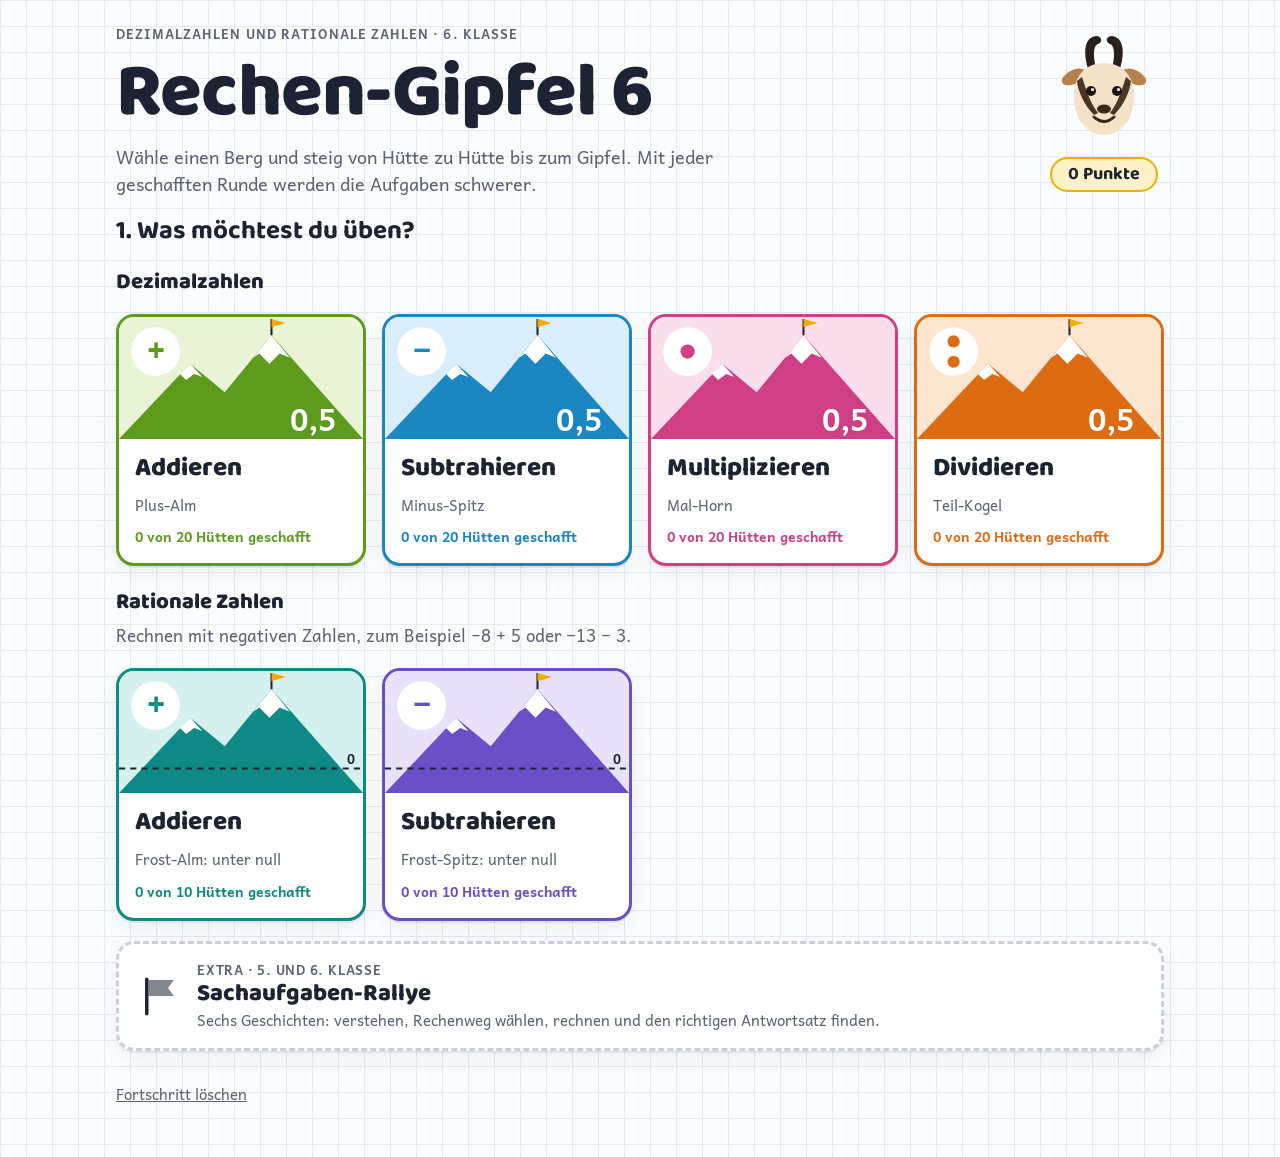
<file: index.html>
<!doctype html>
<html lang="de">
<head>
<meta charset="utf-8">
<meta name="viewport" content="width=device-width, initial-scale=1, viewport-fit=cover">
<title>Rechen-Gipfel 6</title>
<meta name="description" content="Digitale Lernwelt für die 6. Klasse der Mittelschule in Bayern: schriftlich rechnen und Kopfrechnen mit Dezimalzahlen, Addieren und Subtrahieren mit rationalen Zahlen.">
<link rel="preconnect" href="https://fonts.googleapis.com">
<link rel="preconnect" href="https://fonts.gstatic.com" crossorigin>
<link rel="stylesheet" href="https://fonts.googleapis.com/css2?family=Andika:wght@400;700&family=Baloo+2:wght@600;700;800&display=swap">
<link rel="stylesheet" href="css/style.css">
</head>
<body>
<div class="app">

  <!-- Startseite: Rechenart wählen -->
  <section id="screen-home" class="screen" aria-labelledby="home-title">
    <header class="hero">
      <div class="hero-text">
        <p class="eyebrow">Dezimalzahlen und rationale Zahlen · 6. Klasse</p>
        <h1 id="home-title">Rechen-Gipfel 6</h1>
        <p class="lead">Wähle einen Berg und steig von Hütte zu Hütte bis zum Gipfel. Mit jeder geschafften Runde werden die Aufgaben schwerer.</p>
      </div>
      <div class="hero-side">
        <div class="mascot" id="home-mascot" aria-hidden="true"></div>
        <div class="score-pill" id="home-points" aria-live="polite">0 Punkte</div>
      </div>
    </header>
    <h2 class="pick-title">1. Was möchtest du üben?</h2>
    <h3 class="world-title">Dezimalzahlen</h3>
    <div class="op-grid" id="op-grid"></div>
    <h3 class="world-title">Rationale Zahlen</h3>
    <p class="world-note">Rechnen mit negativen Zahlen, zum Beispiel −8 + 5 oder −13 − 3.</p>
    <div class="op-grid two" id="op-grid-rat"></div>
    <a class="extra-card" href="sachaufgaben-rallye.html">
      <svg class="extra-flag" viewBox="0 0 40 40" aria-hidden="true"><rect x="7" y="4" width="3" height="33" rx="1.5" fill="currentColor"/><path d="M10 6h22l-5 7 5 7H10z" fill="currentColor" opacity=".55"/></svg>
      <span class="extra-text"><span class="extra-kicker">Extra · 5. und 6. Klasse</span><span class="extra-name">Sachaufgaben-Rallye</span>
      <span class="extra-sub">Sechs Geschichten: verstehen, Rechenweg wählen, rechnen und den richtigen Antwortsatz finden.</span></span>
    </a>
    <footer class="home-foot">
      <button type="button" class="link-btn" id="reset-btn">Fortschritt löschen</button>
      <div id="reset-confirm" class="reset-confirm" hidden>
        <span>Wirklich alle Hütten und Punkte löschen?</span>
        <button type="button" class="btn small danger" id="reset-yes">Ja, löschen</button>
        <button type="button" class="btn small ghost" id="reset-no">Abbrechen</button>
      </div>
    </footer>
  </section>

  <!-- Verfahren wählen -->
  <section id="screen-mode" class="screen" hidden aria-labelledby="mode-title">
    <nav class="crumbs"><button type="button" class="back-btn" data-go="home">← Zurück</button><span id="mode-crumb"></span></nav>
    <h2 class="pick-title" id="mode-title">2. Wie möchtest du rechnen?</h2>
    <div class="choice-grid" id="mode-grid"></div>
  </section>

  <!-- Stufe wählen -->
  <section id="screen-stufe" class="screen" hidden aria-labelledby="stufe-title">
    <nav class="crumbs"><button type="button" class="back-btn" data-go="mode">← Zurück</button><span id="stufe-crumb"></span></nav>
    <h2 class="pick-title" id="stufe-title">3. Welche Stufe?</h2>
    <div class="choice-grid" id="stufe-grid"></div>
  </section>

  <!-- Üben -->
  <section id="screen-play" class="screen" hidden aria-labelledby="play-title">
    <div class="play-bar">
      <button type="button" class="back-btn" id="play-back">← Stufen</button>
      <div class="play-info">
        <span class="badge" id="play-path"></span>
        <span class="badge soft" id="play-level"></span>
      </div>
      <div class="play-score" id="play-points" aria-live="polite"></div>
    </div>
    <div class="dots" id="play-dots" aria-label="Fortschritt in dieser Runde"></div>

    <div class="play-main">
      <div class="task-card">
        <p class="task-kicker" id="play-kicker"></p>
        <h2 class="task-title" id="play-title"></h2>
        <div id="sach-box" class="sach" hidden></div>
        <div id="work" class="work"></div>
        <div id="hint-visual" class="hint-visual" hidden></div>
        <div id="answer-box" class="answer-box" hidden></div>
      </div>

      <aside class="side">
        <div class="coach">
          <div class="mascot small" id="play-mascot" aria-hidden="true"></div>
          <div class="bubble" id="bubble" aria-live="polite"></div>
        </div>
        <div class="pad" id="pad" aria-label="Zahlenfeld"></div>
        <div class="actions">
          <button type="button" class="btn ghost" id="hint-btn">Tipp</button>
          <button type="button" class="btn primary" id="check-btn">Prüfen</button>
        </div>
      </aside>
    </div>
  </section>

  <!-- Rundenende -->
  <section id="screen-done" class="screen" hidden aria-labelledby="done-title">
    <div class="done-card">
      <div class="mascot big" id="done-mascot" aria-hidden="true"></div>
      <h2 id="done-title"></h2>
      <div class="done-stars" id="done-stars"></div>
      <p id="done-text" class="lead"></p>
      <div class="done-trail" id="done-trail"></div>
      <div class="done-actions">
        <button type="button" class="btn primary" id="again-btn">Nächste Runde</button>
        <button type="button" class="btn ghost" id="to-stufe-btn">Andere Stufe</button>
        <button type="button" class="btn ghost" id="to-home-btn">Andere Rechenart</button>
      </div>
    </div>
  </section>

</div>
<canvas id="confetti" aria-hidden="true"></canvas>
<noscript><p class="noscript">Bitte JavaScript einschalten, damit die Lernwelt funktioniert.</p></noscript>
<script src="js/util.js"></script>
<script src="js/generators.js"></script>
<script src="js/specs.js"></script>
<script src="js/widgets.js"></script>
<script src="js/app.js"></script>
</body>
</html>
</file>
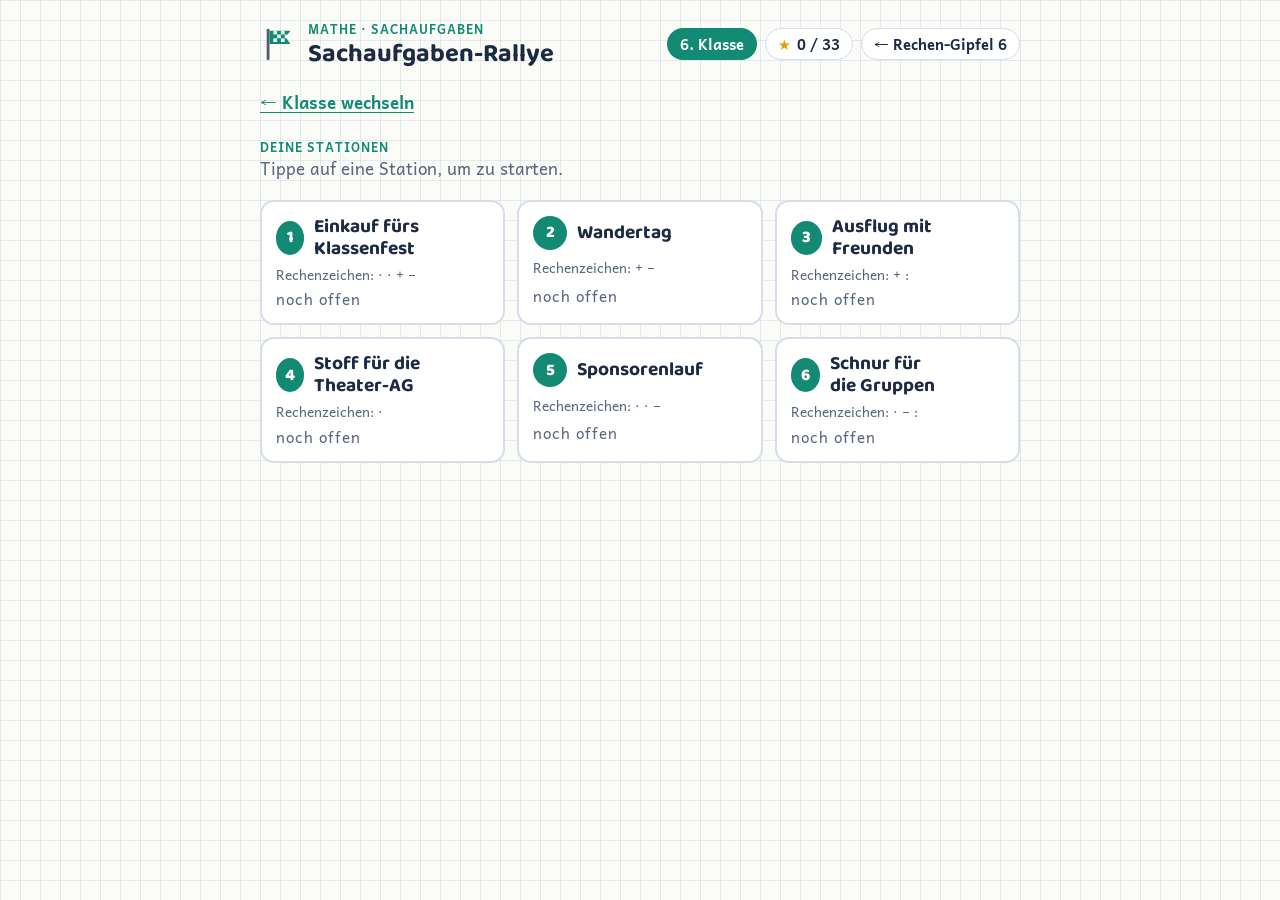
<file: sachaufgaben-rallye.html>
<!doctype html>
<html lang="de">
<head>
<meta charset="utf-8">
<meta name="viewport" content="width=device-width, initial-scale=1, viewport-fit=cover">
<title>Sachaufgaben-Rallye</title>
<link rel="preconnect" href="https://fonts.googleapis.com">
<link rel="preconnect" href="https://fonts.gstatic.com" crossorigin>
<link rel="stylesheet" href="https://fonts.googleapis.com/css2?family=Baloo+2:wght@600;700;800&family=Andika:wght@400;700&display=swap">
<meta name="lernwelt-home" content="index.html">
<meta name="lernwelt-name" content="Rechen-Gipfel 6">
<meta name="lernwelt-klasse" content="6">
<meta name="description" content="Sachaufgaben-Rallye: sechs Sachaufgaben, 5. Klasse mit ganzen Zahlen, 6. Klasse mit Kommazahlen.">
<style>
/* Layout: eine Spalte wie eine Heftseite auf Karopapier; Stationen als Rallye-Weg, Aufgabe als Schritt-für-Schritt-Karte */
:root { padding-top: env(safe-area-inset-top, 0px); padding-bottom: env(safe-area-inset-bottom, 0px);
  --paper: #fbfcf7;
  --grid: rgba(56, 110, 190, .12);
  --card: #ffffff;
  --ink: #1d2a44;
  --muted: #5a6680;
  --line: #d6deea;
  --blue: #1f56c8;
  --red: #c93d33;
  --red-bg: #fdeceb;
  --green: #1f7f52;
  --green-bg: #e6f5ec;
  --gold: #e3a008;
  --g5: #2e7fc1;
  --g6: #138a73;
  --accent: var(--g5);
  --font-display: "Baloo 2", "Trebuchet MS", system-ui, sans-serif;
  --font-body: "Andika", "Segoe UI", system-ui, sans-serif;
  --radius: 14px;
}
@media (prefers-color-scheme: dark) {
  :root:not([data-theme="light"]) {
    --paper: #131925; --grid: rgba(120, 160, 230, .09); --card: #1b2333; --ink: #e8edf7; --muted: #9aa6bd;
    --line: #2d3a52; --blue: #86aaff; --red: #ff8277; --red-bg: #3a2226; --green: #5fd39a; --green-bg: #1d3329;
    --gold: #f5c04a; --g5: #5aa8ec; --g6: #3cc4a7; color-scheme: dark;
  }
}
:root[data-theme="dark"] {
  --paper: #131925; --grid: rgba(120, 160, 230, .09); --card: #1b2333; --ink: #e8edf7; --muted: #9aa6bd;
  --line: #2d3a52; --blue: #86aaff; --red: #ff8277; --red-bg: #3a2226; --green: #5fd39a; --green-bg: #1d3329;
  --gold: #f5c04a; --g5: #5aa8ec; --g6: #3cc4a7; color-scheme: dark;
}
html, body { margin: 0; }
body {
  background-color: var(--paper);
  background-image:
    linear-gradient(var(--grid) 1px, transparent 1px),
    linear-gradient(90deg, var(--grid) 1px, transparent 1px);
  background-size: 20px 20px;
  color: var(--ink);
  font-family: var(--font-body);
  font-size: 17px;
  line-height: 1.5;
  padding-left: max(16px, env(safe-area-inset-left, 0px));
  padding-right: max(16px, env(safe-area-inset-right, 0px));
  padding-block: 20px 48px;
}
body.g6 { --accent: var(--g6); }
main { max-width: 760px; margin: 0 auto; display: flex; flex-direction: column; gap: 18px; }
h1, h2, h3 { font-family: var(--font-display); line-height: 1.15; margin: 0; text-wrap: balance; }
h1 { font-size: clamp(2rem, 6vw, 2.8rem); font-weight: 800; }
h2 { font-size: 1.6rem; font-weight: 700; }
h3 { font-size: 1.2rem; font-weight: 700; }
p { margin: 0; }
button { font: inherit; cursor: pointer; }
button:focus-visible, input:focus-visible { outline: 3px solid var(--accent); outline-offset: 2px; }
.muted { color: var(--muted); }
.eyebrow { font-size: .78rem; font-weight: 700; letter-spacing: .08em; text-transform: uppercase; color: var(--accent); }

/* Kopf */
.top { display: flex; align-items: center; justify-content: space-between; gap: 12px; flex-wrap: wrap; }
.brand { display: flex; align-items: center; gap: 10px; }
.flag { width: 38px; height: 38px; flex: none; }
.chip { display: inline-flex; align-items: center; gap: 6px; padding: 4px 12px; border-radius: 999px; font-weight: 700;
  background: var(--card); border: 1.5px solid var(--line); font-size: .92rem; }
a.chip { color: var(--ink); text-decoration: none; }
.chip.grade { background: var(--accent); color: #fff; border-color: transparent; }
.stars-count { color: var(--gold); }
.linkbtn { background: none; border: none; color: var(--accent); font-weight: 700; padding: 4px 0; text-decoration: underline; text-underline-offset: 3px; }

/* Start */
.hero { display: grid; gap: 14px; padding: 8px 0 4px; }
.hero p { max-width: 58ch; font-size: 1.05rem; }
.grade-pick { display: grid; grid-template-columns: repeat(auto-fit, minmax(220px, 1fr)); gap: 14px; }
.grade-btn { text-align: left; border: 2px solid var(--line); background: var(--card); border-radius: var(--radius); padding: 18px;
  display: grid; gap: 6px; color: var(--ink); transition: transform .15s, border-color .15s; }
.grade-btn:hover { transform: translateY(-2px); }
.grade-btn .big { font-family: var(--font-display); font-weight: 800; font-size: 2.2rem; line-height: 1; }
.grade-btn.b5 .big { color: var(--g5); } .grade-btn.b6 .big { color: var(--g6); }
.grade-btn.b5:hover { border-color: var(--g5); } .grade-btn.b6:hover { border-color: var(--g6); }
.how { background: var(--card); border: 1.5px dashed var(--line); border-radius: var(--radius); padding: 14px 16px; }
.how ol { margin: 6px 0 0; padding-left: 1.3em; display: grid; gap: 2px; }

/* Karte der Stationen */
.trail { display: grid; grid-template-columns: repeat(auto-fit, minmax(210px, 1fr)); gap: 12px; counter-reset: st; }
.station { position: relative; text-align: left; background: var(--card); border: 2px solid var(--line); border-radius: var(--radius);
  padding: 14px 14px 12px; display: grid; gap: 4px; color: var(--ink); min-width: 0; }
.station:hover { border-color: var(--accent); }
.station .num { font-family: var(--font-display); font-weight: 800; font-size: 1.05rem; width: 34px; height: 34px; border-radius: 50%;
  display: grid; place-items: center; background: var(--accent); color: #fff; }
.station.done { border-color: var(--green); }
.station.done .num { background: var(--green); }
.station .row { display: flex; align-items: center; gap: 10px; }
.station .stars { font-size: .95rem; letter-spacing: 1px; color: var(--gold); min-height: 1.4em; }
.station .ops { font-size: .85rem; color: var(--muted); }

/* Aufgabe */
.story { background: var(--card); border: 2px solid var(--line); border-radius: var(--radius); padding: 18px 18px 16px; display: grid; gap: 10px; }
.story .text { font-size: 1.18rem; line-height: 1.6; }
.story .text b { color: var(--accent); }
.together { font-size: .9rem; color: var(--muted); display: flex; gap: 8px; align-items: flex-start; }
.phases { display: grid; gap: 12px; }
.phase { background: var(--card); border: 2px solid var(--line); border-radius: var(--radius); padding: 14px 16px; display: grid; gap: 10px; }
.phase.active { border-color: var(--accent); box-shadow: 0 6px 0 -2px color-mix(in srgb, var(--accent) 25%, transparent); }
.phase.locked { opacity: .5; }
.phase-head { display: flex; align-items: center; gap: 10px; }
.phase-head .pn { width: 28px; height: 28px; border-radius: 50%; display: grid; place-items: center; font-weight: 700;
  background: var(--paper); border: 2px solid var(--line); font-size: .9rem; flex: none; }
.phase.active .pn { background: var(--accent); border-color: var(--accent); color: #fff; }
.phase.ok .pn { background: var(--green); border-color: var(--green); color: #fff; }
.phase-head h3 { flex: 1; }
.phase-head .star { color: var(--gold); font-size: 1.1rem; }
.choices { display: grid; gap: 8px; }
.choice { text-align: left; padding: 11px 14px; border-radius: 10px; border: 2px solid var(--line); background: var(--paper); color: var(--ink); line-height: 1.4; }
.choice:hover:not(:disabled) { border-color: var(--accent); }
.choice.right { border-color: var(--green); background: var(--green-bg); }
.choice.wrong { border-color: var(--red); background: var(--red-bg); text-decoration: line-through; text-decoration-color: var(--red); }
.choice:disabled { cursor: default; }
.summary { font-weight: 700; }
.summary.ok { color: var(--green); }

/* Rechnung im Heft-Look */
.heft { border-radius: 10px; border: 1.5px solid var(--line); padding: 10px 14px;
  background-color: var(--paper);
  background-image: linear-gradient(var(--grid) 1px, transparent 1px), linear-gradient(90deg, var(--grid) 1px, transparent 1px);
  background-size: 18px 18px; display: grid; gap: 4px; font-variant-numeric: tabular-nums; }
.heft .ln { font-size: 1.1rem; color: var(--blue); font-weight: 700; }
.heft .lab { color: var(--muted); font-weight: 400; font-size: .9rem; }
.calc { display: grid; gap: 8px; }
.calc label { font-weight: 700; }
.inrow { display: flex; gap: 8px; align-items: center; flex-wrap: wrap; }
.inrow input { font: inherit; font-size: 1.2rem; width: 9.5em; max-width: 100%; padding: 8px 12px; border-radius: 10px;
  border: 2px solid var(--line); background: var(--paper); color: var(--ink); font-variant-numeric: tabular-nums; }
.inrow input.bad { border-color: var(--red); }
.unit { font-weight: 700; font-size: 1.1rem; }
.btn { border: none; border-radius: 10px; padding: 10px 18px; font-weight: 700; background: var(--accent); color: #fff; }
.btn.ghost { background: transparent; color: var(--accent); border: 2px solid var(--accent); }
.btn:disabled { opacity: .5; cursor: default; }
.fb { font-weight: 700; min-height: 1.5em; }
.fb.no { color: var(--red); }
.fb.yes { color: var(--green); }
.tip { font-size: .95rem; background: var(--paper); border-left: 4px solid var(--gold); padding: 6px 10px; border-radius: 4px; }
.navrow { display: flex; justify-content: space-between; gap: 10px; flex-wrap: wrap; align-items: center; }

/* Ziel */
.finish { background: var(--card); border: 2px solid var(--accent); border-radius: var(--radius); padding: 22px; display: grid; gap: 14px; text-align: center; }
.finish .bigstars { font-family: var(--font-display); font-size: 3rem; font-weight: 800; color: var(--gold); line-height: 1; }
.finish table { width: 100%; border-collapse: collapse; text-align: left; font-variant-numeric: tabular-nums; }
.finish td { padding: 6px 4px; border-bottom: 1px solid var(--line); }
.finish td:last-child { text-align: right; color: var(--gold); white-space: nowrap; }
.tablewrap { overflow-x: auto; }

@keyframes pop { 0% { transform: scale(.6); opacity: 0 } 70% { transform: scale(1.15) } 100% { transform: scale(1); opacity: 1 } }
.pop { animation: pop .35s ease-out; display: inline-block; }
@media (prefers-reduced-motion: reduce) { .pop { animation: none; } .grade-btn { transition: none; } }
</style>
</head>
<body>
<main id="app" aria-live="polite"></main>

<script>
// ---------------- Daten: gleiche Geschichten, 5 = ganze Zahlen, 6 = Kommazahlen ----------------
const TASKS = [
  {
    title: 'Einkauf fürs Klassenfest', ops: '· · + −',
    text: {
      5: 'Die Klasse kauft für das Klassenfest <b>6 Kisten</b> Apfelsaft zu je <b>14 €</b> und <b>3 Pakete</b> Becher zu je <b>4 €</b>. Sie bezahlt mit einem <b>100-€-Schein</b>. Wie viel Wechselgeld bekommt sie?',
      6: 'Die Klasse kauft für das Klassenfest <b>6 Kisten</b> Apfelsaft zu je <b>13,49 €</b> und <b>3 Pakete</b> Becher zu je <b>2,85 €</b>. Sie bezahlt mit einem <b>100-€-Schein</b>. Wie viel Wechselgeld bekommt sie?'
    },
    gesucht: ['Wie viel Wechselgeld die Klasse bekommt', 'Wie viel der Apfelsaft kostet', 'Wie viele Becher die Klasse kauft'],
    plan: ['Saft berechnen (·) → Becher berechnen (·) → beides addieren (+) → von 100 € abziehen (−)',
           'Saft und Becher addieren (+) → von 100 € abziehen (−)',
           '100 € durch 6 teilen (:) → Becher abziehen (−)'],
    steps: {
      5: [['Wie viel kostet der Apfelsaft?', '14 € · 6', 84, '€'], ['Wie viel kosten die Becher?', '4 € · 3', 12, '€'],
          ['Wie viel kostet alles zusammen?', '84 € + 12 €', 96, '€'], ['Wie viel Wechselgeld gibt es?', '100 € − 96 €', 4, '€']],
      6: [['Wie viel kostet der Apfelsaft?', '13,49 € · 6', 80.94, '€'], ['Wie viel kosten die Becher?', '2,85 € · 3', 8.55, '€'],
          ['Wie viel kostet alles zusammen?', '80,94 € + 8,55 €', 89.49, '€'], ['Wie viel Wechselgeld gibt es?', '100,00 € − 89,49 €', 10.51, '€']]
    },
    answer: {
      5: ['Die Klasse bekommt 4 € Wechselgeld.', 'Die Klasse bekommt 96 € Wechselgeld.', 'Der Einkauf kostet 4 €.'],
      6: ['Die Klasse bekommt 10,51 € Wechselgeld.', 'Die Klasse bekommt 89,49 € Wechselgeld.', 'Der Einkauf kostet 10,51 €.']
    }
  },
  {
    title: 'Wandertag', ops: '+ −',
    text: {
      5: 'Die Klasse will am Wandertag <b>12 500 m</b> wandern. Am Vormittag schafft sie <b>4 875 m</b>, am Nachmittag <b>3 960 m</b>. Wie viele Meter fehlen noch bis zum Ziel?',
      6: 'Die Klasse will am Wandertag <b>12,5 km</b> wandern. Am Vormittag schafft sie <b>4,875 km</b>, am Nachmittag <b>3,96 km</b>. Wie viele Kilometer fehlen noch bis zum Ziel?'
    },
    gesucht: ['Wie weit es noch bis zum Ziel ist', 'Wie weit die Klasse am Vormittag wandert', 'Wie lange die Wanderung dauert'],
    plan: ['Vormittag und Nachmittag addieren (+) → vom Ziel abziehen (−)',
           'Vom Ziel nur den Vormittag abziehen (−) → fertig',
           'Vormittag mal Nachmittag rechnen (·) → vom Ziel abziehen (−)'],
    steps: {
      5: [['Wie weit ist die Klasse schon gewandert?', '4 875 m + 3 960 m', 8835, 'm'], ['Wie viele Meter fehlen noch?', '12 500 m − 8 835 m', 3665, 'm']],
      6: [['Wie weit ist die Klasse schon gewandert?', '4,875 km + 3,96 km', 8.835, 'km'], ['Wie viele Kilometer fehlen noch?', '12,5 km − 8,835 km', 3.665, 'km']]
    },
    answer: {
      5: ['Es fehlen noch 3 665 m bis zum Ziel.', 'Es fehlen noch 8 835 m bis zum Ziel.', 'Die Klasse ist schon am Ziel.'],
      6: ['Es fehlen noch 3,665 km bis zum Ziel.', 'Es fehlen noch 8,835 km bis zum Ziel.', 'Die Klasse ist schon am Ziel.']
    }
  },
  {
    title: 'Ausflug mit Freunden', ops: '+ :',
    text: {
      5: '<b>Vier Freunde</b> machen einen Ausflug. Die Zugfahrt kostet zusammen <b>96 €</b>, der Eintritt in den Freizeitpark <b>76 €</b>. Sie teilen sich alle Kosten gerecht. Wie viel muss jeder bezahlen?',
      6: '<b>Vier Freunde</b> machen einen Ausflug. Die Zugfahrt kostet zusammen <b>96,40 €</b>, der Eintritt in den Freizeitpark <b>75,80 €</b>. Sie teilen sich alle Kosten gerecht. Wie viel muss jeder bezahlen?'
    },
    gesucht: ['Wie viel jeder Freund bezahlen muss', 'Wie viel der Ausflug insgesamt kostet', 'Wie viel die Zugfahrt für einen kostet'],
    plan: ['Zug und Eintritt addieren (+) → durch 4 teilen (:)',
           'Nur die Zugfahrt durch 4 teilen (:) → fertig',
           'Zug und Eintritt addieren (+) → mal 4 rechnen (·)'],
    steps: {
      5: [['Wie viel kostet der Ausflug insgesamt?', '96 € + 76 €', 172, '€'], ['Wie viel muss jeder bezahlen?', '172 € : 4', 43, '€']],
      6: [['Wie viel kostet der Ausflug insgesamt?', '96,40 € + 75,80 €', 172.2, '€'], ['Wie viel muss jeder bezahlen?', '172,20 € : 4', 43.05, '€']]
    },
    answer: {
      5: ['Jeder muss 43 € bezahlen.', 'Jeder muss 172 € bezahlen.', 'Alle zusammen bezahlen 43 €.'],
      6: ['Jeder muss 43,05 € bezahlen.', 'Jeder muss 172,20 € bezahlen.', 'Alle zusammen bezahlen 43,05 €.']
    }
  },
  {
    title: 'Stoff für die Theater-AG', ops: '·',
    text: {
      5: 'Die Theater-AG braucht Stoff für die Kostüme. Sie kauft <b>45 m</b> Stoff. <b>1 m</b> kostet <b>12 €</b>. Wie viel muss die AG bezahlen?',
      6: 'Die Theater-AG braucht Stoff für die Kostüme. Sie kauft <b>4,5 m</b> Stoff. <b>1 m</b> kostet <b>12,80 €</b>. Wie viel muss die AG bezahlen?'
    },
    gesucht: ['Wie viel die AG für den Stoff bezahlen muss', 'Wie viele Meter Stoff die AG braucht', 'Wie viele Kostüme die AG näht'],
    plan: ['Preis für 1 m mal Anzahl der Meter (·)',
           'Preis für 1 m plus Anzahl der Meter (+)',
           'Preis für 1 m geteilt durch Anzahl der Meter (:)'],
    steps: {
      5: [['Wie viel kostet der Stoff?', '12 € · 45', 540, '€']],
      6: [['Wie viel kostet der Stoff?', '12,80 € · 4,5', 57.6, '€']]
    },
    answer: {
      5: ['Die AG muss 540 € bezahlen.', 'Die AG muss 57 € bezahlen.', 'Die AG kauft 540 m Stoff.'],
      6: ['Die AG muss 57,60 € bezahlen.', 'Die AG muss 17,30 € bezahlen.', 'Die AG muss 576 € bezahlen.']
    }
  },
  {
    title: 'Sponsorenlauf', ops: '· · −',
    text: {
      5: 'Beim Sponsorenlauf läuft Lisa <b>18 Runden</b>. Ihr Opa zahlt für jede Runde <b>3 €</b>. Tom läuft <b>23 Runden</b>. Seine Tante zahlt für jede Runde <b>2 €</b>. Wer erläuft mehr Geld? Wie viel mehr?',
      6: 'Beim Sponsorenlauf läuft Lisa <b>18 Runden</b>. Ihr Opa zahlt für jede Runde <b>1,25 €</b>. Tom läuft <b>23 Runden</b>. Seine Tante zahlt für jede Runde <b>0,95 €</b>. Wer erläuft mehr Geld? Wie viel mehr?'
    },
    gesucht: ['Wer mehr Geld erläuft und wie viel mehr', 'Wie viele Runden Lisa läuft', 'Wie viel Geld beide zusammen erlaufen'],
    plan: ['Lisas Geld berechnen (·) → Toms Geld berechnen (·) → Unterschied berechnen (−)',
           'Die Runden vergleichen (−) → fertig',
           'Lisas Geld berechnen (·) → Toms Geld berechnen (·) → zusammenrechnen (+)'],
    steps: {
      5: [['Wie viel Geld erläuft Lisa?', '3 € · 18', 54, '€'], ['Wie viel Geld erläuft Tom?', '2 € · 23', 46, '€'], ['Wie groß ist der Unterschied?', '54 € − 46 €', 8, '€']],
      6: [['Wie viel Geld erläuft Lisa?', '1,25 € · 18', 22.5, '€'], ['Wie viel Geld erläuft Tom?', '0,95 € · 23', 21.85, '€'], ['Wie groß ist der Unterschied?', '22,50 € − 21,85 €', 0.65, '€']]
    },
    answer: {
      5: ['Lisa erläuft 8 € mehr als Tom.', 'Tom erläuft 8 € mehr als Lisa.', 'Tom läuft mehr Runden, also erläuft er mehr Geld.'],
      6: ['Lisa erläuft 0,65 € mehr als Tom.', 'Tom erläuft 0,65 € mehr als Lisa.', 'Tom läuft mehr Runden, also erläuft er mehr Geld.']
    }
  },
  {
    title: 'Schnur für die Gruppen', ops: '· − :',
    text: {
      5: 'Der Hausmeister hat <b>1 000 m</b> Schnur. Er schneidet <b>8 Stücke</b> zu je <b>85 m</b> ab. Den Rest verteilt er gerecht auf <b>5 Gruppen</b>. Wie viele Meter Schnur bekommt jede Gruppe?',
      6: 'Der Hausmeister hat <b>100 m</b> Schnur. Er schneidet <b>8 Stücke</b> zu je <b>8,45 m</b> ab. Den Rest verteilt er gerecht auf <b>5 Gruppen</b>. Wie viele Meter Schnur bekommt jede Gruppe?'
    },
    gesucht: ['Wie viele Meter Schnur jede Gruppe bekommt', 'Wie viele Stücke der Hausmeister abschneidet', 'Wie lang ein abgeschnittenes Stück ist'],
    plan: ['Abgeschnittene Schnur berechnen (·) → Rest berechnen (−) → Rest auf 5 Gruppen verteilen (:)',
           'Die ganze Schnur durch 5 teilen (:) → fertig',
           'Abgeschnittene Schnur berechnen (·) → durch 5 teilen (:)'],
    steps: {
      5: [['Wie viel Schnur schneidet er ab?', '85 m · 8', 680, 'm'], ['Wie viel Schnur bleibt übrig?', '1 000 m − 680 m', 320, 'm'], ['Wie viel bekommt jede Gruppe?', '320 m : 5', 64, 'm']],
      6: [['Wie viel Schnur schneidet er ab?', '8,45 m · 8', 67.6, 'm'], ['Wie viel Schnur bleibt übrig?', '100 m − 67,6 m', 32.4, 'm'], ['Wie viel bekommt jede Gruppe?', '32,4 m : 5', 6.48, 'm']]
    },
    answer: {
      5: ['Jede Gruppe bekommt 64 m Schnur.', 'Jede Gruppe bekommt 320 m Schnur.', 'Jede Gruppe bekommt 200 m Schnur.'],
      6: ['Jede Gruppe bekommt 6,48 m Schnur.', 'Jede Gruppe bekommt 32,4 m Schnur.', 'Jede Gruppe bekommt 20 m Schnur.']
    }
  }
];

// ---------------- Hilfen ----------------
const $ = (s, r = document) => r.querySelector(s);
const STORE = 'sachaufgaben-rallye-v1';
function load() { try { return JSON.parse(localStorage.getItem(STORE)) || {}; } catch (e) { return {}; } }
function save() { try { localStorage.setItem(STORE, JSON.stringify(S.saved)); } catch (e) {} }

function fmt(n, grade) {
  // deutsche Schreibweise; Geldbeträge mit 2 Nachkommastellen in Jgst. 6
  let s;
  if (grade === 6 && !Number.isInteger(n) && String(n).split('.')[1].length === 1 && S.cur && S.cur.unit === '€') s = n.toFixed(2);
  else s = String(Math.round(n * 1000) / 1000);
  let [ip, fp] = s.split('.');
  ip = ip.replace(/\B(?=(\d{3})+(?!\d))/g, ' ');
  return fp ? ip + ',' + fp : ip;
}
function parseInput(raw, grade) {
  let s = String(raw).trim().replace(/[\s  ]/g, '').replace(/(€|km|m)$/i, '');
  if (grade === 5) s = s.replace(/\.(?=\d{3}(\D|$))/g, '');   // 8.835 → 8835 (Tausenderpunkt)
  s = s.replace(',', '.');
  if (!/^-?\d+(\.\d+)?$/.test(s)) return NaN;
  return Number(s);
}
function shuffle(arr, seed) {
  const a = arr.map((v, i) => ({ v, i }));
  let x = seed * 9301 + 49297;
  for (let i = a.length - 1; i > 0; i--) { x = (x * 9301 + 49297) % 233280; const j = Math.floor(x / 233280 * (i + 1)); [a[i], a[j]] = [a[j], a[i]]; }
  return a;
}
function maxStars(t, g) { return 3 + t.steps[g].length; }

// ---------------- Zustand ----------------
const S = { grade: null, view: 'start', saved: load(), task: null, cur: null };
function prog(g) { S.saved[g] = S.saved[g] || {}; return S.saved[g]; }

function setGrade(g) {
  S.grade = g;
  document.body.classList.toggle('g6', g === 6);
  S.view = 'map'; render();
}

// ---------------- Ansichten ----------------
function render() {
  const app = $('#app');
  if (S.view === 'start') app.innerHTML = viewStart();
  else if (S.view === 'map') app.innerHTML = viewMap();
  else if (S.view === 'task') { app.innerHTML = viewTask(); bindTask(); }
  else if (S.view === 'finish') app.innerHTML = viewFinish();
  bindCommon();
  window.scrollTo({ top: 0 });
}

const FLAG = `<svg class="flag" viewBox="0 0 40 40" aria-hidden="true"><rect x="7" y="4" width="3" height="33" rx="1.5" fill="currentColor" opacity=".75"/>
<path d="M10 6h22l-5 7 5 7H10z" fill="var(--accent)"/><path d="M14 6h4v4h-4zM22 6h4v4h-4zM18 10h4v4h-4zM26 10h4v4h-4zM14 14h4v4h-4zM22 14h4v4h-4z" fill="var(--card)" opacity=".85"/></svg>`;

function totalStars(g) {
  return TASKS.reduce((s, t, i) => s + ((prog(g)[i] || {}).stars || 0), 0);
}
function totalMax(g) { return TASKS.reduce((s, t) => s + maxStars(t, g), 0); }

const META = n => (document.querySelector(`meta[name="${n}"]`) || {}).content;
const HOME = META('lernwelt-home'), HOME_NAME = META('lernwelt-name') || 'Lernwelt';
function header(right = '') {
  const home = HOME ? `<a class="chip" href="${HOME}">← ${HOME_NAME}</a>` : '';
  return `<div class="top"><div class="brand">${FLAG}<div><div class="eyebrow">Mathe · Sachaufgaben</div>
  <h2>Sachaufgaben-Rallye</h2></div></div><div class="inrow">${right}${home}</div></div>`;
}

function viewStart() {
  return `${header()}
  <section class="hero">
    <h1>Lesen. Verstehen. Rechnen.</h1>
    <p>Sechs Stationen, sechs Geschichten. Bei jeder Station klärst du zuerst, was gesucht ist, und wählst den richtigen Rechenweg. Dann rechnest du Schritt für Schritt und findest den passenden Antwortsatz.</p>
  </section>
  <div class="grade-pick">
    <button class="grade-btn b5" data-grade="5" id="pick5"><span class="big">5. Klasse</span><span>Ganze Zahlen</span>
      <span class="muted">${totalStars(5)} von ${totalMax(5)} ★ gesammelt</span></button>
    <button class="grade-btn b6" data-grade="6" id="pick6"><span class="big">6. Klasse</span><span>Kommazahlen</span>
      <span class="muted">${totalStars(6)} von ${totalMax(6)} ★ gesammelt</span></button>
  </div>
  <div class="how"><b>So geht die Rallye</b>
    <ol>
      <li>Lest die Geschichte gemeinsam und besprecht: Worum geht es?</li>
      <li>Wähle aus, was gesucht ist.</li>
      <li>Wähle den richtigen Rechenweg.</li>
      <li>Rechne in deinem Heft und tippe die Ergebnisse ein.</li>
      <li>Wähle den richtigen Antwortsatz.</li>
    </ol>
    <p class="muted" style="margin-top:8px">Klappt ein Schritt beim ersten Versuch, bekommst du einen ★.</p>
  </div>`;
}

function viewMap() {
  const g = S.grade, p = prog(g);
  const cards = TASKS.map((t, i) => {
    const r = p[i] || {};
    const st = r.done ? '★'.repeat(r.stars) + '<span class="muted">' + '☆'.repeat(maxStars(t, g) - r.stars) + '</span>' : '';
    return `<button class="station ${r.done ? 'done' : ''}" data-open="${i}" id="st${i}">
      <div class="row"><span class="num">${r.done ? '✓' : i + 1}</span><h3>${t.title}</h3></div>
      <div class="ops">Rechenzeichen: ${t.ops}</div>
      <div class="stars" aria-label="${r.stars || 0} Sterne">${st || '<span class="muted">noch offen</span>'}</div>
    </button>`;
  }).join('');
  const allDone = TASKS.every((t, i) => (p[i] || {}).done);
  return `${header(`<span class="chip grade">${g}. Klasse</span><span class="chip"><span class="stars-count">★</span> ${totalStars(g)} / ${totalMax(g)}</span>`)}
  <div class="navrow"><button class="linkbtn" data-go="start">← Klasse wechseln</button>
    ${allDone ? '<button class="btn" data-go="finish">Zum Ziel 🏁</button>' : ''}</div>
  <div><div class="eyebrow">Deine Stationen</div><p class="muted">Tippe auf eine Station, um zu starten.</p></div>
  <div class="trail">${cards}</div>`;
}

function startTask(i) {
  const t = TASKS[i], g = S.grade;
  S.task = { i, phase: 0, step: 0, stars: 0, tries: 0, done: [], wrong: {}, gOrder: shuffle(t.gesucht, i + 1), pOrder: shuffle(t.plan, i + 7),
             aOrder: shuffle(t.answer[g], i + 13), results: [] };
  S.view = 'task'; render();
}

function viewTask() {
  const T = S.task, t = TASKS[T.i], g = S.grade;
  const steps = t.steps[g];
  const ph = (n, title, body, summary) => {
    const cls = T.phase === n ? 'active' : (T.phase > n ? 'ok' : 'locked');
    const star = T.done[n] === true ? '<span class="star pop">★</span>' : '';
    return `<section class="phase ${cls}" aria-label="${title}">
      <div class="phase-head"><span class="pn">${T.phase > n ? '✓' : n + 1}</span><h3>${title}</h3>${star}</div>
      ${T.phase === n ? body : (T.phase > n ? `<p class="summary ok">${summary}</p>` : '')}</section>`;
  };
  const choiceList = (order, key) => order.map(o => {
    const w = (T.wrong[key] || []).includes(o.i);
    return `<button class="choice ${w ? 'wrong' : ''}" data-choice="${o.i}" data-key="${key}" ${w ? 'disabled' : ''}>${o.v}</button>`;
  }).join('');

  // Phase 3: Rechnen
  let heft = T.results.map((r, k) => `<div class="ln"><span class="lab">${steps[k][0]}</span><br>${steps[k][1]} = ${fmtVal(steps[k][2], steps[k][3])}</div>`).join('');
  let calcBody = '';
  if (T.phase === 2) {
    const s = steps[T.step];
    S.cur = { unit: s[3] };
    const tip = T.tries >= 2 ? `<p class="tip"><b>Tipp:</b> Rechne ${s[1]}.</p>` : '';
    calcBody = `${heft ? `<div class="heft">${heft}</div>` : ''}
      <form class="calc" id="calcform" autocomplete="off">
        <label for="ans">${s[0]}</label>
        <div class="inrow"><input id="ans" inputmode="decimal" aria-describedby="fb" placeholder="Ergebnis"><span class="unit">${s[3]}</span>
          <button class="btn" type="submit">Prüfen</button></div>
        <p class="fb ${T.fbClass || ''}" id="fb">${T.fb || ''}</p>${tip}
      </form>
      <p class="muted">Rechne schriftlich in deinem Heft. Schritt ${T.step + 1} von ${steps.length}.</p>`;
  }
  const finished = T.phase > 3;
  return `${header(`<span class="chip grade">${g}. Klasse</span><span class="chip"><span class="stars-count">★</span> ${T.stars} / ${maxStars(t, g)}</span>`)}
  <div class="navrow"><button class="linkbtn" data-go="map">← Alle Stationen</button><span class="muted">Station ${T.i + 1} von ${TASKS.length}</span></div>
  <article class="story">
    <div class="eyebrow">Station ${T.i + 1}</div>
    <h2>${t.title}</h2>
    <p class="text">${t.text[g]}</p>
    <p class="together">💬 <span>Erst gemeinsam lesen und besprechen: Worum geht es? Dann allein lösen.</span></p>
  </article>
  <div class="phases">
    ${ph(0, 'Was ist gesucht?', `<div class="choices">${choiceList(T.gOrder, 'g')}</div><p class="fb no">${T.fb || ''}</p>`, t.gesucht[0])}
    ${ph(1, 'Welcher Rechenweg passt?', `<div class="choices">${choiceList(T.pOrder, 'p')}</div><p class="fb no">${T.fb || ''}</p>`, t.plan[0])}
    ${ph(2, 'Rechnen', calcBody, `<div class="heft">${heft}</div>`)}
    ${ph(3, 'Welcher Antwortsatz stimmt?', `<div class="choices">${choiceList(T.aOrder, 'a')}</div><p class="fb no">${T.fb || ''}</p>`, 'A: ' + t.answer[g][0])}
  </div>
  ${finished ? `<div class="finish"><div class="bigstars pop">${'★'.repeat(T.stars)}<span class="muted" style="font-size:2rem">${'☆'.repeat(maxStars(t, g) - T.stars)}</span></div>
     <h2>Station geschafft!</h2><p class="muted">Du hast ${T.stars} von ${maxStars(t, g)} Sternen gesammelt.</p>
     <div class="navrow" style="justify-content:center">
       <button class="btn ghost" data-retry="${T.i}">Station wiederholen</button>
       ${T.i + 1 < TASKS.length ? `<button class="btn" data-open="${T.i + 1}">Nächste Station →</button>` : '<button class="btn" data-go="finish">Zum Ziel 🏁</button>'}
     </div></div>` : ''}`;
}

function fmtVal(v, unit) {
  let s;
  if (unit === '€' && S.grade === 6) s = v.toFixed(2);
  else s = String(Math.round(v * 1000) / 1000);
  let [ip, fp] = s.split('.');
  ip = ip.replace(/\B(?=(\d{3})+(?!\d))/g, ' ');
  return (fp ? ip + ',' + fp : ip) + ' ' + unit;
}

function bindTask() {
  const T = S.task, t = TASKS[T.i], g = S.grade;
  document.querySelectorAll('[data-choice]').forEach(b => b.addEventListener('click', () => {
    const key = b.dataset.key, idx = +b.dataset.choice;
    if (idx === 0) {
      if (!(T.wrong[key] || []).length) { T.stars++; T.done[T.phase] = true; }
      T.phase++; T.fb = ''; T.tries = 0;
      if (T.phase > 3) finishTask();
      render();
      const act = document.querySelector('.phase.active') || document.querySelector('.finish');
      if (act) act.scrollIntoView({ behavior: matchMedia('(prefers-reduced-motion: reduce)').matches ? 'auto' : 'smooth', block: 'center' });
      const inp = $('#ans'); if (inp) inp.focus({ preventScroll: true });
    } else {
      (T.wrong[key] = T.wrong[key] || []).push(idx);
      T.fb = key === 'g' ? 'Noch nicht. Lies die Frage am Ende der Geschichte noch einmal.'
           : key === 'p' ? 'Noch nicht. Überlege: Was musst du zuerst ausrechnen?'
           : 'Noch nicht. Passt die Zahl? Passt die Einheit? Beantwortet der Satz die Frage?';
      render();
      const act = document.querySelector('.phase.active'); if (act) act.scrollIntoView({ block: 'center' });
    }
  }));
  const f = $('#calcform');
  if (f) f.addEventListener('submit', e => {
    e.preventDefault();
    const s = t.steps[g][T.step];
    const raw = $('#ans').value;
    const v = parseInput(raw, g);
    if (raw.trim() === '') { T.fb = 'Tippe zuerst ein Ergebnis ein.'; T.fbClass = 'no'; render(); $('#ans').focus(); return; }
    if (Number.isNaN(v)) { T.fb = 'Schreibe nur die Zahl, zum Beispiel ' + (g === 6 ? '12,75' : '348') + '.'; T.fbClass = 'no'; render(); $('#ans').focus(); return; }
    if (Math.abs(v - s[2]) < 1e-6) {
      if (T.tries === 0) T.stars++;
      T.results.push(v); T.tries = 0; T.fb = ''; T.fbClass = '';
      T.step++;
      if (T.step >= t.steps[g].length) { T.done[2] = T.results.length && !T.calcMiss; T.phase = 3; }
      render();
      const act = document.querySelector('.phase.active'); if (act) act.scrollIntoView({ block: 'center' });
      const inp = $('#ans'); if (inp) inp.focus({ preventScroll: true });
    } else {
      T.tries++; T.calcMiss = true;
      T.fb = T.tries >= 2 ? 'Noch nicht richtig. Schau dir den Tipp an.' : 'Noch nicht richtig. Rechne noch einmal nach' + (g === 6 ? ' – Komma unter Komma!' : '.');
      T.fbClass = 'no';
      render();
      const inp = $('#ans'); if (inp) { inp.value = raw; inp.classList.add('bad'); inp.focus(); inp.select(); }
    }
  });
}

function finishTask() {
  const T = S.task, p = prog(S.grade);
  const old = p[T.i] || {};
  p[T.i] = { done: true, stars: Math.max(T.stars, old.stars || 0) };
  save();
}

function viewFinish() {
  const g = S.grade, p = prog(g);
  const rows = TASKS.map((t, i) => `<tr><td>${i + 1}. ${t.title}</td><td>${'★'.repeat((p[i] || {}).stars || 0)}<span class="muted">${'☆'.repeat(maxStars(t, g) - ((p[i] || {}).stars || 0))}</span></td></tr>`).join('');
  const ts = totalStars(g), tm = totalMax(g);
  const msg = ts >= tm * 0.85 ? 'Super! Du bist ein echter Sachaufgaben-Profi.' : ts >= tm * 0.6 ? 'Gut gemacht! Wiederhole die Stationen mit wenigen Sternen.' : 'Du hast es geschafft! Übe die Stationen noch einmal – dann klappt es beim ersten Versuch.';
  return `${header(`<span class="chip grade">${g}. Klasse</span>`)}
  <div class="finish">
    <div class="eyebrow">Ziel erreicht</div>
    <div class="bigstars pop">★ ${ts} / ${tm}</div>
    <h2>${msg}</h2>
    <div class="tablewrap"><table>${rows}</table></div>
    <div class="navrow" style="justify-content:center">
      <button class="btn ghost" data-go="map">Zu den Stationen</button>
      <button class="btn ghost" data-reset="${g}" id="resetbtn">Rallye neu starten</button>
    </div>
  </div>`;
}

function bindCommon() {
  document.querySelectorAll('[data-grade]').forEach(b => b.addEventListener('click', () => setGrade(+b.dataset.grade)));
  document.querySelectorAll('[data-open]').forEach(b => b.addEventListener('click', () => startTask(+b.dataset.open)));
  document.querySelectorAll('[data-retry]').forEach(b => b.addEventListener('click', () => startTask(+b.dataset.retry)));
  document.querySelectorAll('[data-go]').forEach(b => b.addEventListener('click', () => {
    S.view = b.dataset.go;
    if (S.view === 'start') document.body.classList.remove('g6');
    render();
  }));
  document.querySelectorAll('[data-reset]').forEach(b => b.addEventListener('click', () => {
    if (b.dataset.confirm) { S.saved[S.grade] = {}; save(); S.view = 'map'; render(); }
    else { b.dataset.confirm = '1'; b.textContent = 'Wirklich alle Sterne löschen?'; }
  }));
}

(function boot() {
  const h = (location.hash || '').toLowerCase();
  const g = h === '#klasse5' ? 5 : h === '#klasse6' ? 6 : +(META('lernwelt-klasse') || 0);
  if (g === 5 || g === 6) setGrade(g); else render();
})();
</script>
</body>
</html>
</file>
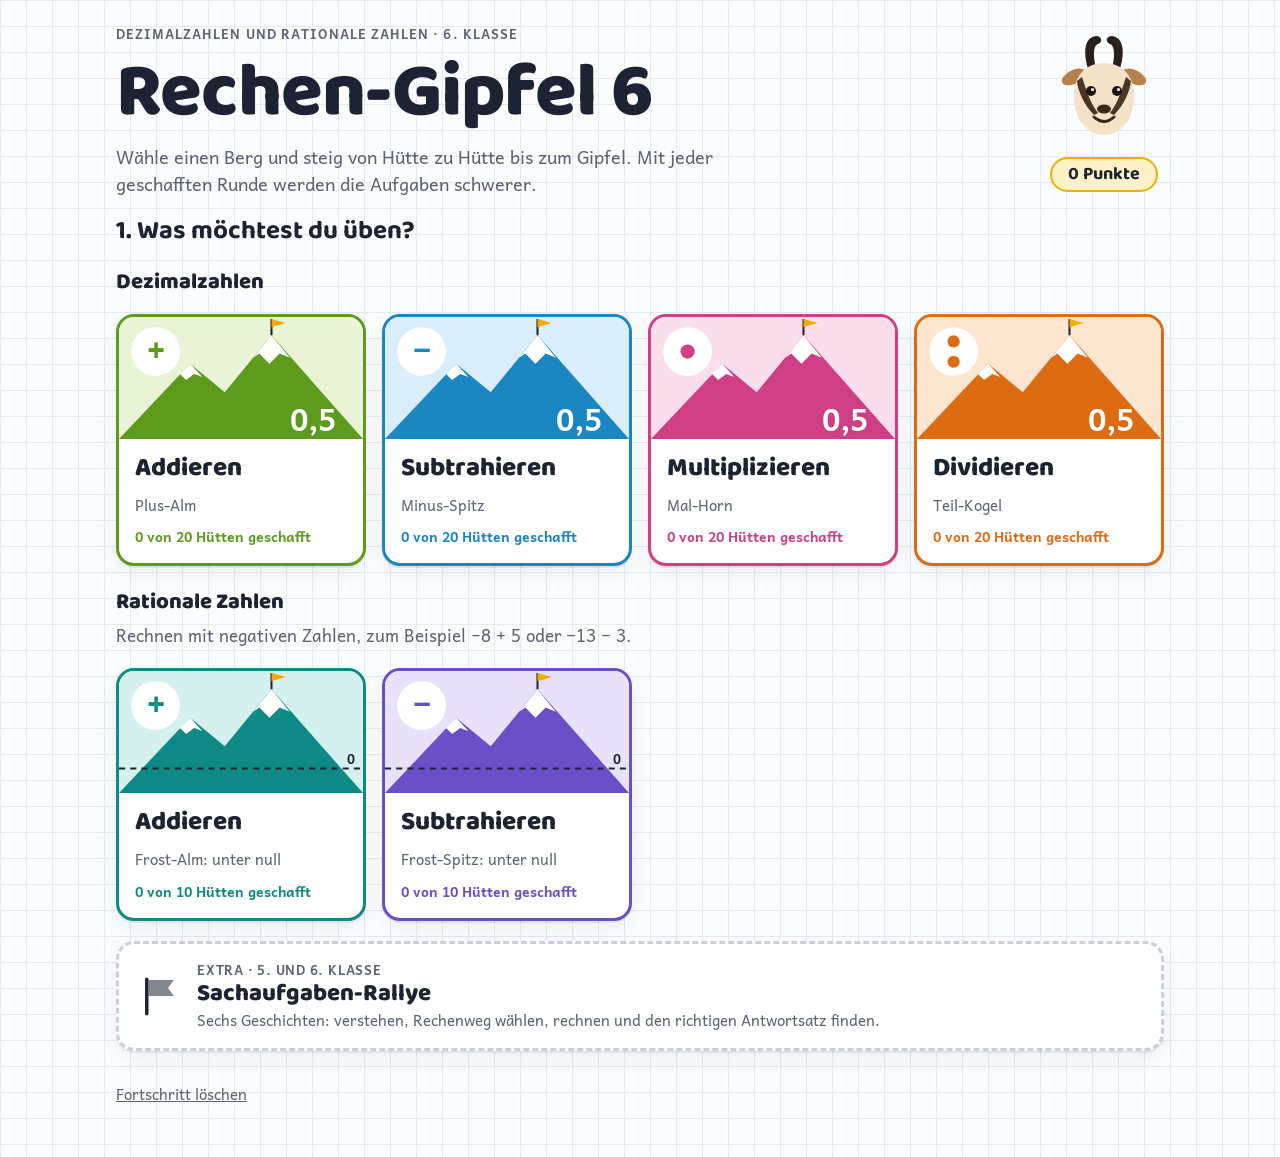
<file: einzeldatei/Rechen-Gipfel-6.html>
<!doctype html>
<html lang="de">
<head>
<meta charset="utf-8">
<meta name="viewport" content="width=device-width, initial-scale=1, viewport-fit=cover">
<title>Rechen-Gipfel 6</title>
<meta name="description" content="Digitale Lernwelt für die 6. Klasse der Mittelschule in Bayern: schriftlich rechnen und Kopfrechnen mit Dezimalzahlen, Addieren und Subtrahieren mit rationalen Zahlen.">
<link rel="preconnect" href="https://fonts.googleapis.com">
<link rel="preconnect" href="https://fonts.gstatic.com" crossorigin>
<link rel="stylesheet" href="https://fonts.googleapis.com/css2?family=Andika:wght@400;700&family=Baloo+2:wght@600;700;800&display=swap">
<style>
/* Rechen-Gipfel
   Layout: eine Spalte auf Karopapier; beim Üben links die Aufgabe, rechts Gamsi, Zahlenfeld und Knöpfe.
   Farben der vier Berge wie auf den Merkplakaten: Plus grün, Minus blau, Mal pink, Geteilt orange. */
:root {
  --paper: #fbfcfe;
  --grid: #e3eaf3;
  --card: #ffffff;
  --fg: #1c2433;
  --muted: #5a6476;
  --line: #c7d1de;
  --ink: #1d4fa8;            /* Füller-Blau für eigene Eingaben */
  --red: #c42a40;            /* Korrekturrot */
  --red-soft: #fde4e8;
  --ok: #24794f;
  --ok-soft: #dcf2e5;
  --sun: #f2ad00;
  --sun-soft: #fff2c7;
  --snow: #ffffff;
  --add: #5e9a1c;  --add-soft: #e9f4d6;
  --sub: #1a86c2;  --sub-soft: #d9eefa;
  --mul: #cf3f84;  --mul-soft: #fbdeec;
  --div: #dd6b12;  --div-soft: #fde5d0;
  --accent: var(--add);
  --accent-soft: var(--add-soft);
  --shadow: 0 2px 0 rgba(28, 36, 51, .08), 0 8px 24px rgba(28, 36, 51, .06);
  --font-display: 'Baloo 2', 'Andika', 'Trebuchet MS', system-ui, sans-serif;
  --font-body: 'Andika', 'Segoe UI', system-ui, sans-serif;
  --cell: clamp(36px, 9vw, 54px);
  --radius: 18px;
}
@media (prefers-color-scheme: dark) {
  :root:not([data-theme="light"]) {
    --paper: #131a27; --grid: #1c2638; --card: #1a2333; --fg: #e9edf4; --muted: #a4aec0; --line: #34425a;
    --ink: #8fb4ff; --red: #ff7d8f; --red-soft: #43202a; --ok: #59d08f; --ok-soft: #173a29; --sun: #ffc93d; --sun-soft: #3f3313; --snow: #dce5f2;
    --add: #8ccf45; --add-soft: #253517; --sub: #4fb6ee; --sub-soft: #15304a; --mul: #f070ad; --mul-soft: #3d1a2c; --div: #ff9a4d; --div-soft: #3f2614;
    --shadow: 0 2px 0 rgba(0, 0, 0, .3), 0 8px 24px rgba(0, 0, 0, .25);
    color-scheme: dark;
  }
}
:root[data-theme="dark"] {
  --paper: #131a27; --grid: #1c2638; --card: #1a2333; --fg: #e9edf4; --muted: #a4aec0; --line: #34425a;
  --ink: #8fb4ff; --red: #ff7d8f; --red-soft: #43202a; --ok: #59d08f; --ok-soft: #173a29; --sun: #ffc93d; --sun-soft: #3f3313; --snow: #dce5f2;
  --add: #8ccf45; --add-soft: #253517; --sub: #4fb6ee; --sub-soft: #15304a; --mul: #f070ad; --mul-soft: #3d1a2c; --div: #ff9a4d; --div-soft: #3f2614;
  --shadow: 0 2px 0 rgba(0, 0, 0, .3), 0 8px 24px rgba(0, 0, 0, .25);
  color-scheme: dark;
}
[data-op="add"] { --accent: var(--add); --accent-soft: var(--add-soft); }
[data-op="sub"] { --accent: var(--sub); --accent-soft: var(--sub-soft); }
[data-op="mul"] { --accent: var(--mul); --accent-soft: var(--mul-soft); }
[data-op="div"] { --accent: var(--div); --accent-soft: var(--div-soft); }

* { box-sizing: border-box; }
html, body { margin: 0; }
body {
  font-family: var(--font-body);
  font-size: 17px;
  line-height: 1.5;
  color: var(--fg);
  background-color: var(--paper);
  background-image:
    linear-gradient(var(--grid) 1px, transparent 1px),
    linear-gradient(90deg, var(--grid) 1px, transparent 1px);
  background-size: 26px 26px;
  min-height: 100vh;
}
[hidden] { display: none !important; }
button { font: inherit; color: inherit; }
:focus-visible { outline: 3px solid var(--sun); outline-offset: 2px; }

.app {
  max-width: 1080px;
  margin: 0 auto;
  padding-block: 24px 48px;
  padding-left: max(16px, env(safe-area-inset-left, 0px));
  padding-right: max(16px, env(safe-area-inset-right, 0px));
}
.screen { display: flex; flex-direction: column; gap: 20px; animation: rise .35s ease both; }
@keyframes rise { from { transform: translateY(8px); opacity: .4; } to { transform: none; opacity: 1; } }

h1, h2, h3 { font-family: var(--font-display); line-height: 1.1; margin: 0; text-wrap: balance; }
h1 { font-size: clamp(44px, 8vw, 76px); font-weight: 800; letter-spacing: -.01em; }
.eyebrow { margin: 0; font-weight: 700; color: var(--muted); text-transform: uppercase; letter-spacing: .08em; font-size: 13px; }
.lead { margin: 0; font-size: 18px; color: var(--muted); max-width: 58ch; }
.pick-title { font-size: 26px; font-weight: 700; }

/* ---------- Start ---------- */
.hero { display: flex; gap: 24px; align-items: center; justify-content: space-between; flex-wrap: wrap; }
.hero-text { display: flex; flex-direction: column; gap: 8px; min-width: 0; flex: 1 1 380px; }
.hero-side { display: flex; flex-direction: column; align-items: center; gap: 8px; }
.score-pill { font-family: var(--font-display); font-weight: 700; font-size: 18px; background: var(--sun-soft); color: var(--fg); border: 2px solid var(--sun); border-radius: 999px; padding: 2px 16px; font-variant-numeric: tabular-nums; }

.op-grid { display: grid; grid-template-columns: repeat(4, minmax(0, 1fr)); gap: 16px; }
@media (max-width: 860px) { .op-grid { grid-template-columns: repeat(2, minmax(0, 1fr)); } }
@media (max-width: 420px) { .op-grid { grid-template-columns: minmax(0, 1fr); } }
.op-card {
  display: flex; flex-direction: column; gap: 6px; text-align: left;
  background: var(--card); border: 3px solid var(--accent); border-radius: var(--radius);
  padding: 0 0 16px; cursor: pointer; overflow: hidden; box-shadow: var(--shadow);
  transition: transform .15s ease;
}
.op-card:hover { transform: translateY(-3px); }
.op-card svg { display: block; width: 100%; height: auto; max-height: 130px; background: var(--accent-soft); }
@media (max-width: 420px) { .op-card svg { height: 110px; } }
.op-card .op-name { font-family: var(--font-display); font-weight: 800; font-size: 26px; padding: 4px 16px 0; color: var(--fg); }
.op-card .op-sub { padding: 0 16px; color: var(--muted); font-size: 15px; }
.op-card .op-progress { padding: 4px 16px 0; font-size: 14px; font-weight: 700; color: var(--accent); }

.home-foot { display: flex; gap: 12px; align-items: center; flex-wrap: wrap; padding-top: 8px; }
.link-btn { background: none; border: 0; padding: 4px 0; color: var(--muted); text-decoration: underline; cursor: pointer; font-size: 15px; }
.reset-confirm { display: flex; gap: 8px; align-items: center; flex-wrap: wrap; font-size: 15px; }

/* ---------- Auswahl Verfahren / Stufe ---------- */
.crumbs { display: flex; gap: 12px; align-items: center; flex-wrap: wrap; color: var(--muted); font-weight: 700; }
.back-btn { background: var(--card); border: 2px solid var(--line); border-radius: 999px; padding: 6px 14px; cursor: pointer; font-weight: 700; }
.back-btn:hover { border-color: var(--accent); }
.choice-grid { display: grid; grid-template-columns: repeat(2, minmax(0, 1fr)); gap: 18px; }
@media (max-width: 680px) { .choice-grid { grid-template-columns: minmax(0, 1fr); } }
.choice {
  display: flex; flex-direction: column; gap: 10px; text-align: left; cursor: pointer;
  background: var(--card); border: 3px solid var(--accent); border-radius: var(--radius);
  padding: 20px; box-shadow: var(--shadow); min-width: 0; transition: transform .15s ease;
}
.choice:hover { transform: translateY(-3px); }
.choice h3 { font-size: 30px; font-weight: 800; }
.choice p { margin: 0; color: var(--muted); }
.choice .example { background: var(--accent-soft); border-radius: 12px; padding: 10px 14px; font-size: 18px; font-variant-numeric: tabular-nums; overflow-x: auto; }
.choice .example pre { margin: 0; font-family: var(--font-body); font-size: 18px; line-height: 1.3; }
.trail { display: flex; gap: 6px; align-items: flex-end; flex-wrap: wrap; }
.hut { display: flex; flex-direction: column; align-items: center; gap: 2px; font-size: 12px; font-weight: 700; color: var(--muted); }
.hut svg { width: 40px; height: 34px; }
.trail-note { font-size: 14px; font-weight: 700; color: var(--accent); }

/* ---------- Üben ---------- */
.play-bar { display: flex; gap: 12px; align-items: center; justify-content: space-between; flex-wrap: wrap; }
.play-info { display: flex; gap: 8px; flex-wrap: wrap; }
.badge { display: inline-block; background: var(--accent); color: var(--card); font-weight: 700; border-radius: 999px; padding: 3px 14px; font-size: 15px; }
.badge.soft { background: var(--accent-soft); color: var(--fg); }
.play-score { font-family: var(--font-display); font-weight: 700; font-size: 20px; font-variant-numeric: tabular-nums; }
.dots { display: flex; gap: 8px; }
.dot { width: 34px; height: 10px; border-radius: 6px; background: var(--line); }
.dot.now { background: var(--sun); }
.dot.ok { background: var(--ok); }
.dot.meh { background: var(--accent); opacity: .55; }
.dot.bonus { outline: 2px dashed var(--sun); outline-offset: 2px; }

.play-main { display: grid; grid-template-columns: minmax(0, 1fr) 320px; gap: 20px; align-items: start; }
@media (max-width: 860px) { .play-main { grid-template-columns: minmax(0, 1fr); } }
.task-card { background: var(--card); border: 3px solid var(--accent); border-radius: var(--radius); padding: 20px; display: flex; flex-direction: column; gap: 16px; box-shadow: var(--shadow); min-width: 0; }
.task-kicker { margin: 0; font-weight: 700; color: var(--accent); text-transform: uppercase; letter-spacing: .06em; font-size: 13px; }
.task-title { font-size: clamp(28px, 5vw, 40px); font-weight: 800; font-variant-numeric: tabular-nums; }
.work { overflow-x: auto; padding: 4px 2px 8px; }

.sach { background: var(--accent-soft); border-radius: 14px; padding: 14px 16px; display: flex; flex-direction: column; gap: 12px; }
.sach p { margin: 0; font-size: 18px; max-width: 62ch; }
.sach .q { font-weight: 700; }
.opt-row { display: flex; gap: 10px; flex-wrap: wrap; }
.opt { background: var(--card); border: 2px solid var(--line); border-radius: 12px; padding: 8px 16px; font-size: 20px; font-weight: 700; cursor: pointer; font-variant-numeric: tabular-nums; }
.opt:hover { border-color: var(--accent); }
.opt.wrong { border-color: var(--red); background: var(--red-soft); animation: shake .3s; }
.opt.right { border-color: var(--ok); background: var(--ok-soft); }
@keyframes shake { 25% { transform: translateX(-4px); } 75% { transform: translateX(4px); } }
.answer-box { background: var(--ok-soft); border: 2px solid var(--ok); border-radius: 14px; padding: 12px 16px; font-size: 18px; }
.answer-box b { font-family: var(--font-display); }

/* Rechenkästchen */
.grid { display: grid; grid-template-columns: repeat(var(--cols), var(--cell)); width: max-content; }
.cell {
  width: var(--cell); height: var(--cell);
  display: flex; align-items: center; justify-content: center;
  border-right: 1px solid var(--line); border-bottom: 1px solid var(--line);
  font-size: calc(var(--cell) * .58); font-weight: 700; line-height: 1;
  background: transparent; padding: 0; font-variant-numeric: tabular-nums;
}
.cell.first { border-left: 1px solid var(--line); }
.cell.top { border-top: 1px solid var(--line); }
.cell.rule { border-top: 4px solid var(--fg); }
.cell.sign { color: var(--fg); }
.cell.small { font-size: calc(var(--cell) * .36); color: var(--muted); }
.cell.in { background: var(--card); color: var(--ink); cursor: pointer; border-radius: 0; border-left: 0; border-top-style: solid; }
.cell.in:hover { background: var(--sun-soft); }
.cell.sel { box-shadow: inset 0 0 0 3px var(--sun); background: var(--sun-soft); }
.cell.ok { background: var(--ok-soft); }
.cell.bad { background: var(--red-soft); }
.cell.shown { color: var(--red); }
.cell.mark { color: var(--ink); }
.cell.hl { background: var(--sun-soft); }
.cell.ul { border-bottom: 3px solid var(--fg); }
.cell.down { color: var(--accent); }
.grid-legend { font-size: 14px; color: var(--muted); margin: 8px 0 0; }

/* Rechnen in Schritten */
.steps { display: flex; flex-direction: column; gap: 10px; }
.hs-row { display: flex; flex-wrap: wrap; align-items: center; gap: 8px; font-size: clamp(22px, 4vw, 28px); font-weight: 700; font-variant-numeric: tabular-nums; }
.hs-row.final { border-top: 3px solid var(--fg); padding-top: 10px; margin-top: 4px; }
.slot {
  min-width: calc(var(--w) * 0.75em + 0.8em); height: 1.7em; padding: 0 .3em;
  border: 2px dashed var(--line); border-radius: 10px; background: var(--card); color: var(--ink);
  font-weight: 700; font-size: inherit; cursor: pointer; text-align: right; font-variant-numeric: tabular-nums;
}
.slot.given { border-style: solid; border-color: transparent; background: var(--accent-soft); color: var(--fg); cursor: default; }
.slot.sel { border-style: solid; border-color: var(--sun); background: var(--sun-soft); }
.slot.ok { border-style: solid; border-color: var(--ok); background: var(--ok-soft); }
.slot.bad { border-style: solid; border-color: var(--red); background: var(--red-soft); }
.slot.shown { color: var(--red); }
.ref { color: var(--muted); min-width: 1.5em; text-align: right; }

/* Division Schritt für Schritt */
.div-prompt { display: flex; flex-wrap: wrap; gap: 10px; align-items: center; background: var(--sun-soft); border-radius: 14px; padding: 10px 14px; font-size: 20px; font-weight: 700; }
.div-prompt .slot { min-width: 3.2em; }
.div-done { background: var(--ok-soft); }

/* Seitenleiste */
.side { display: flex; flex-direction: column; gap: 14px; }
.coach { display: flex; gap: 10px; align-items: flex-start; }
.bubble {
  position: relative; flex: 1; min-width: 0; background: var(--card); border: 2px solid var(--line);
  border-radius: 16px; padding: 10px 14px; font-size: 16px; min-height: 64px;
}
.bubble.good { border-color: var(--ok); background: var(--ok-soft); }
.bubble.oops { border-color: var(--red); background: var(--red-soft); }
.bubble.tip { border-color: var(--sun); background: var(--sun-soft); }
.bubble ol { margin: 6px 0 0; padding-left: 20px; }
.bubble li { margin: 2px 0; font-size: 15px; }

.pad { display: grid; grid-template-columns: repeat(4, minmax(0, 1fr)); gap: 8px; }
.key {
  height: 56px; border-radius: 14px; border: 2px solid var(--line); background: var(--card);
  font-family: var(--font-display); font-size: 26px; font-weight: 700; cursor: pointer; touch-action: manipulation;
}
.key:hover { border-color: var(--accent); }
.key:active { transform: translateY(1px); background: var(--accent-soft); }
.key.wide { grid-column: span 2; }
.key.fn { font-size: 18px; color: var(--muted); }
.actions { display: grid; grid-template-columns: 1fr 2fr; gap: 10px; }
.btn {
  border-radius: 14px; border: 2px solid transparent; padding: 12px 18px; cursor: pointer;
  font-family: var(--font-display); font-weight: 700; font-size: 20px;
}
.btn.primary { background: var(--accent); color: var(--card); }
.btn.primary:hover { filter: brightness(1.05); }
.btn.ghost { background: var(--card); border-color: var(--line); }
.btn.ghost:hover { border-color: var(--accent); }
.btn.small { font-size: 15px; padding: 6px 12px; border-radius: 10px; }
.btn.danger { background: var(--red); color: var(--card); }
.btn:disabled { opacity: .45; cursor: not-allowed; }

/* Maskottchen */
.mascot { width: 120px; height: 120px; }
.mascot.small { width: 64px; height: 64px; flex-shrink: 0; }
.mascot.big { width: 150px; height: 150px; }
.mascot svg { width: 100%; height: 100%; }
.mascot.hop svg { animation: hop .5s ease; }
@keyframes hop { 40% { transform: translateY(-10px) rotate(-4deg); } }

/* Rundenende */
.done-card { background: var(--card); border: 3px solid var(--accent); border-radius: var(--radius); padding: 28px 20px; display: flex; flex-direction: column; align-items: center; gap: 14px; text-align: center; box-shadow: var(--shadow); }
.done-card h2 { font-size: clamp(30px, 6vw, 46px); font-weight: 800; }
.done-stars { display: flex; gap: 8px; }
.done-stars svg { width: 56px; height: 56px; }
.done-actions { display: flex; gap: 10px; flex-wrap: wrap; justify-content: center; }

#confetti { position: fixed; inset: 0; width: 100%; height: 100%; pointer-events: none; z-index: 20; }
.noscript { padding: 20px; }

@media (prefers-reduced-motion: reduce) {
  *, *::before, *::after { animation: none !important; transition: none !important; }
}

/* ---------- Klasse 6: Dezimalzahlen und rationale Zahlen ---------- */
:root { --ratadd: #0d8a86; --ratadd-soft: #d5f1ef; --ratsub: #6b4fc8; --ratsub-soft: #e7e1fa; }
@media (prefers-color-scheme: dark) { :root:not([data-theme="light"]) { --ratadd: #3fd0c9; --ratadd-soft: #123634; --ratsub: #a891ff; --ratsub-soft: #2a2148; } }
:root[data-theme="dark"] { --ratadd: #3fd0c9; --ratadd-soft: #123634; --ratsub: #a891ff; --ratsub-soft: #2a2148; }
[data-op="ratadd"] { --accent: var(--ratadd); --accent-soft: var(--ratadd-soft); }
[data-op="ratsub"] { --accent: var(--ratsub); --accent-soft: var(--ratsub-soft); }
.world-title { font-size: 22px; font-weight: 800; margin-top: 4px; }
.world-note { margin: -12px 0 0; color: var(--muted); }
.op-grid.two { grid-template-columns: repeat(4, minmax(0, 1fr)); }
@media (max-width: 860px) { .op-grid.two { grid-template-columns: repeat(2, minmax(0, 1fr)); } }
@media (max-width: 420px) { .op-grid.two { grid-template-columns: minmax(0, 1fr); } }
.cell.comma { font-weight: 800; color: var(--fg); }
.cell.fill { color: var(--accent); }
.combo { display: flex; flex-direction: column; gap: 18px; }
.combo-part { display: flex; flex-direction: column; gap: 8px; }
.combo-label { margin: 0; font-weight: 700; color: var(--accent); }
.div-original { font-size: clamp(26px, 5vw, 34px); font-weight: 800; font-variant-numeric: tabular-nums; }
.div-wrap { display: flex; flex-direction: column; gap: 12px; }
.hint-visual { overflow-x: auto; background: var(--sun-soft); border-radius: 14px; padding: 8px; }
.hint-visual svg { display: block; width: 100%; min-width: 480px; height: auto; }
.hint-visual p { margin: 0 4px 4px; font-size: 15px; font-weight: 700; }

/* Extra: Sachaufgaben-Rallye */
.extra-card { display: flex; gap: 14px; align-items: center; background: var(--card); color: var(--fg); text-decoration: none;
  border: 3px dashed var(--line); border-radius: var(--radius); padding: 16px 18px; box-shadow: var(--shadow); transition: transform .15s ease, border-color .15s ease; }
.extra-card:hover { transform: translateY(-3px); border-color: var(--muted); }
.extra-card:focus-visible { outline: 3px solid var(--fg); outline-offset: 3px; }
.extra-flag { width: 46px; height: 46px; flex: none; color: var(--fg); }
.extra-text { display: flex; flex-direction: column; gap: 2px; min-width: 0; }
.extra-kicker { font-size: 13px; font-weight: 700; letter-spacing: .06em; text-transform: uppercase; color: var(--muted); }
.extra-name { font-family: var(--font-display); font-weight: 800; font-size: 24px; line-height: 1.1; }
.extra-sub { color: var(--muted); font-size: 15px; }
@media (prefers-reduced-motion: reduce) { .extra-card { transition: none; } }

</style>
</head>
<body>
<div class="app">

  <!-- Startseite: Rechenart wählen -->
  <section id="screen-home" class="screen" aria-labelledby="home-title">
    <header class="hero">
      <div class="hero-text">
        <p class="eyebrow">Dezimalzahlen und rationale Zahlen · 6. Klasse</p>
        <h1 id="home-title">Rechen-Gipfel 6</h1>
        <p class="lead">Wähle einen Berg und steig von Hütte zu Hütte bis zum Gipfel. Mit jeder geschafften Runde werden die Aufgaben schwerer.</p>
      </div>
      <div class="hero-side">
        <div class="mascot" id="home-mascot" aria-hidden="true"></div>
        <div class="score-pill" id="home-points" aria-live="polite">0 Punkte</div>
      </div>
    </header>
    <h2 class="pick-title">1. Was möchtest du üben?</h2>
    <h3 class="world-title">Dezimalzahlen</h3>
    <div class="op-grid" id="op-grid"></div>
    <h3 class="world-title">Rationale Zahlen</h3>
    <p class="world-note">Rechnen mit negativen Zahlen, zum Beispiel −8 + 5 oder −13 − 3.</p>
    <div class="op-grid two" id="op-grid-rat"></div>
    <a class="extra-card" href="sachaufgaben-rallye.html">
      <svg class="extra-flag" viewBox="0 0 40 40" aria-hidden="true"><rect x="7" y="4" width="3" height="33" rx="1.5" fill="currentColor"/><path d="M10 6h22l-5 7 5 7H10z" fill="currentColor" opacity=".55"/></svg>
      <span class="extra-text"><span class="extra-kicker">Extra · 5. und 6. Klasse</span><span class="extra-name">Sachaufgaben-Rallye</span>
      <span class="extra-sub">Sechs Geschichten: verstehen, Rechenweg wählen, rechnen und den richtigen Antwortsatz finden.</span></span>
    </a>
    <footer class="home-foot">
      <button type="button" class="link-btn" id="reset-btn">Fortschritt löschen</button>
      <div id="reset-confirm" class="reset-confirm" hidden>
        <span>Wirklich alle Hütten und Punkte löschen?</span>
        <button type="button" class="btn small danger" id="reset-yes">Ja, löschen</button>
        <button type="button" class="btn small ghost" id="reset-no">Abbrechen</button>
      </div>
    </footer>
  </section>

  <!-- Verfahren wählen -->
  <section id="screen-mode" class="screen" hidden aria-labelledby="mode-title">
    <nav class="crumbs"><button type="button" class="back-btn" data-go="home">← Zurück</button><span id="mode-crumb"></span></nav>
    <h2 class="pick-title" id="mode-title">2. Wie möchtest du rechnen?</h2>
    <div class="choice-grid" id="mode-grid"></div>
  </section>

  <!-- Stufe wählen -->
  <section id="screen-stufe" class="screen" hidden aria-labelledby="stufe-title">
    <nav class="crumbs"><button type="button" class="back-btn" data-go="mode">← Zurück</button><span id="stufe-crumb"></span></nav>
    <h2 class="pick-title" id="stufe-title">3. Welche Stufe?</h2>
    <div class="choice-grid" id="stufe-grid"></div>
  </section>

  <!-- Üben -->
  <section id="screen-play" class="screen" hidden aria-labelledby="play-title">
    <div class="play-bar">
      <button type="button" class="back-btn" id="play-back">← Stufen</button>
      <div class="play-info">
        <span class="badge" id="play-path"></span>
        <span class="badge soft" id="play-level"></span>
      </div>
      <div class="play-score" id="play-points" aria-live="polite"></div>
    </div>
    <div class="dots" id="play-dots" aria-label="Fortschritt in dieser Runde"></div>

    <div class="play-main">
      <div class="task-card">
        <p class="task-kicker" id="play-kicker"></p>
        <h2 class="task-title" id="play-title"></h2>
        <div id="sach-box" class="sach" hidden></div>
        <div id="work" class="work"></div>
        <div id="hint-visual" class="hint-visual" hidden></div>
        <div id="answer-box" class="answer-box" hidden></div>
      </div>

      <aside class="side">
        <div class="coach">
          <div class="mascot small" id="play-mascot" aria-hidden="true"></div>
          <div class="bubble" id="bubble" aria-live="polite"></div>
        </div>
        <div class="pad" id="pad" aria-label="Zahlenfeld"></div>
        <div class="actions">
          <button type="button" class="btn ghost" id="hint-btn">Tipp</button>
          <button type="button" class="btn primary" id="check-btn">Prüfen</button>
        </div>
      </aside>
    </div>
  </section>

  <!-- Rundenende -->
  <section id="screen-done" class="screen" hidden aria-labelledby="done-title">
    <div class="done-card">
      <div class="mascot big" id="done-mascot" aria-hidden="true"></div>
      <h2 id="done-title"></h2>
      <div class="done-stars" id="done-stars"></div>
      <p id="done-text" class="lead"></p>
      <div class="done-trail" id="done-trail"></div>
      <div class="done-actions">
        <button type="button" class="btn primary" id="again-btn">Nächste Runde</button>
        <button type="button" class="btn ghost" id="to-stufe-btn">Andere Stufe</button>
        <button type="button" class="btn ghost" id="to-home-btn">Andere Rechenart</button>
      </div>
    </div>
  </section>

</div>
<canvas id="confetti" aria-hidden="true"></canvas>
<noscript><p class="noscript">Bitte JavaScript einschalten, damit die Lernwelt funktioniert.</p></noscript>
<script>
/* Rechen-Gipfel – kleine Hilfsfunktionen */
window.RG = window.RG || {};
(function (RG) {
  RG.rnd = function (a, b) { return a + Math.floor(Math.random() * (b - a + 1)); };
  RG.pick = function (arr) { return arr[Math.floor(Math.random() * arr.length)]; };
  RG.shuffle = function (arr) {
    var a = arr.slice();
    for (var i = a.length - 1; i > 0; i--) {
      var j = Math.floor(Math.random() * (i + 1));
      var t = a[i]; a[i] = a[j]; a[j] = t;
    }
    return a;
  };
  /* Tausendergruppen mit schmalem Leerzeichen: 12 345 */
  RG.fmt = function (n) { return String(n).replace(/\B(?=(\d{3})+(?!\d))/g, ' '); };
  RG.len = function (n) { return String(n).length; };
  RG.digitsOf = function (n) { return String(n).split('').map(Number); };
  /* Stellenwert-Zerlegung: 285 -> [200, 80, 5] (Nullen fallen weg) */
  RG.placeParts = function (n) {
    var s = String(n), out = [];
    for (var i = 0; i < s.length; i++) {
      var d = Number(s[i]);
      if (d) out.push(d * Math.pow(10, s.length - 1 - i));
    }
    return out;
  };
  /* Stellenwert-Namen von rechts: E, Z, H, T, ZT, HT */
  RG.PLACE = ['E', 'Z', 'H', 'T', 'ZT', 'HT', 'M'];
  RG.PLACE_LONG = ['Einer', 'Zehner', 'Hunderter', 'Tausender', 'Zehntausender', 'Hunderttausender', 'Millionen'];

  /* Überschlag: auf die höchste Stelle runden */
  RG.roundLead = function (n) {
    var p = Math.pow(10, String(n).length - 1);
    return Math.round(n / p) * p;
  };

  /* Speicher (nur in diesem Browser) */
  var KEY = 'rechengipfel6-v1';
  RG.store = {
    load: function () { try { return JSON.parse(localStorage.getItem(KEY)) || null; } catch (e) { return null; } },
    save: function (d) { try { localStorage.setItem(KEY, JSON.stringify(d)); } catch (e) { /* ohne Speicher weiter */ } },
    clear: function () { try { localStorage.removeItem(KEY); } catch (e) { /* egal */ } }
  };

  /* DOM-Helfer */
  RG.el = function (tag, attrs, children) {
    var e = document.createElement(tag);
    if (attrs) {
      Object.keys(attrs).forEach(function (k) {
        var v = attrs[k];
        if (v === undefined || v === null || v === false) return;
        if (k === 'text') e.textContent = v;
        else if (k === 'html') e.innerHTML = v;
        else if (k.slice(0, 2) === 'on') e.addEventListener(k.slice(2), v);
        else e.setAttribute(k, v === true ? '' : v);
      });
    }
    (children || []).forEach(function (c) {
      if (c === null || c === undefined || c === false) return;
      e.appendChild(typeof c === 'string' ? document.createTextNode(c) : c);
    });
    return e;
  };
})(window.RG);

/* ---------- Dezimalzahlen und negative Zahlen ---------- */
(function (RG) {
  /* Eine Dezimalzahl ist {i, k}: ganze Zahl i geteilt durch 10^k (k = Stellen nach dem Komma) */
  RG.D = function (i, k) { return { i: i, k: k || 0 }; };
  RG.dVal = function (x) { return x.i / Math.pow(10, x.k); };
  RG.dScale = function (x, k) { return x.i * Math.pow(10, k - x.k); };
  RG.dNorm = function (x) { var i = x.i, k = x.k; while (k > 0 && i % 10 === 0) { i /= 10; k--; } return { i: i, k: k }; };
  RG.dIntLen = function (x) { return String(Math.floor(Math.abs(x.i) / Math.pow(10, x.k))).length; };
  /* Ziffern ohne Komma, mit führender 0 bei 0,xx: 0,84 -> "084" */
  RG.dDigits = function (x) {
    var s = String(Math.abs(x.i));
    while (s.length < x.k + 1) s = '0' + s;
    return s;
  };
  /* Deutsche Schreibweise: 12,05  −3  1 250,5 */
  RG.dStr = function (x) {
    var s = RG.dDigits(x), ip = s.slice(0, s.length - x.k), fp = s.slice(s.length - x.k);
    return (x.i < 0 ? '−' : '') + RG.fmt(ip) + (x.k ? ',' + fp : '');
  };
  RG.dSum = function (list) {
    var K = Math.max.apply(null, list.map(function (x) { return x.k; }));
    return { i: list.reduce(function (s, x) { return s + RG.dScale(x, K); }, 0), k: K };
  };
  RG.dMul = function (a, b) { return { i: a.i * b.i, k: a.k + b.k }; };
  /* Zufällige Dezimalzahl zwischen lo und hi (ganzzahliger Anteil) mit k Stellen, letzte Stelle nicht 0 */
  RG.rndDec = function (lo, hi, k) {
    var p = Math.pow(10, k), i;
    do { i = RG.rnd(lo * p, hi * p + p - 1); } while (k > 0 && i % 10 === 0);
    if (i === 0) i = k ? 1 : 1;
    return { i: i, k: k };
  };
  /* Eingabe lesen: "12,5", "−3", "-0,25" -> Zahl oder null */
  RG.parseNum = function (s) {
    if (s === null || s === undefined) return null;
    s = String(s).replace('−', '-').replace(',', '.').replace(/\s| /g, '');
    if (s === '' || s === '-' || s === '.' || s === '-.') return null;
    var v = Number(s);
    return isNaN(v) ? null : v;
  };
  RG.same = function (a, b) { return a !== null && b !== null && a !== undefined && Math.abs(a - b) < 1e-9; };
  /* Stellennamen für Zahlen mit k Nachkommastellen, von rechts gezählt */
  RG.placeNames = function (k, total) {
    var dec = ['z', 'h', 't'], out = [];
    for (var p = 0; p < total; p++) out.push(p < k ? dec[k - 1 - p] : RG.PLACE[p - k]);
    return out;
  };
})(window.RG);

</script>
<script>
/* Rechen-Gipfel 6 – Aufgaben erzeugen
   Welt "dez": Dezimalzahlen, Rechenarten add/sub/mul/div, Verfahren sch (schriftlich) oder km (Kopfrechnen)
   Welt "rat": rationale Zahlen, Rechenarten add/sub, nur Kopfrechnen, ohne doppelte Vorzeichen
   Jede Stufe hat 5 Level (Hütten), die schwerer werden. */
(function (RG) {
  var rnd = RG.rnd, pick = RG.pick, D = RG.D, rd = RG.rndDec;

  function retry(make, ok) {
    var x;
    for (var i = 0; i < 500; i++) { x = make(); if (ok(x)) return x; }
    return x;
  }
  RG.retry = retry;
  function sum(list) { return RG.dSum(list); }
  function sub(a, b) { var K = Math.max(a.k, b.k); return { i: RG.dScale(a, K) - RG.dScale(b, K), k: K }; }
  function carriesD(list) { var K = Math.max.apply(null, list.map(function (x) { return x.k; })); return RG.carries(list.map(function (x) { return RG.dScale(x, K); })); }
  function borrowsD(a, b) { var K = Math.max(a.k, b.k); return RG.borrows(RG.dScale(a, K), RG.dScale(b, K)); }
  function lastNonZero(x) { return x.k === 0 || x.i % 10 !== 0; }

  /* ---------- Hilfen aus Klasse 5 (Überträge, Entbündeln) ---------- */
  RG.carries = function (nums) {
    var c = 0, cnt = 0, L = Math.max.apply(null, nums.map(RG.len));
    for (var i = 0; i < L; i++) {
      var s = c;
      nums.forEach(function (n) { s += Math.floor(n / Math.pow(10, i)) % 10; });
      c = Math.floor(s / 10);
      if (c) cnt++;
    }
    return cnt;
  };
  RG.borrows = function (a, b) {
    var A = String(a).split('').reverse().map(Number), B = String(b).split('').reverse().map(Number), c = 0, cnt = 0;
    for (var i = 0; i < A.length; i++) { var x = A[i] - c, y = B[i] || 0; if (x < y) { cnt++; c = 1; } else c = 0; }
    return cnt;
  };

  /* =================== Dezimalzahlen schriftlich =================== */
  function schAdd(s, L) {
    var t;
    if (s === 1) {
      t = [
        function () { return retry(function () { return [rd(1, 9, 1), rd(1, 9, 1)]; }, function (x) { return carriesD(x) === 0; }); },
        function () { return retry(function () { return [rd(1, 99, 1), rd(1, 99, 1)]; }, function (x) { return carriesD(x) >= 1; }); },
        function () { return retry(function () { return [rd(1, 99, 2), rd(1, 99, 2)]; }, function (x) { return carriesD(x) >= 1; }); },
        function () { return [rd(10, 999, 2), rd(10, 999, 2)]; },
        function () { return [rd(1, 99, 2), rd(10, 499, 2), rd(1, 99, 2)]; }
      ][L - 1]();
    } else {
      t = [
        function () { return [rd(1, 99, 1), rd(1, 99, 2)]; },
        function () { return RG.shuffle([rd(1, 99, 1), rd(1, 99, 3)]); },
        function () { return [rd(1, 99, 2), D(rnd(2, 99), 0), rd(1, 99, 1)]; },
        function () { return [rd(10, 999, 1), rd(1, 99, 3), rd(1, 99, 2)]; },
        function () { return [rd(100, 999, 2), rd(1, 9, 3), D(rnd(10, 99), 0), rd(10, 99, 1)]; }
      ][L - 1]();
    }
    return { world: 'dez', kind: 'add', terms: t, ans: RG.dNorm(sum(t)) };
  }
  function schSub(s, L) {
    var p;
    if (s === 1) {
      p = [
        function () { return retry(function () { return [rd(5, 9, 1), rd(1, 4, 1)]; }, function (x) { return borrowsD(x[0], x[1]) === 0; }); },
        function () { return retry(function () { return [rd(10, 99, 1), rd(1, 9, 1)]; }, function (x) { return borrowsD(x[0], x[1]) >= 1; }); },
        function () { return retry(function () { return [rd(20, 99, 2), rd(10, 19, 2)]; }, function (x) { return borrowsD(x[0], x[1]) >= 1; }); },
        function () { return retry(function () { return [rd(200, 999, 2), rd(100, 199, 2)]; }, function (x) { return borrowsD(x[0], x[1]) >= 2; }); },
        function () { return retry(function () { return [rd(10, 99, 3), rd(1, 9, 3)]; }, function (x) { return borrowsD(x[0], x[1]) >= 2; }); }
      ][L - 1];
    } else {
      p = [
        function () { return [rd(10, 99, 1), rd(1, 9, 2)]; },
        function () { return [D(rnd(5, 30), 0), rd(1, 4, 2)]; },
        function () { return [rd(10, 99, 2), rd(1, 9, 3)]; },
        function () { var a = D(rnd(2, 9) * 1000 + rnd(1, 9), 2); return [a, rd(10, 19, 2)]; },
        function () { return [D(pick([100, 200, 500, 1000]), 0), rd(10, 99, 2)]; }
      ][L - 1];
    }
    var t = retry(p, function (x) { return RG.dVal(x[0]) > RG.dVal(x[1]); });
    return { world: 'dez', kind: 'sub', a: t[0], b: t[1], ans: RG.dNorm(sub(t[0], t[1])) };
  }
  function schMul(s, L) {
    var n, f;
    if (s === 1) {
      n = [rd(1, 9, 1), rd(10, 99, 1), rd(1, 9, 2), rd(10, 99, 2), rd(1, 9, 3)][L - 1];
      f = D([rnd(2, 5), rnd(3, 9), rnd(2, 9), rnd(4, 9), rnd(6, 9)][L - 1], 0);
    } else {
      var pairs = [
        function () { return [rd(1, 9, 1), D(rnd(2, 9), 1)]; },
        function () { return [rd(1, 9, 1), retry(function () { return rd(1, 9, 1); }, function (x) { return x.i >= 11; })]; },
        function () { return [rd(1, 9, 2), retry(function () { return rd(1, 9, 1); }, function (x) { return x.i >= 11; })]; },
        function () { return [rd(1, 9, 2), retry(function () { return rd(0, 0, 2); }, function (x) { return x.i >= 11; })]; },
        function () { return [rd(1, 9, 3), retry(function () { return rd(1, 9, 1); }, function (x) { return x.i >= 11; })]; }
      ];
      var pr = pairs[L - 1]();
      n = pr[0]; f = pr[1];
    }
    return { world: 'dez', kind: 'mul', n: n, f: f, ans: RG.dNorm(RG.dMul(n, f)) };
  }
  /* Division: q = Ergebnis, d = Divisor (ganz). Dividend = q · d mit gleich vielen Nachkommastellen wie q */
  function schDiv(s, L) {
    var q, d, shift = 0;
    if (s === 1) {
      var cfg = [[1, 9, 1, 2, 5], [10, 99, 1, 3, 9], [1, 9, 2, 2, 9], [0, 0, 2, 3, 9], [10, 99, 2, 6, 9]][L - 1];
      var r = retry(function () { var qq = rd(cfg[0], cfg[1], cfg[2]), dd = rnd(cfg[3], cfg[4]); return [qq, dd]; },
        function (x) { return lastNonZero(D(x[0].i * x[1], x[0].k)) && x[0].i >= 2; });
      q = r[0]; d = r[1];
    } else {
      var c2 = [
        function () { return [D(rnd(2, 9), 0), rnd(2, 9), 1]; },
        function () { return [D(rnd(11, 99), 0), rnd(2, 9), 1]; },
        function () { return [rd(1, 9, 1), rnd(2, 9), 1]; },
        function () { return [D(rnd(11, 49), 0), rnd(2, 9), 2]; },
        function () { return [rd(1, 9, 1), rnd(11, 25), 1]; }
      ][L - 1];
      var r2 = retry(c2, function (x) { return lastNonZero(D(x[0].i * x[1], x[0].k + x[2])); });
      q = r2[0]; d = r2[1]; shift = r2[2];
    }
    var Dsh = { i: q.i * d, k: q.k };               /* Dividend nach dem Verschieben */
    var dividend = { i: Dsh.i, k: Dsh.k + shift };  /* Dividend in der Aufgabe */
    var divisor = { i: d, k: shift };
    return { world: 'dez', kind: 'div', Dv: dividend, dv: divisor, shift: shift, Dsh: Dsh, d: d, q: q, ans: q };
  }

  /* =================== Dezimalzahlen Kopfrechnen: Päckchen mit 3 Aufgaben =================== */
  function row(text, ans, opt) { return { text: text, ans: ans, gap: !!(opt && opt.gap), after: opt && opt.after, pre: !!(opt && opt.pre) }; }
  var S = RG.dStr;
  function kmRow(op, s, L) {
    var a, b, c;
    if (op === 'add') {
      if (s === 1) {
        if (L === 1) { a = D(rnd(1, 4), 1); b = D(rnd(1, 9 - a.i), 1); }
        else if (L === 2) { a = D(rnd(4, 9), 1); b = D(rnd(11 - a.i, 9), 1); }
        else if (L === 3) { a = rd(1, 9, 1); b = rd(1, 9, 1); }
        else if (L === 4) { a = rd(1, 9, 2); b = D(rnd(1, 9), 1); }
        else { a = retry(function () { return rd(0, 0, 2); }, function (x) { return x.i > 10; }); b = retry(function () { return rd(0, 0, 2); }, function (x) { return x.i > 10; }); }
        return row(S(a) + ' + ' + S(b) + ' =', RG.dSum([a, b]));
      }
      if (L === 1) { a = D(rnd(11, 99), 2); if (a.i % 10 === 0) a.i++; return row(S(a) + ' +', D(100 - a.i, 2), { gap: true, after: '= 1' }); }
      if (L === 2) { a = rd(1, 8, 1); var to = Math.ceil(RG.dVal(a)); return row(S(a) + ' +', sub(D(to, 0), a), { gap: true, after: '= ' + to }); }
      if (L === 3) { a = rd(1, 9, 2); b = rd(0, 1, 1); return row(S(a) + ' + ' + S(b) + ' =', RG.dSum([a, b])); }
      if (L === 4) { a = rd(1, 9, 1); b = rd(0, 0, 2); c = rd(1, 4, 2); return row(S(a) + ' + ' + S(b) + ' + ' + S(c) + ' =', RG.dSum([a, b, c])); }
      a = rd(0, 0, 3); b = rd(0, 0, 3); return row(S(a) + ' + ' + S(b) + ' =', RG.dSum([a, b]));
    }
    if (op === 'sub') {
      if (s === 1) {
        if (L === 1) { a = D(rnd(5, 9), 1); b = D(rnd(1, a.i - 1), 1); }
        else if (L === 2) { a = D(rnd(11, 18), 1); b = D(rnd(a.i % 10 + 1, 9), 1); }
        else if (L === 3) { a = rd(2, 9, 1); b = retry(function () { return rd(1, 4, 1); }, function (x) { return x.i < a.i; }); }
        else if (L === 4) { a = rd(1, 9, 2); b = D(rnd(1, 9), 1); if (RG.dVal(b) >= RG.dVal(a)) a = RG.dSum([a, D(1, 0)]); }
        else { a = D(1, 0); b = retry(function () { return rd(0, 0, 2); }, function (x) { return x.i > 10; }); }
        return row(S(a) + ' − ' + S(b) + ' =', RG.dNorm(sub(a, b)));
      }
      if (L === 1) { a = D(rnd(3, 9), 0); b = rd(1, a.i - 1, 1); }
      else if (L === 2) { a = rd(2, 9, 2); b = retry(function () { return rd(1, 3, 1); }, function (x) { return RG.dVal(x) < RG.dVal(a); }); }
      else if (L === 3) { a = D(pick([10, 20, 50]), 0); b = rd(1, 9, 2); }
      else if (L === 4) { b = rd(1, 4, 1); var r = rd(1, 5, 1); return row('', RG.dSum([r, b]), { gap: true, pre: true, after: '− ' + S(b) + ' = ' + S(r) }); }
      else { a = D(1, 0); b = rd(0, 0, 3); }
      return row(S(a) + ' − ' + S(b) + ' =', RG.dNorm(sub(a, b)));
    }
    if (op === 'mul') {
      if (s === 1) {
        if (L === 1) { a = rd(1, 99, rnd(1, 2)); b = D(pick([10, 100]), 0); }
        else if (L === 2) { a = pick([rd(0, 9, 2), rd(0, 9, 3)]); b = D(pick([10, 100, 1000]), 0); }
        else if (L === 3) { a = rd(0, 3, 1); b = D(rnd(2, 4), 0); }
        else if (L === 4) { a = pick([D(25, 2), D(15, 1), D(75, 2), rd(1, 2, 1)]); b = D(rnd(3, 8), 0); }
        else { a = pick([D(rnd(1, 9), 2), rd(1, 9, 1)]); b = D(rnd(5, 9), 0); }
      } else {
        if (L === 1) { a = D(rnd(1, 9), 1); b = D(rnd(1, 9), 1); }
        else if (L === 2) { a = rd(1, 3, 1); b = D(rnd(2, 5), 1); }
        else if (L === 3) { a = pick([D(rnd(11, 99), 0), rd(1, 99, 1)]); b = D(1, pick([1, 2])); }
        else if (L === 4) { a = pick([D(5, 1), D(25, 2), D(15, 1)]); b = D(rnd(2, 8), 1); }
        else { a = rd(1, 4, 1); b = D(rnd(2, 9), 2); }
      }
      return row(S(a) + ' · ' + S(b) + ' =', RG.dNorm(RG.dMul(a, b)));
    }
    /* Division: a = Ergebnis · b */
    var res, dvs;
    if (s === 1) {
      if (L === 1) { a = rd(1, 99, 1); dvs = D(pick([10, 100]), 0); res = { i: a.i, k: a.k + (dvs.i === 10 ? 1 : 2) }; }
      else if (L === 2) { a = pick([D(rnd(1, 99), 0), rd(1, 99, 1)]); dvs = D(pick([100, 1000]), 0); res = { i: a.i, k: a.k + (dvs.i === 100 ? 2 : 3) }; }
      else { res = L === 3 ? D(rnd(1, 4), 1) : (L === 4 ? D(rnd(1, 9), pick([1, 2])) : rd(0, 1, 1)); dvs = D(L === 3 ? rnd(2, 3) : rnd(3, 9), 0); a = RG.dMul(res, dvs); }
      return row(S(RG.dNorm(a)) + ' : ' + S(dvs) + ' =', RG.dNorm(res));
    }
    if (L === 1) { a = rd(1, 9, 1); dvs = D(1, 1); res = D(a.i, 0); }
    else if (L === 2) { res = D(rnd(2, 9), 0); dvs = D(rnd(2, 9), 1); a = RG.dMul(res, dvs); }
    else if (L === 3) { res = D(rnd(2, 9), 1); dvs = D(rnd(2, 9), 1); a = RG.dMul(res, dvs); }
    else if (L === 4) { res = D(rnd(2, 9), 0); dvs = D(rnd(11, 15), 1); a = RG.dMul(res, dvs); }
    else { res = D(rnd(2, 9), 0); dvs = D(rnd(2, 9), 2); a = RG.dMul(res, dvs); }
    return row(S(RG.dNorm(a)) + ' : ' + S(dvs) + ' =', RG.dNorm(res));
  }

  /* =================== Rationale Zahlen: nur −a + b, a − b, −a − b (keine doppelten Vorzeichen) =================== */
  function ratRow(op, s, L) {
    var lim = [10, 20, 50, 100, 100][L - 1], terms, ops;
    function pos(lo, hi, k) { return k ? rd(lo, hi, k) : D(rnd(Math.max(1, lo), hi), 0); }
    var k = 0, three = false;
    if (s === 2) {
      if (L === 1) { k = 1; lim = 10; }
      else if (L === 2) { three = true; lim = 20; }
      else if (L === 3) { lim = 1000; }
      else if (L === 4) { k = 2; lim = 10; }
      else { three = true; k = 1; lim = 20; }
    }
    if (op === 'add') {
      var a = pos(1, lim, k), b = pos(1, lim, k);
      if (s === 1 && L === 5 && Math.random() < 0.3) b = { i: a.i, k: a.k };
      terms = [{ i: -a.i, k: a.k }, b]; ops = ['+'];
      if (three) { terms.push(pos(1, lim, k)); ops.push('+'); }
    } else {
      var x = pos(1, lim, k), y = pos(1, lim, k);
      if (Math.random() < 0.5 || (s === 1 && L === 1)) {
        /* a − b mit b > a */
        if (RG.dVal(y) <= RG.dVal(x)) { var t = x; x = y; y = t; if (x.i === y.i) y = RG.dSum([y, D(1, 0)]); }
        terms = [x, y];
      } else {
        terms = [{ i: -x.i, k: x.k }, y];
      }
      if (s === 1 && L === 2) terms = [{ i: -Math.abs(x.i), k: x.k }, y];
      ops = ['−'];
      if (three) { terms.push(pos(1, lim, k)); ops.push('−'); }
    }
    var acc = terms[0];
    for (var j = 1; j < terms.length; j++) acc = ops[j - 1] === '+' ? RG.dSum([acc, terms[j]]) : sub(acc, terms[j]);
    var text = S(terms[0]);
    for (j = 1; j < terms.length; j++) text += ' ' + ops[j - 1] + ' ' + S(terms[j]);
    return { text: text + ' =', ans: RG.dNorm(acc), terms: terms, ops: ops };
  }

  RG.generate = function (world, op, mode, s, L) {
    L = Math.max(1, Math.min(5, L));
    if (world === 'rat') {
      var rr = [ratRow(op, s, L), ratRow(op, s, L), ratRow(op, s, L)];
      return { world: 'rat', kind: 'rat', op: op, rows: rr };
    }
    if (mode === 'km') {
      var rows = [], seen = {};
      while (rows.length < 3) {
        var r = kmRow(op, s, L), key = r.text + (r.after || '');
        if (seen[key] && rows.length < 3 && Object.keys(seen).length < 20) { seen[key] = 1; continue; }
        seen[key] = 1; rows.push(r);
      }
      return { world: 'dez', kind: 'km', op: op, rows: rows };
    }
    if (op === 'add') return schAdd(s, L);
    if (op === 'sub') return schSub(s, L);
    if (op === 'mul') return schMul(s, L);
    return schDiv(s, L);
  };

  /* =================== Sachaufgaben =================== */
  function maxK(list) { return Math.max.apply(null, list.map(function (x) { return x.k; })); }
  var SACH = {
    add: [
      { ok: function (t) { return t.terms.length === 2 && maxK(t.terms) <= 2 && RG.dVal(t.ans) < 200; }, text: function (t) { return 'Lea kauft im Schreibwarenladen ein Malset für ' + S(t.terms[0]) + ' € und einen Füller für ' + S(t.terms[1]) + ' €. Wie viel muss sie bezahlen?'; }, ans: function (t) { return 'Lea muss ' + S(t.ans) + ' € bezahlen.'; } },
      { ok: function (t) { return t.terms.length === 2 && RG.dVal(t.ans) < 100; }, text: function (t) { return 'Paul fährt mit dem Rad am Samstag ' + S(t.terms[0]) + ' km und am Sonntag ' + S(t.terms[1]) + ' km. Wie viele Kilometer sind das zusammen?'; }, ans: function (t) { return 'Paul fährt zusammen ' + S(t.ans) + ' km.'; } },
      { ok: function (t) { return t.terms.length > 2; }, text: function (t) { return 'Auf dem Wochenmarkt wiegt die Verkäuferin drei Sorten Obst ab: ' + t.terms.map(S).join(' kg, ') + ' kg. Wie viel Kilogramm sind das zusammen?'; }, ans: function (t) { return 'Zusammen sind es ' + S(t.ans) + ' kg.'; } },
      { ok: function () { return true; }, text: function (t) { return 'Ein Wanderweg hat mehrere Abschnitte: ' + t.terms.map(S).join(' km, ') + ' km. Wie lang ist der ganze Weg?'; }, ans: function (t) { return 'Der Weg ist ' + S(t.ans) + ' km lang.'; } }
    ],
    sub: [
      { ok: function (t) { return RG.dVal(t.a) <= 50; }, text: function (t) { return 'Ein Brett ist ' + S(t.a) + ' m lang. Der Hausmeister sägt ein Stück von ' + S(t.b) + ' m ab. Wie lang ist der Rest?'; }, ans: function (t) { return 'Der Rest ist ' + S(t.ans) + ' m lang.'; } },
      { ok: function (t) { return Math.max(t.a.k, t.b.k) <= 2; }, text: function (t) { return 'Frau Huber hat ' + S(t.a) + ' € im Geldbeutel. Beim Bäcker bezahlt sie ' + S(t.b) + ' €. Wie viel Geld bleibt ihr?'; }, ans: function (t) { return 'Ihr bleiben ' + S(t.ans) + ' €.'; } },
      { ok: function () { return true; }, text: function (t) { return 'In einem Fass sind ' + S(t.a) + ' l Apfelsaft. Beim Schulfest werden ' + S(t.b) + ' l ausgeschenkt. Wie viel Saft ist noch im Fass?'; }, ans: function (t) { return 'Im Fass sind noch ' + S(t.ans) + ' l Saft.'; } }
    ],
    mul: [
      { ok: function (t) { return t.f.k === 0 && t.n.k <= 2; }, text: function (t) { return 'Ein Liter Milch kostet ' + S(t.n) + ' €. Frau Huber kauft ' + S(t.f) + ' Liter. Wie viel muss sie bezahlen?'; }, ans: function (t) { return 'Sie muss ' + S(t.ans) + ' € bezahlen.'; } },
      { ok: function (t) { return t.f.k === 0; }, text: function (t) { return 'Für den Schulbasar braucht die Klasse ' + S(t.f) + ' Stoffbänder. Jedes Band ist ' + S(t.n) + ' m lang. Wie viele Meter Band sind das?'; }, ans: function (t) { return 'Das sind ' + S(t.ans) + ' m Band.'; } },
      { ok: function (t) { return t.f.k > 0 && t.n.k <= 2; }, text: function (t) { return 'Ein Kilogramm Äpfel kostet ' + S(t.n) + ' €. Lea kauft ' + S(t.f) + ' kg. Wie viel muss sie bezahlen?'; }, ans: function (t) { return 'Lea muss ' + S(t.ans) + ' € bezahlen.'; } },
      { ok: function (t) { return t.f.k > 0; }, text: function (t) { return 'Ein Beet ist ' + S(t.n) + ' m lang und ' + S(t.f) + ' m breit. Wie groß ist seine Fläche?'; }, ans: function (t) { return 'Das Beet ist ' + S(t.ans) + ' m² groß.'; } }
    ],
    div: [
      { ok: function (t) { return t.shift === 0 && t.Dv.k <= 2; }, text: function (t) { return t.d + ' Freunde teilen sich eine Rechnung von ' + S(t.Dv) + ' € gerecht. Wie viel zahlt jeder?'; }, ans: function (t) { return 'Jeder zahlt ' + S(t.ans) + ' €.'; } },
      { ok: function (t) { return t.shift === 0; }, text: function (t) { return 'Ein Seil ist ' + S(t.Dv) + ' m lang. Es wird in ' + t.d + ' gleich lange Stücke geschnitten. Wie lang ist ein Stück?'; }, ans: function (t) { return 'Ein Stück ist ' + S(t.ans) + ' m lang.'; } },
      { ok: function (t) { return t.shift > 0 && t.q.k === 0; }, text: function (t) { return 'Ein Geschenkband ist ' + S(t.Dv) + ' m lang. Es wird in Stücke zu je ' + S(t.dv) + ' m geschnitten. Wie viele Stücke entstehen?'; }, ans: function (t) { return 'Es entstehen ' + S(t.ans) + ' Stücke.'; } },
      { ok: function (t) { return t.shift > 0 && t.q.k === 0; }, text: function (t) { return 'Eine Flasche fasst ' + S(t.dv) + ' l. Wie viele Flaschen kann man mit ' + S(t.Dv) + ' l Saft füllen?'; }, ans: function (t) { return 'Man kann ' + S(t.ans) + ' Flaschen füllen.'; } }
    ],
    rat: {
      add: [
        { ok: function (r) { return r.terms.length === 2 && r.terms[0].k === 0 && Math.abs(r.terms[0].i) <= 30; }, text: function (r) { return 'Am Morgen zeigt das Thermometer ' + S(r.terms[0]) + ' °C. Bis zum Mittag wird es ' + S(r.terms[1]) + ' Grad wärmer. Wie warm ist es mittags?'; }, ans: function (r) { return 'Mittags sind es ' + S(r.ans) + ' °C.'; } },
        { ok: function (r) { return r.terms.length === 2; }, text: function (r) { return 'Tims Konto steht bei ' + S(r.terms[0]) + ' €. Er zahlt ' + S(r.terms[1]) + ' € ein. Wie steht sein Konto jetzt?'; }, ans: function (r) { return 'Sein Konto steht bei ' + S(r.ans) + ' €.'; } }
      ],
      sub: [
        { ok: function (r) { return r.terms.length === 2 && r.terms[0].k === 0 && Math.abs(r.terms[0].i) <= 30; }, text: function (r) { return 'Am Abend sind es ' + S(r.terms[0]) + ' °C. In der Nacht wird es ' + S(r.terms[1]) + ' Grad kälter. Wie kalt ist es in der Nacht?'; }, ans: function (r) { return 'In der Nacht sind es ' + S(r.ans) + ' °C.'; } },
        { ok: function (r) { return r.terms.length === 2; }, text: function (r) { return 'Ein Konto steht bei ' + S(r.terms[0]) + ' €. Es werden ' + S(r.terms[1]) + ' € abgebucht. Wie steht das Konto jetzt?'; }, ans: function (r) { return 'Das Konto steht bei ' + S(r.ans) + ' €.'; } }
      ]
    }
  };
  function calc(A, sym, B) { return S(A) + ' ' + sym + ' ' + S(B); }
  var SYM = { add: '+', sub: '−', mul: '·', div: ':' };

  RG.makeSach = function (task) {
    var tpl, fits, options;
    if (task.world === 'rat') {
      var r = task.rows[0];
      fits = SACH.rat[task.op].filter(function (x) { return x.ok(r); });
      if (!fits.length) return null;
      tpl = pick(fits);
      var a = r.terms[0], b = r.terms[1], absA = { i: Math.abs(a.i), k: a.k };
      var neg = { i: -absA.i, k: a.k };
      var cands = [S(a) + ' ' + r.ops[0] + ' ' + S(b), S(a) + ' ' + (r.ops[0] === '+' ? '−' : '+') + ' ' + S(b), S(a.i < 0 ? absA : neg) + ' ' + r.ops[0] + ' ' + S(b)];
      options = [{ label: cands[0], correct: true }, { label: cands[1], correct: false }, { label: cands[2], correct: false }];
      return { text: tpl.text(r), answer: tpl.ans(r), options: RG.shuffle(options) };
    }
    fits = SACH[task.kind].filter(function (x) { return x.ok(task); });
    if (!fits.length) return null;
    tpl = pick(fits);
    var A, B;
    if (task.kind === 'add') { A = task.terms[0]; B = task.terms[1]; }
    else if (task.kind === 'sub') { A = task.a; B = task.b; }
    else if (task.kind === 'mul') { A = task.n; B = task.f; }
    else { A = task.Dv; B = task.dv; }
    if (task.kind === 'add' && task.terms.length > 2) {
      options = [{ label: task.terms.map(S).join(' + '), correct: true }, { label: calc(task.terms[0], '+', task.terms[1]), correct: false }, { label: task.terms.map(S).join(' − '), correct: false }];
    } else {
      options = [{ label: calc(A, SYM[task.kind], B), correct: true }];
      RG.shuffle(['add', 'sub', 'mul', 'div'].filter(function (o) { return o !== task.kind; })).slice(0, 2)
        .forEach(function (o) { options.push({ label: calc(A, SYM[o], B), correct: false }); });
    }
    return { text: tpl.text(task), answer: tpl.ans(task), options: RG.shuffle(options) };
  };
})(window.RG);

</script>
<script>
/* Rechen-Gipfel 6 – Aufbau und Prüfung der Übungen (ohne Bildschirm-Code, damit es testbar bleibt) */
(function (RG) {
  var F = RG.fmt, len = RG.len, S = RG.dStr, P = RG.PLACE;

  function range(a, b) { var r = []; for (var i = a; i <= b; i++) r.push(i); return r; }
  /* Ziffernfolge rechtsbündig auf Spalten legen -> {spalte: ziffer} */
  function alignRight(value, cols) {
    var s = String(value), out = {};
    for (var i = 0; i < s.length && i < cols.length; i++) out[cols[cols.length - 1 - i]] = s[s.length - 1 - i];
    return out;
  }
  RG.alignRight = alignRight;

  RG.title = function (t) {
    if (t.kind === 'add') return t.terms.map(S).join(' + ');
    if (t.kind === 'sub') return S(t.a) + ' − ' + S(t.b);
    if (t.kind === 'mul') return S(t.n) + ' · ' + S(t.f);
    if (t.kind === 'div') return S(t.Dv) + ' : ' + S(t.dv);
    return '';
  };

  /* ---------- Hilfen ---------- */
  function mulSteps(n, f) {
    var ds = String(n).split('').reverse().map(Number), c = 0, out = [];
    ds.forEach(function (x, i) {
      var pr = f * x, tot = pr + c, last = i === ds.length - 1;
      var s = f + ' mal ' + x + ' ist ' + pr + (c ? ', plus ' + c + ' gemerkt ist ' + tot : '');
      if (last) s += ', ' + tot + ' an';
      else s += ', ' + (tot % 10) + ' an' + (tot >= 10 ? ', ' + Math.floor(tot / 10) + ' gemerkt' : '');
      out.push(s);
      c = Math.floor(tot / 10);
    });
    return out;
  }
  function mulCarries(n, f) {
    var ds = String(n).split('').reverse().map(Number), c = 0, res = {};
    ds.forEach(function (x, i) { var tot = f * x + c; c = Math.floor(tot / 10); if (c && i < ds.length - 1) res[i + 1] = c; });
    return res;
  }
  function addCarries(nums) {
    var L = Math.max.apply(null, nums.map(len)), c = 0, res = {};
    for (var i = 0; i < L; i++) {
      var s = c;
      nums.forEach(function (n) { s += Math.floor(n / Math.pow(10, i)) % 10; });
      c = Math.floor(s / 10);
      if (c && i < L - 1) res[i + 1] = c;
    }
    return res;
  }
  function roundLead(n) { var p = Math.pow(10, String(n).length - 1); return Math.round(n / p) * p; }

  /* Bayerisches Verfahren: Abziehen mit Entbündeln. names = Stellennamen von rechts */
  RG.subBavaria = function (a, b, names) {
    names = names || P;
    var A = String(a).split('').reverse().map(Number), B = String(b).split('').reverse().map(Number);
    var avail = A.slice(), taken = {}, chain = {}, steps = [];
    for (var i = 0; i < A.length; i++) {
      var y = B[i] || 0, N = names[i];
      if (i >= B.length) {
        if (avail[i] > 0) steps.push(taken[i] && !chain[i] ? A[i] + ' ' + N + ' − | = ' + avail[i] + ' ' + N + ', übernehmen' : avail[i] + ' ' + N + ' übernehmen');
        continue;
      }
      var label = chain[i] ? '9 ' + N + ' (nach dem Entbündeln)' : (taken[i] ? A[i] + ' ' + N + ' − |' : avail[i] + ' ' + N);
      if (avail[i] < y) {
        var j = i + 1;
        while (avail[j] === 0) j++;
        avail[j] -= 1; taken[j] = true;
        for (var k = j - 1; k > i; k--) { avail[k] = 9; chain[k] = true; taken[k] = true; }
        avail[i] += 10;
        var txt = label + ' − ' + y + ' ' + N + ' geht nicht. Ich entbündele 1 ' + names[j] + ' (|)';
        if (j > i + 1) txt += ' und tausche weiter, bis ich 10 ' + N + ' mehr habe';
        txt += '. ' + avail[i] + ' ' + N + ' − ' + y + ' ' + N + ' = ' + (avail[i] - y) + ' ' + N;
        steps.push(txt);
      } else {
        steps.push(label + ' − ' + y + ' ' + N + ' = ' + (avail[i] - y) + ' ' + N);
      }
    }
    return { steps: steps, marks: Object.keys(taken).map(Number) };
  };

  /* Spalten für Dezimalzahlen: Spalte 0 = Rechenzeichen, dann Ganze, Komma, Nachkommastellen */
  function layout(intW, K) {
    var intCols = range(1, intW), comma = K ? intW + 1 : null, decCols = K ? range(intW + 2, intW + 1 + K) : [];
    return { intCols: intCols, comma: comma, decCols: decCols, digitCols: intCols.concat(decCols), C: intW + (K ? 1 + K : 0) };
  }
  function placeNumber(x, L, fill) {
    var ds = RG.dDigits(x), ip = ds.slice(0, ds.length - x.k), fp = ds.slice(ds.length - x.k);
    var cells = alignRight(ip, L.intCols), cls = {};
    if (L.comma && (x.k || fill)) cells[L.comma] = ',';
    for (var i = 0; i < L.decCols.length; i++) {
      if (i < fp.length) cells[L.decCols[i]] = fp[i];
      else if (fill) { cells[L.decCols[i]] = '0'; cls[L.decCols[i]] = 'fill'; }
    }
    return { cells: cells, cls: cls };
  }
  /* skalierte ganze Zahl mit K Stellen als Ziffernfolge inkl. führender 0 */
  function scaledDigits(v, K) { var s = String(v); while (s.length < K + 1) s = '0' + s; return s; }

  /* =================== Schriftlich =================== */
  RG.buildWork = function (t, stufe) {
    if (t.kind === 'add') return gridAdd(t);
    if (t.kind === 'sub') return gridSub(t);
    if (t.kind === 'mul') return mulCombo(t);
    return null;
  };

  function gridAdd(t) {
    var K = Math.max.apply(null, t.terms.map(function (x) { return x.k; }));
    var scaled = t.terms.map(function (x) { return RG.dScale(x, K); });
    var total = scaled.reduce(function (a, b) { return a + b; }, 0);
    var intW = Math.max(RG.dIntLen({ i: total, k: K }), Math.max.apply(null, t.terms.map(RG.dIntLen)));
    var L = layout(intW, K), rows = [];
    t.terms.forEach(function (x, j) {
      var pl = placeNumber(x, L, false);
      rows.push({ type: 'static', cells: pl.cells, cls: pl.cls, sign: j === t.terms.length - 1 ? '+' : '' });
    });
    rows.push({ type: 'helper', key: 'c', cols: L.digitCols, mode: 'digit', small: true, label: 'Merkzahl' });
    var fixed = {}; if (L.comma) fixed[L.comma] = ',';
    rows.push({ type: 'input', key: 'res', cols: L.digitCols, fixed: fixed, ruleTop: true, label: 'Summe' });
    var dc = L.digitCols, solC = {}, carry = addCarries(scaled);
    Object.keys(carry).forEach(function (p) { solC[dc[dc.length - 1 - Number(p)]] = String(carry[p]); });
    var names = RG.placeNames(K, dc.length), steps = [], c = 0, tl = scaledDigits(total, K).length;
    for (var i = 0; i < tl; i++) {
      /* nur Ziffern, die bei der Zahl wirklich dastehen */
      var ds = t.terms.filter(function (x) { return i >= K - x.k && i < K - x.k + RG.dDigits(x).length; })
        .map(function (x) { return Math.floor(RG.dScale(x, K) / Math.pow(10, i)) % 10; });
      var s = ds.reduce(function (a, b) { return a + b; }, 0) + c, last = i === tl - 1;
      var txt = names[i] + ': ' + (ds.length ? ds.join(' + ') : '0') + (c ? ' + ' + c + ' gemerkt' : '') + ' = ' + s;
      txt += last || s < 10 ? ', ' + (last ? s : s % 10) + ' an' : ', ' + (s % 10) + ' an, ' + Math.floor(s / 10) + ' gemerkt';
      steps.push(txt);
      c = Math.floor(s / 10);
    }
    if (K) steps.push('Komma unter Komma: Im Ergebnis steht das Komma an derselben Stelle.');
    return {
      type: 'grid', C: L.C, rows: rows,
      check: function (read) {
        var r = read('res'), ok = r === total;
        return { ok: ok, rows: { res: ok }, msg: ok ? '' : 'Die Summe stimmt noch nicht. Fang ganz rechts an. Leere Stellen nach dem Komma kannst du dir als 0 denken.' };
      },
      solution: { res: alignRight(scaledDigits(total, K), dc), c: solC },
      hint: 'Komma unter Komma! Beginne ganz rechts: ' + steps[0] + '.',
      steps: steps
    };
  }

  function gridSub(t) {
    var K = Math.max(t.a.k, t.b.k), A = RG.dScale(t.a, K), B = RG.dScale(t.b, K);
    var intW = RG.dIntLen(t.a), L = layout(intW, K), dc = L.digitCols;
    var pa = placeNumber(t.a, L, true), pb = placeNumber(t.b, L, true);
    var names = RG.placeNames(K, dc.length), bav = RG.subBavaria(A, B, names), marks = {};
    bav.marks.forEach(function (p) { marks[dc[dc.length - 1 - p]] = '|'; });
    var fixed = {}; if (L.comma) fixed[L.comma] = ',';
    var rows = [
      { type: 'static', cells: pa.cells, cls: pa.cls },
      { type: 'helper', key: 'm', cols: dc, mode: 'mark', small: true, label: 'Entbündel-Strich' },
      { type: 'static', cells: pb.cells, cls: pb.cls, sign: '−' },
      { type: 'input', key: 'res', cols: dc, fixed: fixed, ruleTop: true, label: 'Differenz' }
    ];
    var filled = t.a.k < K || t.b.k < K;
    return {
      type: 'grid', C: L.C, rows: rows,
      check: function (read) {
        var r = read('res'), ok = r === A - B;
        return { ok: ok, rows: { res: ok }, msg: ok ? '' : 'Die Differenz stimmt noch nicht. Wenn oben zu wenig ist: entbündeln und einen Strich machen.' };
      },
      solution: { res: alignRight(scaledDigits(A - B, K), dc), m: marks },
      hint: (filled ? 'Die farbigen Nullen sind ergänzt, damit beide Zahlen gleich viele Stellen nach dem Komma haben. ' : '') + 'Beginne ganz rechts: ' + bav.steps[0] + '.',
      steps: (filled ? ['Nullen ergänzen, bis beide Zahlen gleich viele Stellen nach dem Komma haben.'] : []).concat(bav.steps)
    };
  }

  /* Multiplikation: erst ohne Komma rechnen, dann Stellen abstreichen */
  function gridMulInt(n, f) {
    var Ln = len(n), answer = n * f;
    if (f < 10) {
      var W = Ln + 2, cells = alignRight(n, range(1, Ln)); cells[Ln + 1] = '·'; cells[Ln + 2] = String(f);
      var resCols = range(W - Ln, W), carry = mulCarries(n, f), solC = {};
      Object.keys(carry).forEach(function (p) { solC[W - Number(p)] = String(carry[p]); });
      return {
        type: 'grid', C: W,
        rows: [{ type: 'static', cells: cells }, { type: 'helper', key: 'c', cols: range(1, W), mode: 'digit', small: true, ruleTop: true, label: 'Merkzahl' }, { type: 'input', key: 'res', cols: resCols, label: 'Ergebnis ohne Komma' }],
        check: function (read) { var r = read('res'), ok = r === answer; return { ok: ok, rows: { res: ok }, msg: ok ? '' : 'Das Ergebnis ohne Komma stimmt noch nicht.' }; },
        solution: { res: alignRight(answer, resCols), c: solC },
        steps: ['Ohne Komma: ' + F(n) + ' · ' + f].concat(mulSteps(n, f))
      };
    }
    var W2 = Ln + 3, T = Math.floor(f / 10), E = f % 10, cells2 = alignRight(n, range(1, Ln));
    cells2[Ln + 1] = '·'; cells2[Ln + 2] = String(T); cells2[Ln + 3] = String(E);
    var wide = range(W2 - Ln - 1, W2), narrow = range(W2 - Ln, W2), A = n * T * 10, B = n * E;
    var carry2 = addCarries([A, B]), solC2 = {};
    Object.keys(carry2).forEach(function (p) { solC2[W2 - Number(p)] = String(carry2[p]); });
    return {
      type: 'grid', C: W2,
      rows: [
        { type: 'static', cells: cells2 },
        { type: 'input', key: 'r1', cols: wide, ruleTop: true, label: '1. Zwischenergebnis' },
        { type: 'input', key: 'r2', cols: narrow, label: '2. Zwischenergebnis' },
        { type: 'helper', key: 'c', cols: range(1, W2), mode: 'digit', small: true, sign: '+', label: 'Merkzahl' },
        { type: 'input', key: 'res', cols: wide, ruleTop: true, label: 'Ergebnis ohne Komma' }
      ],
      check: function (read) {
        var v1 = read('r1'), v2 = read('r2'), r = read('res');
        var a = v1 === null ? -1 : v1, b = v2 === null ? 0 : v2;
        var ok1 = a === A || a === B, ok2 = a === A ? b === B : (a === B ? b === A : (b === A || b === B));
        if (v1 === null && v2 === null) { ok1 = ok2 = false; }
        var ok3 = r === answer;
        var msg = !(ok1 && ok2) && ok3 ? 'Das Ergebnis stimmt. Schreib auch die Zwischenergebnisse richtig hin.' : (ok1 && ok2 && !ok3 ? 'Die Zwischenergebnisse stimmen. Rechne die Addition nochmal nach.' : 'Die rot markierten Zeilen stimmen noch nicht. Erst mit der ' + T + '0, dann mit der ' + E + '.');
        return { ok: ok1 && ok2 && ok3, rows: { r1: ok1, r2: ok2, res: ok3 }, msg: msg };
      },
      solution: { r1: alignRight(A, wide), r2: alignRight(B, narrow), res: alignRight(answer, wide), c: solC2 },
      steps: ['Ohne Komma: ' + F(n) + ' · ' + f, 'Erst mit der ' + T + '0: 0 nach unten, dann ' + T + ' mal …'].concat(mulSteps(n, T).map(function (s) { return '   ' + s; }))
        .concat(['Dann mit der ' + E + ':']).concat(E ? mulSteps(n, E).map(function (s) { return '   ' + s; }) : ['   0 mal ' + F(n) + ' ist 0'])
        .concat(['Zwischenergebnisse addieren: ' + F(A) + ' + ' + F(B) + ' = ' + F(answer)])
    };
  }

  function mulCombo(t) {
    var nI = Math.abs(t.n.i), fI = Math.abs(t.f.i), grid = gridMulInt(nI, fI), kk = t.n.k + t.f.k;
    var komma = {
      type: 'steps',
      rows: [[{ t: 'x', v: 'Stellen nach dem Komma: ' + t.n.k + ' + ' + t.f.k + ' =' }, { t: 's', id: 'k' }],
        [{ t: 'x', v: S(t.n) + ' · ' + S(t.f) + ' =' }, { t: 's', id: 'res' }]],
      slots: [{ id: 'k', w: 1 }, { id: 'res', w: S(t.ans).length, dec: true, final: true }],
      solution: { k: kk, res: S(RG.D(t.n.i * t.f.i, kk)) },
      check: function (read) {
        var bad = [];
        if (read('k') !== kk) bad.push('k');
        if (!RG.same(read('res'), RG.dVal(t.ans))) bad.push('res');
        return { ok: !bad.length, bad: bad, msg: bad.length ? (bad.indexOf('k') >= 0 ? 'Zähle die Stellen nach dem Komma bei beiden Zahlen zusammen.' : 'Streiche im Ergebnis ' + kk + ' Stellen von rechts ab und setze dort das Komma.') : '' };
      }
    };
    return {
      type: 'combo',
      parts: [{ label: '1. Rechne ohne Komma: ' + F(nI) + ' · ' + F(fI), spec: grid }, { label: '2. Setze das Komma', spec: komma }],
      hint: 'Rechne erst ' + F(nI) + ' · ' + F(fI) + ' wie bei natürlichen Zahlen. Dann zählst du die Stellen nach dem Komma: ' + t.n.k + ' + ' + t.f.k + ' = ' + kk + '. Überschlag: ' + S(RG.D(Math.round(RG.dVal(t.n)), 0)) + ' · ' + S(t.f.k ? RG.D(Math.round(RG.dVal(t.f) * 10), 1) : t.f) + '.',
      steps: grid.steps.concat([S(t.n) + ' hat ' + t.n.k + ', ' + S(t.f) + ' hat ' + t.f.k + ' Stellen nach dem Komma: zusammen ' + kk + '.', 'Im Ergebnis ' + kk + ' Stellen von rechts abstreichen: ' + S(RG.D(t.n.i * t.f.i, kk)) + (kk && RG.D(t.n.i * t.f.i, kk).i % 10 === 0 ? ' = ' + S(t.ans) : '')])
    };
  }

  /* =================== Division: Schritte über einer Ziffernfolge =================== */
  RG.divSteps = function (digits, d) {
    var ds = String(digits).split('').map(Number), i = 0, cur = ds[0], out = [];
    while (cur < d && i < ds.length - 1) { i++; cur = cur * 10 + ds[i]; }
    for (;;) {
      var q = Math.floor(cur / d), prod = q * d, rem = cur - prod;
      var step = { cur: cur, end: i, q: q, prod: prod, rem: rem };
      out.push(step);
      if (i < ds.length - 1) { i++; step.down = ds[i]; cur = rem * 10 + ds[i]; step.next = cur; }
      else break;
    }
    return out;
  };

  /* =================== Kopfrechnen und rationale Zahlen: Päckchen =================== */
  var TIPS = {
    add: 'Denk dir gleich viele Stellen nach dem Komma, zum Beispiel 0,35 + 0,4 = 0,35 + 0,40. Dann rechnest du wie mit ganzen Zahlen.',
    sub: 'Denk dir gleich viele Stellen nach dem Komma, zum Beispiel 1 − 0,35 = 1,00 − 0,35.',
    mul: 'Mal 10, 100, 1000: Das Komma rutscht 1, 2 oder 3 Stellen nach rechts. Sonst erst ohne Komma rechnen und dann so viele Stellen abstreichen, wie beide Zahlen zusammen nach dem Komma haben.',
    div: 'Durch 10, 100, 1000: Das Komma rutscht nach links. Durch eine Dezimalzahl: Verschiebe bei beiden Zahlen das Komma gleich weit nach rechts.',
    ratadd: 'Stell dir den Zahlenstrahl vor: Bei + gehst du nach rechts. Von −8 aus 5 Schritte nach rechts ergibt −3.',
    ratsub: 'Stell dir den Zahlenstrahl vor: Bei − gehst du nach links. Von 3 aus 7 Schritte nach links ergibt −4.'
  };
  RG.buildPack = function (t) {
    var rows = [], slots = [], sol = {};
    t.rows.forEach(function (r, i) {
      var id = 'a' + i, w = Math.max(3, S(r.ans).length);
      if (r.pre) rows.push([{ t: 's', id: id }, { t: 'x', v: r.after }]);
      else if (r.gap) rows.push([{ t: 'x', v: r.text }, { t: 's', id: id }, { t: 'x', v: r.after }]);
      else rows.push([{ t: 'x', v: r.text }, { t: 's', id: id }]);
      slots.push({ id: id, w: w, dec: true });
      sol[id] = S(r.ans);
    });
    var steps = t.rows.map(function (r) {
      if (r.pre) return S(r.ans) + ' ' + r.after;
      if (r.gap) return r.text + ' ' + S(r.ans) + ' ' + r.after;
      return r.text + ' ' + S(r.ans);
    });
    return {
      type: 'steps', rows: rows, slots: slots, solution: sol, steps: steps,
      hint: t.kind === 'rat' ? TIPS['rat' + t.op] : TIPS[t.op],
      check: function (read) {
        var bad = [];
        t.rows.forEach(function (r, i) { if (!RG.same(read('a' + i), RG.dVal(r.ans))) bad.push('a' + i); });
        var msg = '';
        if (bad.length) {
          var signErr = t.kind === 'rat' && t.rows.some(function (r, i) { var v = read('a' + i); return v !== null && RG.same(-v, RG.dVal(r.ans)) && r.ans.i !== 0; });
          msg = signErr ? 'Achte auf das Vorzeichen: Ist das Ergebnis links oder rechts von der 0?' : 'Die rot markierten Aufgaben stimmen noch nicht.';
        }
        return { ok: !bad.length, bad: bad, msg: msg };
      }
    };
  };
})(window.RG);

</script>
<script>
/* Rechen-Gipfel 6 – Übungsformen auf dem Bildschirm
   GridWidget  : schriftlich in Rechenkästchen, mit Komma-Spalte
   StepsWidget : Felder in Rechenzeilen (Kopfrechnen, rationale Zahlen, Komma setzen)
   ComboWidget : mehrere Teile hintereinander (Multiplikation: Kästchen + Komma setzen)
   DivWidget   : schriftliche Division Schritt für Schritt, mit Komma */
(function (RG) {
  var el = RG.el, F = RG.fmt, S = RG.dStr;

  /* =================== Rechenkästchen =================== */
  function GridWidget(spec) {
    var self = this;
    this.spec = spec; this.vals = {}; this.state = {}; this.shown = {}; this.locked = false;
    spec.rows.forEach(function (r) { if (r.key) self.vals[r.key] = {}; });
    var first = spec.rows.filter(function (r) { return r.type === 'input'; })[0];
    this.sel = { key: first.key, col: first.cols[first.cols.length - 1] };
    this.supportsMark = spec.rows.some(function (r) { return r.mode === 'mark'; });
    this.el = el('div', { class: 'grid-wrap' });
    this.active = true;
    this.render();
  }
  GridWidget.prototype.row = function (key) { return this.spec.rows.filter(function (r) { return r.key === key; })[0]; };
  GridWidget.prototype.editableRows = function () { return this.spec.rows.filter(function (r) { return r.key; }); };
  GridWidget.prototype.render = function () {
    var self = this, C = this.spec.C;
    var g = el('div', { class: 'grid', style: '--cols:' + (C + 1), role: 'group', 'aria-label': 'Rechenkästchen' });
    this.spec.rows.forEach(function (r, ri) {
      for (var c = 0; c <= C; c++) {
        var cls = ['cell'], node;
        if (c === 0) cls.push('first');
        if (ri === 0) cls.push('top');
        if (r.ruleTop) cls.push('rule');
        if (r.small) cls.push('small');
        if (c === 0 && r.sign) {
          cls.push('sign');
          node = el('div', { class: cls.join(' '), text: r.sign });
        } else if (r.type === 'static') {
          if (r.cls && r.cls[c]) cls.push(r.cls[c]);
          node = el('div', { class: cls.join(' '), text: r.cells[c] || '' });
        } else if (r.fixed && r.fixed[c]) {
          cls.push('comma');
          node = el('div', { class: cls.join(' '), text: r.fixed[c] });
        } else if (r.cols.indexOf(c) >= 0) {
          cls.push('in');
          if (r.mode === 'mark') cls.push('mark');
          if (!self.locked && self.active && self.sel && self.sel.key === r.key && self.sel.col === c) cls.push('sel');
          if (self.state[r.key]) cls.push(self.state[r.key]);
          if (self.shown[r.key] && self.shown[r.key][c]) cls.push('shown');
          var v = self.vals[r.key][c] || '';
          node = el('button', {
            type: 'button', class: cls.join(' '), text: v,
            'aria-label': r.label + ', Kästchen ' + c + (v ? ': ' + v : ', leer'),
            onclick: (function (k, cc) { return function () { self.select(k, cc); }; })(r.key, c)
          });
        } else {
          node = el('div', { class: cls.join(' ') });
        }
        g.appendChild(node);
      }
    });
    var notes = [];
    if (this.spec.rows.some(function (r) { return r.key === 'c'; })) notes.push('Kleine Kästchen: Platz für Merkzahlen (freiwillig).');
    if (this.supportsMark) notes.push('Strich-Zeile: Tippe unter die Stelle, die du entbündelst.');
    if (this.spec.rows.some(function (r) { return r.cls && Object.keys(r.cls).length; })) notes.push('Farbige Nullen sind ergänzt.');
    this.el.replaceChildren(g, notes.length ? el('p', { class: 'grid-legend', text: notes.join(' ') }) : '');
  };
  GridWidget.prototype.select = function (key, col) {
    if (this.locked) return;
    this.sel = { key: key, col: col };
    if (this.onFocus) this.onFocus();
    if (this.row(key).mode === 'mark') this.toggle();
    else this.render();
  };
  GridWidget.prototype.toggle = function () {
    var v = this.vals[this.sel.key];
    v[this.sel.col] = v[this.sel.col] ? '' : '|';
    this.render();
  };
  GridWidget.prototype.type = function (d) {
    if (this.locked || !this.sel || !/^\d$/.test(d)) return;
    var r = this.row(this.sel.key);
    if (r.mode === 'mark') { this.toggle(); return; }
    this.vals[r.key][this.sel.col] = String(d);
    this.state[r.key] = null;
    var i = r.cols.indexOf(this.sel.col);
    if (i > 0) this.sel = { key: r.key, col: r.cols[i - 1] };
    this.render();
  };
  GridWidget.prototype.back = function () {
    if (this.locked || !this.sel) return;
    var r = this.row(this.sel.key), v = this.vals[r.key];
    if (v[this.sel.col]) v[this.sel.col] = '';
    else {
      var i = r.cols.indexOf(this.sel.col);
      if (i < r.cols.length - 1) { this.sel = { key: r.key, col: r.cols[i + 1] }; v[this.sel.col] = ''; }
    }
    this.state[r.key] = null;
    this.render();
  };
  /* gibt false zurück, wenn es in diese Richtung nicht weitergeht */
  GridWidget.prototype.move = function (dir) {
    if (this.locked || !this.sel) return false;
    var r = this.row(this.sel.key), i = r.cols.indexOf(this.sel.col), moved = false;
    if (dir === 'left' && i > 0) { this.sel.col = r.cols[i - 1]; moved = true; }
    else if (dir === 'right' && i < r.cols.length - 1) { this.sel.col = r.cols[i + 1]; moved = true; }
    else if (dir === 'up' || dir === 'down') {
      var rows = this.editableRows(), k = rows.indexOf(r) + (dir === 'up' ? -1 : 1);
      if (k >= 0 && k < rows.length) {
        var nr = rows[k], col = this.sel.col;
        if (nr.cols.indexOf(col) < 0) col = col < nr.cols[0] ? nr.cols[0] : nr.cols[nr.cols.length - 1];
        this.sel = { key: nr.key, col: col }; moved = true;
      }
    }
    this.render();
    return moved;
  };
  GridWidget.prototype.read = function (key) {
    var r = this.row(key), v = this.vals[key];
    var chars = r.cols.map(function (c) { return v[c] || ''; });
    if (chars.every(function (c) { return c === ''; })) return null;
    return Number(chars.map(function (c) { return c === '' ? '0' : c; }).join(''));
  };
  GridWidget.prototype.check = function () {
    var self = this, res = this.spec.check(function (k) { return self.read(k); });
    Object.keys(res.rows).forEach(function (k) { self.state[k] = res.rows[k] ? 'ok' : 'bad'; });
    this.render();
    return res;
  };
  GridWidget.prototype.reveal = function () {
    var self = this, sol = this.spec.solution;
    Object.keys(sol).forEach(function (k) {
      if (!self.vals[k]) return;
      self.shown[k] = {};
      var row = self.row(k);
      row.cols.forEach(function (c) {
        var want = sol[k][c] || '';
        if ((self.vals[k][c] || '') !== want) { self.vals[k][c] = want; if (want) self.shown[k][c] = true; }
      });
      if (row.type === 'input') self.state[k] = null;
    });
    this.locked = true;
    this.render();
  };
  GridWidget.prototype.lock = function () { this.locked = true; this.render(); };
  GridWidget.prototype.setActive = function (a) { this.active = a; this.render(); };
  GridWidget.prototype.hint = function () { return this.spec.hint; };
  GridWidget.prototype.steps = function () { return this.spec.steps; };
  GridWidget.prototype.intro = 'Tippe ein Kästchen an und gib die Ziffern ein. Du rechnest von rechts nach links, darum springt der Rahmen nach links. Das Komma steht schon da.';

  /* =================== Felder in Rechenzeilen =================== */
  function StepsWidget(spec) {
    var self = this;
    this.spec = spec; this.vals = {}; this.state = {}; this.shown = {}; this.locked = false; this.active = true;
    this.slots = {}; spec.slots.forEach(function (s) { self.slots[s.id] = s; });
    this.order = spec.slots.filter(function (s) { return s.given === null || s.given === undefined; }).map(function (s) { return s.id; });
    this.sel = this.order[0];
    this.el = el('div', { class: 'steps' });
    this.render();
  }
  StepsWidget.prototype.show = function (id) {
    var v = this.vals[id], s = this.slots[id];
    if (!v) return '';
    return s.dec ? v : F(Number(v));
  };
  StepsWidget.prototype.render = function () {
    var self = this;
    var rows = this.spec.rows.map(function (row) {
      var isFinal = row.some(function (t) { return t.t === 's' && self.slots[t.id].final; });
      return el('div', { class: 'hs-row' + (isFinal ? ' final' : '') }, row.map(function (t) {
        if (t.t === 'x') return el('span', { text: t.v });
        if (t.t === 'r') return el('span', { class: 'ref', text: self.vals[t.id] ? self.show(t.id) : '…' });
        var sl = self.slots[t.id];
        if (sl.given !== null && sl.given !== undefined) return el('span', { class: 'slot given', style: '--w:' + sl.w, text: F(sl.given) });
        var cls = ['slot'];
        if (!self.locked && self.active && self.sel === t.id) cls.push('sel');
        if (self.state[t.id]) cls.push(self.state[t.id]);
        if (self.shown[t.id]) cls.push('shown');
        var v = self.show(t.id);
        return el('button', {
          type: 'button', class: cls.join(' '), style: '--w:' + sl.w, text: v,
          'aria-label': 'Eingabefeld' + (v ? ': ' + v : ', leer'),
          onclick: function () { if (!self.locked) { self.sel = t.id; if (self.onFocus) self.onFocus(); self.render(); } }
        });
      }));
    });
    this.el.replaceChildren.apply(this.el, rows);
  };
  StepsWidget.prototype.type = function (d) {
    if (this.locked || !this.sel) return;
    var s = this.slots[this.sel], cur = this.vals[this.sel] || '';
    if (d === ',') { if (!s.dec || cur.indexOf(',') >= 0) return; cur = (cur === '' || cur === '−' ? cur + '0' : cur) + ','; }
    else if (d === '-') { if (!s.dec) return; cur = cur[0] === '−' ? cur.slice(1) : '−' + cur; }
    else {
      if (cur.replace(/[−,]/g, '').length >= 9) return;
      cur = (cur === '0' ? '' : cur === '−0' ? '−' : cur) + d;
    }
    this.vals[this.sel] = cur;
    this.state[this.sel] = null;
    this.render();
  };
  StepsWidget.prototype.back = function () {
    if (this.locked || !this.sel) return;
    var cur = this.vals[this.sel] || '';
    if (cur) this.vals[this.sel] = cur.slice(0, -1);
    else this.move('left');
    this.state[this.sel] = null;
    this.render();
  };
  StepsWidget.prototype.move = function (dir) {
    if (this.locked) return false;
    var i = this.order.indexOf(this.sel), moved = false;
    if ((dir === 'left' || dir === 'up') && i > 0) { this.sel = this.order[i - 1]; moved = true; }
    if ((dir === 'right' || dir === 'down') && i < this.order.length - 1) { this.sel = this.order[i + 1]; moved = true; }
    this.render();
    return moved;
  };
  StepsWidget.prototype.nextEmpty = function () {
    var self = this, i = this.order.indexOf(this.sel);
    var rest = this.order.slice(i + 1).concat(this.order.slice(0, i + 1));
    var nxt = rest.filter(function (id) { return !self.vals[id]; })[0];
    if (nxt && this.vals[this.sel]) { this.sel = nxt; this.render(); return true; }
    return false;
  };
  StepsWidget.prototype.read = function (id) {
    var s = this.slots[id];
    if (s && s.given !== null && s.given !== undefined) return s.given;
    var v = this.vals[id];
    if (!v) return null;
    return s.dec ? RG.parseNum(v) : Number(v);
  };
  StepsWidget.prototype.check = function () {
    var self = this, res = this.spec.check(function (id) { return self.read(id); });
    this.order.forEach(function (id) {
      if (res.bad.indexOf(id) >= 0) self.state[id] = 'bad';
      else if (self.vals[id]) self.state[id] = 'ok';
      else self.state[id] = null;
    });
    this.render();
    return res;
  };
  StepsWidget.prototype.reveal = function () {
    var self = this, sol = this.spec.solution;
    this.order.forEach(function (id) {
      if (sol[id] === undefined) { self.vals[id] = ''; self.state[id] = null; return; }
      var want = String(sol[id]), have = self.read(id);
      var wantNum = self.slots[id].dec ? RG.parseNum(want) : Number(want);
      if (!RG.same(have, wantNum)) { self.vals[id] = want; self.shown[id] = true; }
      self.state[id] = null;
    });
    this.locked = true;
    this.render();
  };
  StepsWidget.prototype.lock = function () { this.locked = true; this.render(); };
  StepsWidget.prototype.setActive = function (a) { this.active = a; this.render(); };
  StepsWidget.prototype.hint = function () { return this.spec.hint; };
  StepsWidget.prototype.steps = function () { return this.spec.steps; };
  StepsWidget.prototype.intro = 'Tippe ein Feld an und gib das Ergebnis ein. Mit ▶ oder der Eingabetaste kommst du ins nächste Feld.';

  /* =================== Mehrere Teile =================== */
  function ComboWidget(spec) {
    var self = this;
    this.spec = spec;
    this.parts = spec.parts.map(function (p) { return p.spec.type === 'grid' ? new GridWidget(p.spec) : new StepsWidget(p.spec); });
    this.cur = 0;
    this.el = el('div', { class: 'combo' });
    spec.parts.forEach(function (p, i) {
      var w = self.parts[i];
      w.onFocus = function () { self.focus(i); };
      self.el.appendChild(el('div', { class: 'combo-part' }, [el('p', { class: 'combo-label', text: p.label }), w.el]));
    });
    this.focus(0);
  }
  ComboWidget.prototype.focus = function (i) {
    this.cur = i;
    this.parts.forEach(function (p, k) { p.active = k === i; p.render(); });
  };
  ComboWidget.prototype.type = function (d) { this.parts[this.cur].type(d); };
  ComboWidget.prototype.back = function () { this.parts[this.cur].back(); };
  ComboWidget.prototype.move = function (dir) {
    if (this.parts[this.cur].move(dir)) return true;
    if ((dir === 'down' || dir === 'right') && this.cur < this.parts.length - 1) { this.focus(this.cur + 1); return true; }
    if ((dir === 'up' || dir === 'left') && this.cur > 0) { this.focus(this.cur - 1); return true; }
    return false;
  };
  ComboWidget.prototype.nextEmpty = function () {
    var p = this.parts[this.cur];
    if (p.nextEmpty && p.nextEmpty()) return true;
    if (this.cur < this.parts.length - 1) { this.focus(this.cur + 1); return true; }
    return false;
  };
  ComboWidget.prototype.check = function () {
    var res = this.parts.map(function (p) { return p.check(); });
    var ok = res.every(function (r) { return r.ok; });
    var firstBad = res.filter(function (r) { return !r.ok; })[0];
    return { ok: ok, msg: ok ? '' : firstBad.msg };
  };
  ComboWidget.prototype.reveal = function () { this.parts.forEach(function (p) { p.reveal(); }); };
  ComboWidget.prototype.lock = function () { this.parts.forEach(function (p) { p.lock(); }); };
  ComboWidget.prototype.hint = function () { return this.spec.hint; };
  ComboWidget.prototype.steps = function () { return this.spec.steps; };
  ComboWidget.prototype.intro = 'Rechne zuerst in den Kästchen ohne Komma. Danach zählst du die Stellen und setzt das Komma. Mit ▼ kommst du zum nächsten Teil.';

  /* =================== Division Schritt für Schritt, mit Komma =================== */
  function DivWidget(t, stufe) {
    var self = this;
    this.t = t; this.stufe = stufe; this.guided = true;
    this.digits = RG.dDigits(t.Dsh);
    this.intLen = this.digits.length - t.Dsh.k;
    this.steps = RG.divSteps(this.digits, t.d);
    this.qText = S(t.q);
    this.prompts = [];
    if (t.shift) {
      this.prompts.push({ type: 'shift' });
      this.prompts.push({ type: 'newD' });
    }
    this.steps.forEach(function (s, k) {
      self.prompts.push({ k: k, type: 'q' });
      if (s.q > 0) {
        if (stufe === 1) self.prompts.push({ k: k, type: 'prod' });
        self.prompts.push({ k: k, type: 'rem' });
      }
    });
    this.shown = this.steps.map(function () { return {}; });
    this.red = this.steps.map(function () { return {}; });
    this.shiftDone = !t.shift;
    this.pi = 0; this.typed = ''; this.mistakes = 0; this.miss = 0; this.done = false;
    this.el = el('div', { class: 'div-wrap' });
    this.render();
  }
  DivWidget.prototype.cur = function () { return this.prompts[this.pi]; };
  DivWidget.prototype.expected = function (p) {
    if (p.type === 'shift') return this.t.shift;
    if (p.type === 'newD') return RG.dVal(this.t.Dsh);
    var s = this.steps[p.k];
    return p.type === 'q' ? s.q : (p.type === 'prod' ? s.prod : s.rem);
  };
  DivWidget.prototype.question = function (p) {
    var t = this.t;
    if (p.type === 'shift') return 'Der Divisor ' + S(t.dv) + ' soll eine ganze Zahl werden. Um wie viele Stellen verschiebst du das Komma bei beiden Zahlen nach rechts?';
    if (p.type === 'newD') return 'Neue Aufgabe: ? : ' + t.d + '. Wie heißt die neue erste Zahl?';
    var s = this.steps[p.k];
    if (p.type === 'q') return 'Wie oft passt ' + t.d + ' in ' + s.cur + '?';
    if (p.type === 'prod') return s.q + ' · ' + t.d + ' =';
    return this.stufe === 1 ? s.cur + ' − ' + s.prod + ' =' : 'Wie viel bleibt übrig?';
  };
  /* Spalte der Ziffer i im Dividenden (Spalte 0 für das Minuszeichen, Komma hat eine eigene Spalte) */
  DivWidget.prototype.colOf = function (i) { return 1 + i + (this.t.Dsh.k && i >= this.intLen ? 1 : 0); };
  DivWidget.prototype.render = function () {
    var self = this, t = this.t, nd = this.digits.length, ds = String(t.d);
    var commaCol = t.Dsh.k ? 1 + this.intLen : null;
    var C = this.colOf(nd - 1) + 1 + ds.length + 1 + this.qText.length;
    var rows = [];
    function blank() { var a = []; for (var i = 0; i <= C; i++) a.push({ v: '', c: [] }); return a; }
    if (!this.shiftDone) {
      var g0 = el('div', { class: 'div-original' }, [el('span', { text: S(t.Dv) + ' : ' + S(t.dv) })]);
      this.el.replaceChildren(g0, this.promptEl());
      return;
    }
    var top = blank();
    for (var i = 0; i < nd; i++) top[this.colOf(i)].v = this.digits[i];
    if (commaCol) top[commaCol].v = ',';
    var c = this.colOf(nd - 1) + 1;
    top[c++].v = ':';
    for (i = 0; i < ds.length; i++) top[c++].v = ds[i];
    top[c++].v = '=';
    /* Ergebnis schrittweise zeigen: führende Nullen und Komma erscheinen mit der ersten Ziffer */
    var answered = this.shown.filter(function (x) { return x.q; }).length;
    var qDigits = this.qText.replace(',', ''), lead = qDigits.length - this.steps.length;
    var reveal = answered ? lead + answered : 0, seen = 0, intQ = this.qText.indexOf(',') < 0 ? qDigits.length : this.qText.indexOf(',');
    for (i = 0; i < this.qText.length; i++) {
      var ch = this.qText[i];
      if (ch === ',') { if (reveal > intQ) top[c + i].v = ','; continue; }
      if (seen < reveal) {
        top[c + i].v = ch;
        var stepIdx = seen - lead;
        if (stepIdx >= 0 && this.red[stepIdx] && this.red[stepIdx].q) top[c + i].c.push('shown');
      }
      seen++;
    }
    rows.push(top);
    var curRow = { 0: top };
    function put(row, txt, endDigit, red, down) {
      for (var m = 0; m < txt.length; m++) {
        var col = self.colOf(endDigit - (txt.length - 1 - m));
        if (col < 1) continue;
        row[col].v = txt[m];
        if (red) row[col].c.push('shown');
        if (down && m === txt.length - 1) row[col].c.push('down');
      }
    }
    this.steps.forEach(function (s, k) {
      if (self.shown[k].prod && s.q > 0) {
        var r = blank(), ps = String(s.prod);
        put(r, ps, s.end, self.red[k].prod, false);
        for (var j = 0; j < ps.length; j++) { var cc = self.colOf(s.end - j); if (cc >= 1) r[cc].c.push('ul'); }
        var mc = self.colOf(s.end - ps.length + 1) - 1;
        if (mc === commaCol) mc--;
        r[Math.max(0, mc)].v = '−';
        rows.push(r);
      }
      if (!self.shown[k].rem) return;
      if (s.q === 0) {
        var same = curRow[k];
        if (s.down !== undefined && same && same !== top) { put(same, String(s.down), s.end + 1, false, true); curRow[k + 1] = same; }
        else if (s.down !== undefined) { var r0 = blank(); put(r0, String(s.next), s.end + 1, false, true); rows.push(r0); curRow[k + 1] = r0; }
        return;
      }
      var r2 = blank();
      if (s.down !== undefined) put(r2, String(s.next), s.end + 1, self.red[k].rem, true);
      else put(r2, String(s.rem), s.end, self.red[k].rem, false);
      rows.push(r2);
      curRow[k + 1] = r2;
    });
    var p = this.cur();
    if (p && p.k !== undefined) {
      var hs = this.steps[p.k], row = curRow[p.k];
      if (row) {
        var from = p.k === 0 ? 0 : hs.end - String(hs.cur).length + 1;
        for (i = Math.max(0, from); i <= hs.end; i++) row[this.colOf(i)].c.push('hl');
      }
    }
    var g = el('div', { class: 'grid', style: '--cols:' + (C + 1), role: 'group', 'aria-label': 'Schriftliche Division' });
    rows.forEach(function (r, ri) {
      r.forEach(function (cell, ci) {
        var cls = ['cell'].concat(cell.c);
        if (ci === 0) cls.push('first');
        if (ri === 0) cls.push('top');
        g.appendChild(el('div', { class: cls.join(' '), text: cell.v }));
      });
    });
    var head = t.shift ? el('p', { class: 'combo-label', text: S(t.Dv) + ' : ' + S(t.dv) + ' wird zu ' + S(t.Dsh) + ' : ' + t.d }) : '';
    this.el.replaceChildren(head, g, this.promptEl());
  };
  DivWidget.prototype.promptEl = function () {
    if (this.done) return el('div', { class: 'div-prompt div-done' }, [el('span', { text: 'Fertig: ' + S(this.t.Dv) + ' : ' + S(this.t.dv) + ' = ' + this.qText })]);
    return el('div', { class: 'div-prompt' }, [
      el('span', { text: this.question(this.cur()) }),
      el('span', { class: 'slot sel', style: '--w:3', text: this.typed, 'aria-label': 'Deine Antwort' + (this.typed ? ': ' + this.typed : ', leer') })
    ]);
  };
  DivWidget.prototype.type = function (d) {
    if (this.done) return;
    var p = this.cur();
    if (d === ',') { if (p.type !== 'newD' || this.typed.indexOf(',') >= 0) return; this.typed = (this.typed || '0') + ','; }
    else if (/^\d$/.test(d)) { if (this.typed.length >= 8) return; this.typed = this.typed === '0' ? d : this.typed + d; }
    else return;
    this.render();
  };
  DivWidget.prototype.back = function () { if (!this.done) { this.typed = this.typed.slice(0, -1); this.render(); } };
  DivWidget.prototype.move = function () { return false; };
  DivWidget.prototype.markDone = function (p, red) {
    if (p.type === 'shift') return;
    if (p.type === 'newD') { this.shiftDone = true; return; }
    var s = this.steps[p.k];
    this.shown[p.k][p.type] = true;
    if (red) this.red[p.k][p.type] = true;
    if (p.type === 'q') {
      if (s.q === 0) this.shown[p.k].rem = true;
      else if (this.stufe === 2) this.shown[p.k].prod = true;
    }
  };
  DivWidget.prototype.afterMsg = function (p) {
    var t = this.t;
    if (p.type === 'shift') return 'Aus ' + S(t.dv) + ' wird ' + t.d + '.';
    if (p.type === 'newD') return 'Jetzt rechnest du ' + S(t.Dsh) + ' : ' + t.d + '.';
    var s = this.steps[p.k], msg = '';
    if (p.type === 'q') {
      var prevEnd = p.k === 0 ? -1 : this.steps[p.k - 1].end;
      if (t.Dsh.k && s.end >= this.intLen && prevEnd < this.intLen) {
        msg += p.k === 0 || this.intLen === 0 ? 'Vor dem Komma passt die ' + t.d + ' nicht hinein: Im Ergebnis steht 0 und dann das Komma. ' : 'Du hast das Komma überschritten: Setze im Ergebnis das Komma. ';
      }
      if (s.q === 0) msg += t.d + ' passt nicht in ' + s.cur + ', also 0 an. ';
    }
    if ((p.type === 'rem' || (p.type === 'q' && s.q === 0)) && s.down !== undefined) msg += 'Die ' + s.down + ' kommt nach unten. Jetzt rechnest du mit ' + s.next + '.';
    return msg;
  };
  DivWidget.prototype.submit = function () {
    if (this.done) return { state: 'done', ok: this.mistakes === 0 };
    if (this.typed === '') return { state: 'empty', msg: 'Tippe zuerst eine Zahl ein.' };
    var p = this.cur(), exp = this.expected(p), val = RG.parseNum(this.typed), t = this.t;
    this.typed = '';
    var msg, wrong = false;
    if (RG.same(val, exp)) {
      this.miss = 0;
      this.markDone(p, false);
      msg = RG.pick(['Richtig!', 'Stimmt!', 'Genau!', 'Super!']) + ' ' + this.afterMsg(p);
    } else {
      this.mistakes++; this.miss++;
      if (this.miss < 2) {
        var h, s = this.steps[p.k];
        if (p.type === 'shift') h = 'Zähle die Stellen nach dem Komma beim Divisor ' + S(t.dv) + '.';
        else if (p.type === 'newD') h = 'Verschiebe das Komma bei ' + S(t.Dv) + ' um ' + t.shift + (t.shift === 1 ? ' Stelle' : ' Stellen') + ' nach rechts.';
        else if (p.type === 'q') h = t.d + ' · ' + val + ' = ' + (t.d * val) + '. ' + (t.d * val > s.cur ? 'Das ist mehr als ' + s.cur + '. Nimm weniger.' : 'Da passt noch mehr hinein.');
        else if (p.type === 'prod') h = 'Rechne mit dem Einmaleins: ' + s.q + ' mal ' + t.d + '.';
        else h = 'Ziehe ab: ' + s.cur + ' − ' + s.prod + '.';
        this.render();
        return { state: 'retry', msg: 'Noch nicht. ' + h };
      }
      this.miss = 0; wrong = true;
      this.markDone(p, true);
      msg = 'Richtig ist ' + (p.type === 'newD' ? S(t.Dsh) : exp) + '. ' + this.afterMsg(p);
    }
    this.pi++;
    if (this.pi >= this.prompts.length) { this.done = true; this.render(); return { state: 'done', ok: this.mistakes === 0, wrong: wrong, msg: msg }; }
    this.render();
    return { state: 'next', wrong: wrong, msg: msg };
  };
  DivWidget.prototype.hint = function () {
    var p = this.cur(), t = this.t; if (!p) return '';
    if (p.type === 'shift') return S(t.dv) + ' hat ' + t.shift + (t.shift === 1 ? ' Stelle' : ' Stellen') + ' nach dem Komma.';
    if (p.type === 'newD') return 'Das Komma wandert bei ' + S(t.Dv) + ' genauso weit nach rechts wie beim Divisor.';
    var s = this.steps[p.k];
    if (p.type === 'q') return 'Sag die ' + t.d + 'er-Reihe auf: ' + [1, 2, 3, 4].map(function (k) { return k * t.d; }).join(', ') + ', … Welche Zahl ist am nächsten an ' + s.cur + ', aber nicht größer?';
    if (p.type === 'prod') return 'Einmaleins: ' + s.q + ' mal ' + t.d + '.';
    return 'Ziehe ab: ' + s.cur + ' − ' + s.prod + '.';
  };
  DivWidget.prototype.lock = function () { this.done = true; this.render(); };
  DivWidget.prototype.intro = 'Beantworte die Fragen Schritt für Schritt. Wenn du das Komma überschreitest, kommt im Ergebnis das Komma.';

  RG.GridWidget = GridWidget;
  RG.StepsWidget = StepsWidget;
  RG.ComboWidget = ComboWidget;
  RG.DivWidget = DivWidget;
})(window.RG);

</script>
<script>
/* Rechen-Gipfel 6 – Ablauf
   Dezimalzahlen: Rechenart → Verfahren (Schriftlich / Kopfrechnen) → Stufe → Runden mit 5 Aufgaben
   Rationale Zahlen: Rechenart (Addieren / Subtrahieren) → Stufe → Runden mit 5 Päckchen */
(function (RG) {
  var el = RG.el, F = RG.fmt, S = RG.dStr;
  var $ = function (id) { return document.getElementById(id); };

  var OPS = {
    dez: {
      add: { name: 'Plus-Alm', verb: 'Addieren', sym: '+' },
      sub: { name: 'Minus-Spitz', verb: 'Subtrahieren', sym: '−' },
      mul: { name: 'Mal-Horn', verb: 'Multiplizieren', sym: '·' },
      div: { name: 'Teil-Kogel', verb: 'Dividieren', sym: ':' }
    },
    rat: {
      add: { name: 'Frost-Alm: unter null', verb: 'Addieren', sym: '+' },
      sub: { name: 'Frost-Spitz: unter null', verb: 'Subtrahieren', sym: '−' }
    }
  };
  var MODES = {
    sch: { name: 'Schriftlich', desc: 'Untereinander in Rechenkästchen. Komma unter Komma, Stelle für Stelle.' },
    km: { name: 'Kopfrechnen', desc: 'Päckchen mit je drei Aufgaben. Rechne im Kopf und tippe nur das Ergebnis ein.' }
  };
  var EXAMPLES = {
    'add-sch': '   12,5\n+   3,47\n────────\n   15,97', 'add-km': '0,6 + 0,8 = 1,4\n0,37 + ? = 1',
    'sub-sch': '  12,50\n−  3,47\n────────\n   9,03', 'sub-km': '1 − 0,35 = 0,65\n3,4 − 1,7 = 1,7',
    'mul-sch': '3,45 · 2,6\n345 · 26 = 8970\n→ 8,970', 'mul-km': '0,3 · 4 = 1,2\n2,45 · 100 = 245',
    'div-sch': '8,75 : 5 = 1,75\n2,56 : 0,4 = 25,6 : 4', 'div-km': '2,4 : 2 = 1,2\n3,6 : 0,4 = 9'
  };
  var STUFE = {
    'dez-add-sch-1': 'Zahlen mit gleich vielen Stellen nach dem Komma.',
    'dez-add-sch-2': 'Verschieden viele Stellen nach dem Komma, drei und vier Zahlen.',
    'dez-sub-sch-1': 'Bayerisches Verfahren: abziehen und entbündeln, gleich viele Stellen.',
    'dez-sub-sch-2': 'Verschieden viele Stellen: Nullen ergänzen, auch ganze Zahlen minus Dezimalzahl.',
    'dez-mul-sch-1': 'Dezimalzahl mal einstellige Zahl.',
    'dez-mul-sch-2': 'Dezimalzahl mal Dezimalzahl, auch mit zweistelligem Faktor.',
    'dez-div-sch-1': 'Dezimalzahl durch einstellige Zahl. Komma überschritten, Komma setzen.',
    'dez-div-sch-2': 'Durch eine Dezimalzahl: erst das Komma verschieben, dann teilen.',
    'dez-add-km-1': 'Zehntel und Hundertstel addieren, auch über die 1.',
    'dez-add-km-2': 'Ergänzen bis 1 und zur nächsten ganzen Zahl, drei Summanden.',
    'dez-sub-km-1': 'Zehntel und Hundertstel subtrahieren, auch 1 − 0,35.',
    'dez-sub-km-2': 'Ganze Zahl minus Dezimalzahl, fehlende Zahl finden.',
    'dez-mul-km-1': 'Mal 10, 100, 1000 und mal einstellige Zahlen.',
    'dez-mul-km-2': 'Dezimalzahl mal Dezimalzahl, mal 0,1 und 0,01.',
    'dez-div-km-1': 'Durch 10, 100, 1000 und durch einstellige Zahlen.',
    'dez-div-km-2': 'Durch Dezimalzahlen wie 0,1, 0,4 oder 1,2.',
    'rat-add-km-1': 'Ganze Zahlen wie −8 + 5. Zahlen bis 100.',
    'rat-add-km-2': 'Dezimalzahlen wie −2,5 + 4, drei Zahlen, große Zahlen.',
    'rat-sub-km-1': 'Ganze Zahlen wie 3 − 7 oder −13 − 3. Zahlen bis 100.',
    'rat-sub-km-2': 'Dezimalzahlen, drei Zahlen und große Zahlen.'
  };
  var SIGNAL = {
    add: 'Achte auf Wörter wie „insgesamt“ oder „zusammen“.',
    sub: 'Achte auf Wörter wie „übrig“, „bleibt“ oder „abgesägt“.',
    mul: 'Achte auf Wörter wie „je“, „jedes“ oder „Fläche“.',
    div: 'Achte auf Wörter wie „gerecht“, „teilen“ oder „zu je“.',
    ratadd: 'Wärmer oder Einzahlen heißt: plus.',
    ratsub: 'Kälter oder Abbuchen heißt: minus.'
  };
  var PRAISE = ['Klasse!', 'Super gerechnet!', 'Stark!', 'Richtig!', 'Bärig!', 'Spitze!', 'Genau so!'];

  /* ---------- Speicher ---------- */
  var save = RG.store.load() || { points: 0, paths: {} };
  if (!save.paths) save.paths = {};
  function path(id) {
    if (!save.paths[id]) save.paths[id] = { level: 1, stars: [0, 0, 0, 0, 0], done: false };
    return save.paths[id];
  }
  function persist() { RG.store.save(save); }

  /* ---------- Grafik ---------- */
  function mascot(mood) {
    var mouth = mood === 'happy' ? '<path d="M50 88 Q60 97 70 88" fill="none" stroke="#3a2a1e" stroke-width="3" stroke-linecap="round"/>'
      : mood === 'wow' ? '<ellipse cx="60" cy="90" rx="6" ry="7" fill="#3a2a1e"/>'
      : '<path d="M52 90 L68 89" stroke="#3a2a1e" stroke-width="3" stroke-linecap="round"/>';
    return '<svg viewBox="0 0 120 120" role="img" aria-label="Gamsi, die Gämse">' +
      '<path d="M44 40 C38 20 42 8 52 7 C58 7 59 13 54 15 C49 17 49 27 52 40Z" fill="#2c211a"/>' +
      '<path d="M76 40 C82 20 78 8 68 7 C62 7 61 13 66 15 C71 17 71 27 68 40Z" fill="#2c211a"/>' +
      '<ellipse cx="30" cy="48" rx="13" ry="7" transform="rotate(-25 30 48)" fill="#b8804c"/>' +
      '<ellipse cx="90" cy="48" rx="13" ry="7" transform="rotate(25 90 48)" fill="#b8804c"/>' +
      '<path d="M60 34 C82 34 92 52 90 72 C88 92 76 106 60 106 C44 106 32 92 30 72 C28 52 38 34 60 34Z" fill="#f2e3c9"/>' +
      '<path d="M38 48 C42 60 46 74 54 84 L50 86 C40 76 34 62 33 52Z" fill="#4a3526"/>' +
      '<path d="M82 48 C78 60 74 74 66 84 L70 86 C80 76 86 62 87 52Z" fill="#4a3526"/>' +
      '<circle cx="47" cy="62" r="5" fill="#1d1510"/><circle cx="73" cy="62" r="5" fill="#1d1510"/>' +
      '<circle cx="48.5" cy="60.5" r="1.6" fill="#fff"/><circle cx="74.5" cy="60.5" r="1.6" fill="#fff"/>' +
      '<ellipse cx="60" cy="80" rx="7" ry="4.5" fill="#3a2a1e"/>' + mouth + '</svg>';
  }
  function setMascot(id, mood, hop) {
    var m = $(id); if (!m) return;
    m.innerHTML = mascot(mood);
    if (hop) { m.classList.remove('hop'); void m.offsetWidth; m.classList.add('hop'); }
  }
  function mountain(world, op) {
    var symbol = op === 'mul' ? '<circle cx="36" cy="34" r="7" fill="var(--accent)"/>'
      : op === 'div' ? '<circle cx="36" cy="24" r="6" fill="var(--accent)"/><circle cx="36" cy="44" r="6" fill="var(--accent)"/>'
      : '<text x="36" y="45" text-anchor="middle" font-family="Baloo 2, sans-serif" font-weight="800" font-size="34" fill="var(--accent)">' + OPS[world][op].sym + '</text>';
    var frost = world === 'rat'
      ? '<line x1="0" y1="96" x2="240" y2="96" stroke="var(--fg)" stroke-width="2" stroke-dasharray="6 5"/><text x="232" y="91" text-anchor="end" font-family="Andika, sans-serif" font-size="13" font-weight="700" fill="var(--fg)">0</text>'
      : '';
    var comma = world === 'dez' ? '<text x="168" y="112" font-family="Baloo 2, sans-serif" font-weight="800" font-size="30" fill="var(--card)">0,5</text>' : '';
    return '<svg viewBox="0 0 240 120" aria-hidden="true">' +
      '<polygon points="0,120 70,46 104,74 150,18 240,120" fill="var(--accent)"/>' +
      '<polygon points="150,18 168,40 158,36 148,46 138,36 132,40" fill="var(--snow)"/>' +
      '<polygon points="70,46 82,59 74,56 66,62 60,56" fill="var(--snow)"/>' +
      '<line x1="150" y1="18" x2="150" y2="2" stroke="var(--fg)" stroke-width="2"/><polygon points="150,2 164,6 150,10" fill="var(--sun)"/>' +
      frost + comma +
      '<circle cx="36" cy="34" r="24" fill="var(--card)"/>' + symbol + '</svg>';
  }
  function star(on, size) {
    size = size || 16;
    return '<svg viewBox="0 0 24 24" width="' + size + '" height="' + size + '" aria-hidden="true"><path d="M12 2.5l2.9 6.2 6.6.7-5 4.5 1.4 6.6L12 17.2l-5.9 3.3 1.4-6.6-5-4.5 6.6-.7z" fill="' + (on ? 'var(--sun)' : 'none') + '" stroke="' + (on ? 'var(--sun)' : 'var(--line)') + '" stroke-width="1.6" stroke-linejoin="round"/></svg>';
  }
  function trail(id) {
    var p = path(id), box = el('div', { class: 'trail' });
    for (var i = 0; i < 5; i++) {
      var reached = p.done || p.level > i + 1, current = !p.done && p.level === i + 1;
      var fill = reached ? 'var(--accent)' : current ? 'var(--sun)' : 'var(--card)';
      var hut = el('div', { class: 'hut' });
      hut.innerHTML = '<svg viewBox="0 0 40 34" aria-hidden="true"><path d="M4 16 L20 3 L36 16" fill="none" stroke="var(--fg)" stroke-width="2.5" stroke-linejoin="round"/><rect x="8" y="15" width="24" height="16" rx="2" fill="' + fill + '" stroke="var(--fg)" stroke-width="2"/><rect x="17" y="21" width="6" height="10" fill="var(--card)" stroke="var(--fg)" stroke-width="1.5"/></svg>' +
        '<span>' + star(p.stars[i] >= 1, 11) + star(p.stars[i] >= 2, 11) + star(p.stars[i] >= 3, 11) + '</span><span>Hütte ' + (i + 1) + '</span>';
      box.appendChild(hut);
    }
    return box;
  }

  /* Zahlenstrahl als Tipp bei rationalen Zahlen */
  function numberLine(r) {
    var pts = [RG.dVal(r.terms[0])], acc = pts[0];
    for (var j = 1; j < r.terms.length; j++) { acc = r.ops[j - 1] === '+' ? acc + RG.dVal(r.terms[j]) : acc - RG.dVal(r.terms[j]); pts.push(Math.round(acc * 1000) / 1000); }
    var lo = Math.min.apply(null, pts.concat([0])), hi = Math.max.apply(null, pts.concat([0]));
    var span = hi - lo || 1, steps = [1, 2, 5, 10, 20, 50, 100, 200, 500], step = 1;
    for (var k = 0; k < steps.length; k++) { step = steps[k]; if (span / step <= 14) break; }
    lo = Math.floor(lo / step) * step - step; hi = Math.ceil(hi / step) * step + step;
    var W = 600, x0 = 30, x1 = W - 30, y = 92;
    function X(v) { return x0 + (v - lo) / (hi - lo) * (x1 - x0); }
    var svg = '<svg viewBox="0 0 ' + W + ' 130" role="img" aria-label="Zahlenstrahl">';
    svg += '<line x1="' + x0 + '" y1="' + y + '" x2="' + x1 + '" y2="' + y + '" stroke="var(--fg)" stroke-width="2"/>';
    svg += '<polygon points="' + (x1 + 10) + ',' + y + ' ' + x1 + ',' + (y - 6) + ' ' + x1 + ',' + (y + 6) + '" fill="var(--fg)"/>';
    for (var v = lo; v <= hi + 1e-9; v += step) {
      var xx = X(v), zero = Math.abs(v) < 1e-9;
      svg += '<line x1="' + xx + '" y1="' + (y - (zero ? 10 : 6)) + '" x2="' + xx + '" y2="' + (y + (zero ? 10 : 6)) + '" stroke="var(--fg)" stroke-width="' + (zero ? 3 : 1.5) + '"/>';
      svg += '<text x="' + xx + '" y="' + (y + 26) + '" text-anchor="middle" font-family="Andika, sans-serif" font-size="14" font-weight="' + (zero ? 800 : 400) + '" fill="var(--fg)">' + S(RG.dNorm({ i: Math.round(v * 1000), k: 3 })) + '</text>';
    }
    var colors = ['var(--ratadd)', 'var(--ratsub)', 'var(--sun)'];
    for (j = 1; j < pts.length; j++) {
      var a = X(pts[j - 1]), b = X(pts[j]), mid = (a + b) / 2, h = 22 + j * 10, c = colors[(j - 1) % 3];
      svg += '<path d="M' + a + ' ' + (y - 4) + ' Q' + mid + ' ' + (y - h * 2) + ' ' + b + ' ' + (y - 4) + '" fill="none" stroke="' + c + '" stroke-width="3"/>';
      svg += '<polygon points="' + b + ',' + (y - 3) + ' ' + (b + (b > a ? -9 : 9)) + ',' + (y - 13) + ' ' + (b + (b > a ? -2 : 2)) + ',' + (y - 15) + '" fill="' + c + '"/>';
      svg += '<text x="' + mid + '" y="' + (y - h - 6) + '" text-anchor="middle" font-family="Andika, sans-serif" font-size="15" font-weight="700" fill="var(--fg)">' + r.ops[j - 1] + ' ' + S(r.terms[j]) + '</text>';
    }
    svg += '<circle cx="' + X(pts[0]) + '" cy="' + y + '" r="6" fill="var(--accent)"/>';
    return svg + '</svg>';
  }

  /* ---------- Bildschirme ---------- */
  var G = { world: null, op: null, mode: null, stufe: null };
  function opKey() { return G.world === 'rat' ? 'rat' + G.op : (G.op || 'add'); }
  function show(name) {
    ['home', 'mode', 'stufe', 'play', 'done'].forEach(function (s) { $('screen-' + s).hidden = s !== name; });
    document.querySelector('.app').setAttribute('data-op', opKey());
    window.scrollTo(0, 0);
  }
  function pathId() { return G.world + '-' + G.op + '-' + G.mode + '-' + G.stufe; }

  function opCard(world, op) {
    var modes = world === 'rat' ? ['km'] : ['sch', 'km'], huts = 0;
    modes.forEach(function (m) { [1, 2].forEach(function (s) { var p = path(world + '-' + op + '-' + m + '-' + s); huts += p.done ? 5 : p.level - 1; }); });
    return el('button', {
      type: 'button', class: 'op-card', 'data-op': world === 'rat' ? 'rat' + op : op,
      onclick: function () { G.world = world; G.op = op; if (world === 'rat') { G.mode = 'km'; renderStufe(); } else renderMode(); }
    }, [
      el('div', { html: mountain(world, op) }),
      el('span', { class: 'op-name', text: OPS[world][op].verb }),
      el('span', { class: 'op-sub', text: OPS[world][op].name }),
      el('span', { class: 'op-progress', text: huts + ' von ' + modes.length * 10 + ' Hütten geschafft' })
    ]);
  }

  function renderHome() {
    G.world = null; G.op = null;
    setMascot('home-mascot', 'happy');
    $('home-points').textContent = F(save.points) + ' Punkte';
    $('op-grid').replaceChildren.apply($('op-grid'), ['add', 'sub', 'mul', 'div'].map(function (op) { return opCard('dez', op); }));
    $('op-grid-rat').replaceChildren.apply($('op-grid-rat'), ['add', 'sub'].map(function (op) { return opCard('rat', op); }));
    show('home');
  }

  function renderMode() {
    $('mode-crumb').textContent = 'Dezimalzahlen · ' + OPS.dez[G.op].verb;
    var grid = $('mode-grid');
    grid.replaceChildren();
    ['sch', 'km'].forEach(function (m) {
      grid.appendChild(el('button', { type: 'button', class: 'choice', onclick: function () { G.mode = m; renderStufe(); } }, [
        el('h3', { text: MODES[m].name }),
        el('p', { text: MODES[m].desc }),
        el('div', { class: 'example' }, [el('pre', { text: EXAMPLES[G.op + '-' + m] })])
      ]));
    });
    show('mode');
  }

  function renderStufe() {
    $('stufe-crumb').textContent = G.world === 'rat' ? 'Rationale Zahlen · ' + OPS.rat[G.op].verb : 'Dezimalzahlen · ' + OPS.dez[G.op].verb + ' · ' + MODES[G.mode].name;
    document.querySelector('#screen-stufe .back-btn').setAttribute('data-go', G.world === 'rat' ? 'home' : 'mode');
    var grid = $('stufe-grid');
    grid.replaceChildren();
    [1, 2].forEach(function (s) {
      var id = G.world + '-' + G.op + '-' + G.mode + '-' + s, p = path(id);
      grid.appendChild(el('button', { type: 'button', class: 'choice', onclick: function () { G.stufe = s; startRound(); } }, [
        el('h3', { text: 'Stufe ' + s }),
        el('p', { text: STUFE[id] }),
        trail(id),
        el('span', { class: 'trail-note', text: p.done ? 'Gipfel erreicht! Du kannst weiter üben.' : 'Weiter bei Hütte ' + p.level })
      ]));
    });
    show('stufe');
  }

  /* ---------- Runde ---------- */
  function startRound() {
    var p = path(pathId());
    G.level = p.done ? 5 : p.level;
    G.tasks = []; G.results = []; G.idx = 0; G.streak = 0; G.roundPoints = 0;
    for (var i = 0; i < 5; i++) {
      var lvl = i === 4 ? Math.min(5, G.level + 1) : G.level;
      var t = RG.generate(G.world, G.op, G.mode, G.stufe, lvl);
      t.bonus = i === 4;
      var wantSach = (i === 3 && (G.level >= 2 || G.stufe === 2)) || (i === 1 && G.level >= 4);
      if (wantSach && (G.mode === 'sch' || G.world === 'rat')) {
        if (G.world === 'rat') {
          var one = { world: 'rat', kind: 'rat', op: G.op, rows: [t.rows[0]] };
          var sr = RG.makeSach(one);
          if (sr) { t = one; t.bonus = i === 4; t.sach = sr; }
        } else t.sach = RG.makeSach(t);
        if (!t.sach) delete t.sach;
      }
      G.tasks.push(t);
    }
    $('play-path').textContent = G.world === 'rat' ? 'Rationale Zahlen · ' + OPS.rat[G.op].verb + ' · Stufe ' + G.stufe
      : OPS.dez[G.op].verb + ' · ' + MODES[G.mode].name + ' · Stufe ' + G.stufe;
    $('play-level').textContent = 'Hütte ' + G.level + ' von 5';
    show('play');
    showTask();
  }

  function dots() {
    var box = $('play-dots');
    box.replaceChildren();
    G.tasks.forEach(function (t, i) {
      var cls = 'dot' + (G.results[i] === 'ok' ? ' ok' : G.results[i] === 'meh' ? ' meh' : i === G.idx ? ' now' : '') + (t.bonus ? ' bonus' : '');
      box.appendChild(el('span', { class: cls, title: t.bonus ? 'Gipfelaufgabe' : 'Aufgabe ' + (i + 1) }));
    });
    $('play-points').textContent = F(save.points) + ' Punkte';
  }

  function bubble(kind, text, list) {
    var b = $('bubble');
    b.className = 'bubble' + (kind ? ' ' + kind : '');
    b.replaceChildren(el('span', { text: text }));
    if (list && list.length) b.appendChild(el('ol', null, list.map(function (s) { return el('li', { text: s }); })));
  }

  function isPack(t) { return t.kind === 'km' || t.kind === 'rat'; }

  function showTask() {
    var t = G.tasks[G.idx];
    G.task = t; G.tries = 0; G.hintUsed = false; G.phase = t.sach ? 'sach' : 'work'; G.widget = null;
    var label = t.bonus ? 'Gipfelaufgabe · doppelte Punkte' : 'Aufgabe ' + (G.idx + 1) + ' von 5';
    if (t.sach) label += ' · Sachaufgabe';
    else if (isPack(t)) label += ' · Päckchen';
    $('play-kicker').textContent = label;
    $('answer-box').hidden = true;
    $('hint-visual').hidden = true;
    $('work').replaceChildren();
    $('check-btn').textContent = 'Prüfen';
    $('hint-btn').disabled = false;
    setMascot('play-mascot', 'think');
    dots();
    var sb = $('sach-box');
    if (t.sach) {
      $('play-title').textContent = 'Lies genau.';
      sb.hidden = false;
      var opts = el('div', { class: 'opt-row' });
      t.sach.options.forEach(function (o) {
        var b = el('button', { type: 'button', class: 'opt', text: o.label, onclick: function () { chooseCalc(o, b, opts); } });
        opts.appendChild(b);
      });
      sb.replaceChildren(el('p', { text: t.sach.text }), el('p', { class: 'q', text: 'Welche Rechnung passt?' }), opts);
      bubble('', 'Lies die Sachaufgabe und tippe auf die passende Rechnung.');
    } else {
      sb.hidden = true;
      buildWork();
    }
    renderPad();
  }

  function chooseCalc(o, b, opts) {
    if (G.phase !== 'sach') return;
    if (!o.correct) {
      b.classList.remove('wrong'); void b.offsetWidth; b.classList.add('wrong');
      G.hintUsed = true;
      bubble('oops', 'Das passt nicht. ' + SIGNAL[G.world === 'rat' ? 'rat' + G.op : G.op]);
      return;
    }
    b.classList.add('right');
    Array.prototype.forEach.call(opts.children, function (x) { x.disabled = true; });
    G.phase = 'work';
    buildWork();
  }

  function buildWork() {
    var t = G.task;
    if (isPack(t)) {
      $('play-title').textContent = t.sach ? t.rows[0].text.replace(' =', '') + ' = ?' : (t.kind === 'rat' ? 'Rechne mit negativen Zahlen.' : 'Rechne im Kopf.');
      G.widget = new RG.StepsWidget(RG.buildPack(t));
    } else {
      $('play-title').textContent = RG.title(t) + ' = ?';
      if (t.kind === 'div') G.widget = new RG.DivWidget(t, G.stufe);
      else {
        var spec = RG.buildWork(t, G.stufe);
        G.widget = spec.type === 'combo' ? new RG.ComboWidget(spec) : new RG.GridWidget(spec);
      }
    }
    $('work').replaceChildren(G.widget.el);
    var extra = isPack(t) && G.world === 'dez' ? ' Für das Komma gibt es die Taste „,“.' : (G.world === 'rat' ? ' Für ein negatives Ergebnis tippst du die Taste „−“.' : '');
    bubble('', (t.sach ? 'Richtig gewählt! ' : '') + G.widget.intro + extra);
  }

  function renderPad() {
    var pad = $('pad');
    pad.replaceChildren();
    var special = G.world === 'rat' ? '-' : ',';
    var keys = ['7', '8', '9', 'back', '4', '5', '6', 'left', '1', '2', '3', 'right', '0', special, 'up', 'down'];
    var label = { back: '⌫', left: '◀', right: '▶', up: '▲', down: '▼', '-': '−', ',': ',' };
    var aria = { back: 'Löschen', left: 'Nach links', right: 'Nach rechts', up: 'Nach oben', down: 'Nach unten', '-': 'Minuszeichen', ',': 'Komma' };
    keys.forEach(function (k) {
      var isDigit = /\d/.test(k) || k === ',' || k === '-';
      pad.appendChild(el('button', {
        type: 'button', class: 'key' + (isDigit ? '' : ' fn'), text: label[k] || k,
        'aria-label': aria[k] || k, onclick: function () { press(k); }
      }));
    });
  }

  function press(k) {
    if (!G.widget || G.phase !== 'work') {
      if (G.phase === 'sach') bubble('tip', 'Wähle zuerst oben die passende Rechnung.');
      return;
    }
    if (/^\d$/.test(k) || k === ',' || k === '-') G.widget.type(k);
    else if (k === 'back') G.widget.back();
    else G.widget.move(k);
  }

  function onCheck() {
    if (G.phase === 'solved') { next(); return; }
    if (G.phase === 'sach') { bubble('tip', 'Wähle zuerst die passende Rechnung.'); return; }
    var w = G.widget;
    if (w.guided) {
      var r = w.submit();
      if (r.state === 'empty') { bubble('tip', r.msg); return; }
      if (r.state === 'retry') { bubble('oops', r.msg); setMascot('play-mascot', 'think'); return; }
      if (r.state === 'next') { bubble(r.wrong ? 'oops' : 'good', r.msg); setMascot('play-mascot', r.wrong ? 'think' : 'happy'); return; }
      solved(r.ok ? 'first' : 'second');
      return;
    }
    var res = w.check();
    if (res.ok) { solved(G.tries === 0 ? 'first' : 'second'); return; }
    G.tries++;
    if (G.tries >= 2) { w.reveal(); solved('shown'); return; }
    setMascot('play-mascot', 'think');
    bubble('oops', res.msg + ' Du hast noch einen Versuch. Brauchst du einen Tipp?');
  }

  function solved(how) {
    var t = G.task;
    G.phase = 'solved';
    if (G.widget.lock) G.widget.lock();
    var pts = how === 'first' ? (G.hintUsed ? 6 : 10) : how === 'second' ? 5 : 0;
    if (t.bonus) pts *= 2;
    G.streak = how === 'first' ? G.streak + 1 : 0;
    if (how === 'first' && G.streak >= 3) pts += 2;
    G.results[G.idx] = how === 'first' ? 'ok' : 'meh';
    save.points += pts; G.roundPoints += pts;
    persist();
    if (how === 'shown') {
      setMascot('play-mascot', 'think');
      bubble('tip', 'Schau dir die Lösung in Rot an. So geht es:', G.widget.steps ? G.widget.steps() : []);
    } else if (how === 'first') {
      setMascot('play-mascot', 'happy', true);
      bubble('good', RG.pick(PRAISE) + ' +' + pts + ' Punkte' + (G.streak >= 3 ? ' · Serie: ' + G.streak + ' richtig hintereinander' : '') + '.');
      confetti();
    } else {
      setMascot('play-mascot', 'happy', true);
      bubble('good', 'Geschafft! +' + pts + ' Punkte. Beim nächsten Mal klappt es auf Anhieb.');
    }
    if (t.sach) {
      var ab = $('answer-box');
      ab.hidden = false;
      ab.replaceChildren(el('b', { text: 'Antwort: ' }), document.createTextNode(t.sach.answer));
    }
    $('check-btn').textContent = G.idx < 4 ? 'Nächste Aufgabe' : 'Runde beenden';
    $('hint-btn').disabled = true;
    dots();
  }

  function next() { G.idx++; if (G.idx >= 5) endRound(); else showTask(); }

  function onHint() {
    if (G.phase === 'sach') { bubble('tip', SIGNAL[G.world === 'rat' ? 'rat' + G.op : G.op]); G.hintUsed = true; return; }
    if (G.phase !== 'work' || !G.widget) return;
    G.hintUsed = true;
    bubble('tip', 'Tipp: ' + G.widget.hint());
    if (G.task.kind === 'rat') {
      var idx = Math.max(0, G.widget.order.indexOf(G.widget.sel)), r = G.task.rows[idx] || G.task.rows[0];
      var hv = $('hint-visual');
      hv.hidden = false;
      hv.innerHTML = '<p>Zahlenstrahl für ' + r.text.replace(' =', '') + '</p>' + numberLine(r);
    }
  }

  function endRound() {
    var p = path(pathId());
    var good = G.results.filter(function (r) { return r === 'ok'; }).length;
    var stars = good >= 5 ? 3 : good >= 4 ? 2 : good >= 2 ? 1 : 0;
    var lvl = G.level, title, text;
    p.stars[lvl - 1] = Math.max(p.stars[lvl - 1] || 0, stars);
    if (good >= 4) {
      if (!p.done && p.level < 5) { p.level++; title = 'Neue Hütte erreicht!'; text = good + ' von 5 Aufgaben auf Anhieb richtig. Ab jetzt geht es auf Hütte ' + p.level + ' weiter, dort wird es schwerer.'; }
      else if (!p.done) { p.done = true; title = 'Gipfel erreicht!'; text = 'Du hast alle 5 Hütten geschafft. Du kannst hier weiter üben und Punkte sammeln.'; }
      else { title = 'Gipfelrunde geschafft!'; text = good + ' von 5 Aufgaben auf Anhieb richtig.'; }
      confetti();
    } else {
      title = good >= 2 ? 'Gut gekämpft!' : 'Weiter üben!';
      text = good + ' von 5 Aufgaben auf Anhieb richtig. Ab 4 richtigen geht es zur nächsten Hütte. Probier es gleich noch einmal!';
    }
    persist();
    $('done-title').textContent = title;
    $('done-text').textContent = text + ' In dieser Runde: +' + G.roundPoints + ' Punkte.';
    $('done-stars').innerHTML = star(stars >= 1, 56) + star(stars >= 2, 56) + star(stars >= 3, 56);
    $('done-trail').replaceChildren(trail(pathId()));
    setMascot('done-mascot', good >= 4 ? 'wow' : 'happy', true);
    show('done');
  }

  /* ---------- Konfetti ---------- */
  var reduce = window.matchMedia && window.matchMedia('(prefers-reduced-motion: reduce)').matches;
  function confetti() {
    if (reduce) return;
    var cv = $('confetti'), ctx = cv.getContext && cv.getContext('2d');
    if (!ctx) return;
    cv.width = window.innerWidth; cv.height = window.innerHeight;
    var css = getComputedStyle(document.documentElement);
    var colors = ['--add', '--sub', '--mul', '--div', '--sun', '--ratadd', '--ratsub'].map(function (v) { return css.getPropertyValue(v).trim() || '#f2ad00'; });
    var parts = [];
    for (var i = 0; i < 90; i++) parts.push({ x: cv.width / 2 + (Math.random() - .5) * 200, y: cv.height * .35, vx: (Math.random() - .5) * 12, vy: -Math.random() * 12 - 4, s: 5 + Math.random() * 6, c: colors[i % colors.length], r: Math.random() * 6 });
    var start = performance.now();
    (function frame(now) {
      ctx.clearRect(0, 0, cv.width, cv.height);
      parts.forEach(function (p) { p.vy += .4; p.x += p.vx; p.y += p.vy; p.r += .2; ctx.save(); ctx.translate(p.x, p.y); ctx.rotate(p.r); ctx.fillStyle = p.c; ctx.fillRect(-p.s / 2, -p.s / 4, p.s, p.s / 2); ctx.restore(); });
      if (now - start < 1400) requestAnimationFrame(frame); else ctx.clearRect(0, 0, cv.width, cv.height);
    })(start);
  }

  /* ---------- Ereignisse ---------- */
  document.querySelectorAll('.back-btn[data-go]').forEach(function (b) {
    b.addEventListener('click', function () { if (b.getAttribute('data-go') === 'home') renderHome(); else renderMode(); });
  });
  $('play-back').addEventListener('click', renderStufe);
  $('check-btn').addEventListener('click', onCheck);
  $('hint-btn').addEventListener('click', onHint);
  $('again-btn').addEventListener('click', startRound);
  $('to-stufe-btn').addEventListener('click', renderStufe);
  $('to-home-btn').addEventListener('click', renderHome);
  $('reset-btn').addEventListener('click', function () { $('reset-confirm').hidden = false; });
  $('reset-no').addEventListener('click', function () { $('reset-confirm').hidden = true; });
  $('reset-yes').addEventListener('click', function () { save = { points: 0, paths: {} }; RG.store.clear(); $('reset-confirm').hidden = true; renderHome(); });

  document.addEventListener('keydown', function (e) {
    if ($('screen-play').hidden || e.altKey || e.ctrlKey || e.metaKey) return;
    var k = e.key, map = { ArrowLeft: 'left', ArrowRight: 'right', ArrowUp: 'up', ArrowDown: 'down', Backspace: 'back', Delete: 'back', ',': ',', '.': ',', '-': '-' };
    if (k === 'Enter') {
      if (e.target && e.target.tagName === 'BUTTON' && e.target.id !== 'check-btn' && G.phase !== 'work') return;
      e.preventDefault();
      if (G.phase === 'work' && G.widget && G.widget.nextEmpty && G.widget.nextEmpty()) return;
      onCheck();
      return;
    }
    if (/^\d$/.test(k)) { e.preventDefault(); press(k); return; }
    if (map[k]) { e.preventDefault(); press(map[k]); }
  });

  renderHome();
})(window.RG);

</script>
</body>
</html>
</file>
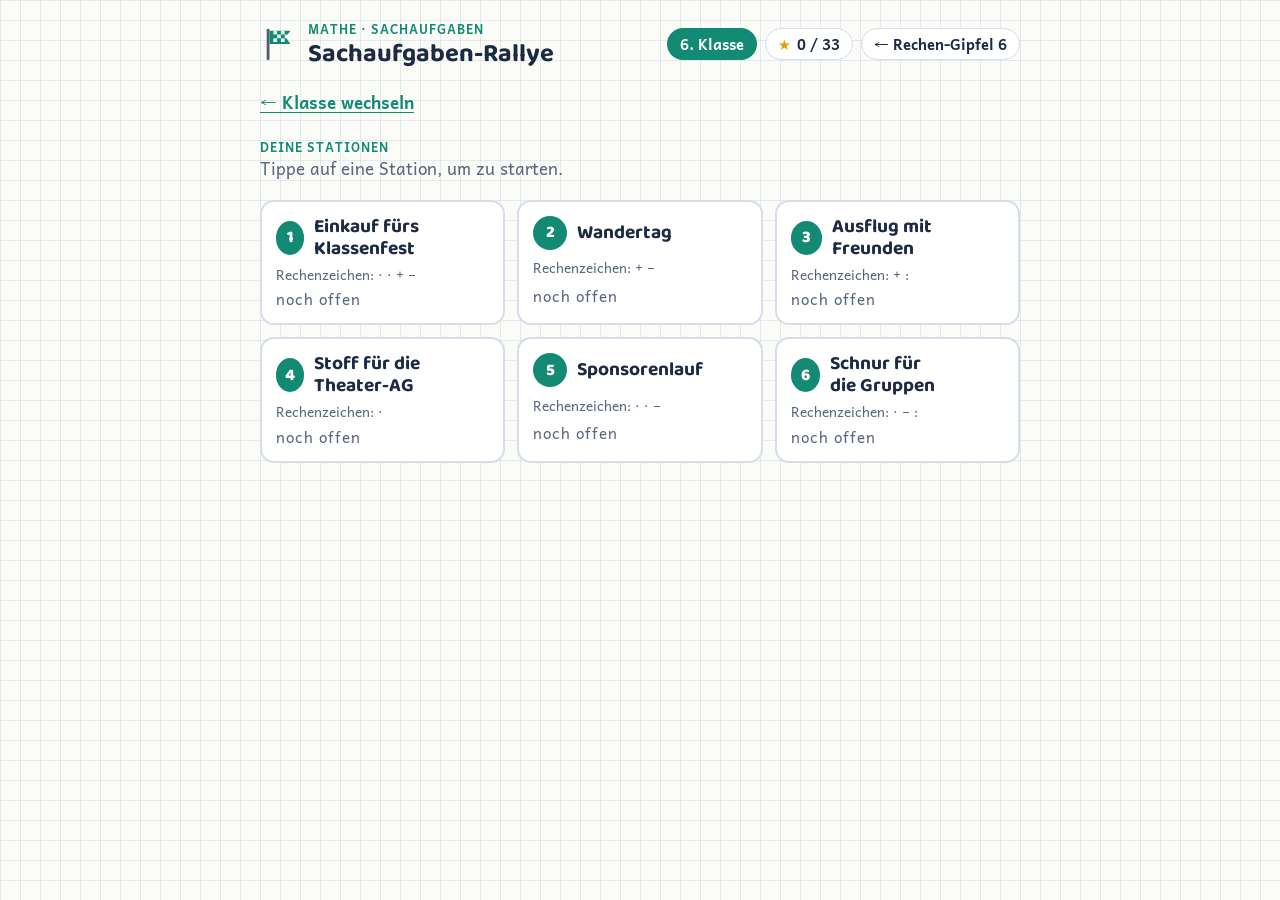
<file: einzeldatei/sachaufgaben-rallye.html>
<!doctype html>
<html lang="de">
<head>
<meta charset="utf-8">
<meta name="viewport" content="width=device-width, initial-scale=1, viewport-fit=cover">
<title>Sachaufgaben-Rallye</title>
<link rel="preconnect" href="https://fonts.googleapis.com">
<link rel="preconnect" href="https://fonts.gstatic.com" crossorigin>
<link rel="stylesheet" href="https://fonts.googleapis.com/css2?family=Baloo+2:wght@600;700;800&family=Andika:wght@400;700&display=swap">
<meta name="lernwelt-home" content="Rechen-Gipfel-6.html">
<meta name="lernwelt-name" content="Rechen-Gipfel 6">
<meta name="lernwelt-klasse" content="6">
<meta name="description" content="Sachaufgaben-Rallye: sechs Sachaufgaben, 5. Klasse mit ganzen Zahlen, 6. Klasse mit Kommazahlen.">
<style>
/* Layout: eine Spalte wie eine Heftseite auf Karopapier; Stationen als Rallye-Weg, Aufgabe als Schritt-für-Schritt-Karte */
:root { padding-top: env(safe-area-inset-top, 0px); padding-bottom: env(safe-area-inset-bottom, 0px);
  --paper: #fbfcf7;
  --grid: rgba(56, 110, 190, .12);
  --card: #ffffff;
  --ink: #1d2a44;
  --muted: #5a6680;
  --line: #d6deea;
  --blue: #1f56c8;
  --red: #c93d33;
  --red-bg: #fdeceb;
  --green: #1f7f52;
  --green-bg: #e6f5ec;
  --gold: #e3a008;
  --g5: #2e7fc1;
  --g6: #138a73;
  --accent: var(--g5);
  --font-display: "Baloo 2", "Trebuchet MS", system-ui, sans-serif;
  --font-body: "Andika", "Segoe UI", system-ui, sans-serif;
  --radius: 14px;
}
@media (prefers-color-scheme: dark) {
  :root:not([data-theme="light"]) {
    --paper: #131925; --grid: rgba(120, 160, 230, .09); --card: #1b2333; --ink: #e8edf7; --muted: #9aa6bd;
    --line: #2d3a52; --blue: #86aaff; --red: #ff8277; --red-bg: #3a2226; --green: #5fd39a; --green-bg: #1d3329;
    --gold: #f5c04a; --g5: #5aa8ec; --g6: #3cc4a7; color-scheme: dark;
  }
}
:root[data-theme="dark"] {
  --paper: #131925; --grid: rgba(120, 160, 230, .09); --card: #1b2333; --ink: #e8edf7; --muted: #9aa6bd;
  --line: #2d3a52; --blue: #86aaff; --red: #ff8277; --red-bg: #3a2226; --green: #5fd39a; --green-bg: #1d3329;
  --gold: #f5c04a; --g5: #5aa8ec; --g6: #3cc4a7; color-scheme: dark;
}
html, body { margin: 0; }
body {
  background-color: var(--paper);
  background-image:
    linear-gradient(var(--grid) 1px, transparent 1px),
    linear-gradient(90deg, var(--grid) 1px, transparent 1px);
  background-size: 20px 20px;
  color: var(--ink);
  font-family: var(--font-body);
  font-size: 17px;
  line-height: 1.5;
  padding-left: max(16px, env(safe-area-inset-left, 0px));
  padding-right: max(16px, env(safe-area-inset-right, 0px));
  padding-block: 20px 48px;
}
body.g6 { --accent: var(--g6); }
main { max-width: 760px; margin: 0 auto; display: flex; flex-direction: column; gap: 18px; }
h1, h2, h3 { font-family: var(--font-display); line-height: 1.15; margin: 0; text-wrap: balance; }
h1 { font-size: clamp(2rem, 6vw, 2.8rem); font-weight: 800; }
h2 { font-size: 1.6rem; font-weight: 700; }
h3 { font-size: 1.2rem; font-weight: 700; }
p { margin: 0; }
button { font: inherit; cursor: pointer; }
button:focus-visible, input:focus-visible { outline: 3px solid var(--accent); outline-offset: 2px; }
.muted { color: var(--muted); }
.eyebrow { font-size: .78rem; font-weight: 700; letter-spacing: .08em; text-transform: uppercase; color: var(--accent); }

/* Kopf */
.top { display: flex; align-items: center; justify-content: space-between; gap: 12px; flex-wrap: wrap; }
.brand { display: flex; align-items: center; gap: 10px; }
.flag { width: 38px; height: 38px; flex: none; }
.chip { display: inline-flex; align-items: center; gap: 6px; padding: 4px 12px; border-radius: 999px; font-weight: 700;
  background: var(--card); border: 1.5px solid var(--line); font-size: .92rem; }
a.chip { color: var(--ink); text-decoration: none; }
.chip.grade { background: var(--accent); color: #fff; border-color: transparent; }
.stars-count { color: var(--gold); }
.linkbtn { background: none; border: none; color: var(--accent); font-weight: 700; padding: 4px 0; text-decoration: underline; text-underline-offset: 3px; }

/* Start */
.hero { display: grid; gap: 14px; padding: 8px 0 4px; }
.hero p { max-width: 58ch; font-size: 1.05rem; }
.grade-pick { display: grid; grid-template-columns: repeat(auto-fit, minmax(220px, 1fr)); gap: 14px; }
.grade-btn { text-align: left; border: 2px solid var(--line); background: var(--card); border-radius: var(--radius); padding: 18px;
  display: grid; gap: 6px; color: var(--ink); transition: transform .15s, border-color .15s; }
.grade-btn:hover { transform: translateY(-2px); }
.grade-btn .big { font-family: var(--font-display); font-weight: 800; font-size: 2.2rem; line-height: 1; }
.grade-btn.b5 .big { color: var(--g5); } .grade-btn.b6 .big { color: var(--g6); }
.grade-btn.b5:hover { border-color: var(--g5); } .grade-btn.b6:hover { border-color: var(--g6); }
.how { background: var(--card); border: 1.5px dashed var(--line); border-radius: var(--radius); padding: 14px 16px; }
.how ol { margin: 6px 0 0; padding-left: 1.3em; display: grid; gap: 2px; }

/* Karte der Stationen */
.trail { display: grid; grid-template-columns: repeat(auto-fit, minmax(210px, 1fr)); gap: 12px; counter-reset: st; }
.station { position: relative; text-align: left; background: var(--card); border: 2px solid var(--line); border-radius: var(--radius);
  padding: 14px 14px 12px; display: grid; gap: 4px; color: var(--ink); min-width: 0; }
.station:hover { border-color: var(--accent); }
.station .num { font-family: var(--font-display); font-weight: 800; font-size: 1.05rem; width: 34px; height: 34px; border-radius: 50%;
  display: grid; place-items: center; background: var(--accent); color: #fff; }
.station.done { border-color: var(--green); }
.station.done .num { background: var(--green); }
.station .row { display: flex; align-items: center; gap: 10px; }
.station .stars { font-size: .95rem; letter-spacing: 1px; color: var(--gold); min-height: 1.4em; }
.station .ops { font-size: .85rem; color: var(--muted); }

/* Aufgabe */
.story { background: var(--card); border: 2px solid var(--line); border-radius: var(--radius); padding: 18px 18px 16px; display: grid; gap: 10px; }
.story .text { font-size: 1.18rem; line-height: 1.6; }
.story .text b { color: var(--accent); }
.together { font-size: .9rem; color: var(--muted); display: flex; gap: 8px; align-items: flex-start; }
.phases { display: grid; gap: 12px; }
.phase { background: var(--card); border: 2px solid var(--line); border-radius: var(--radius); padding: 14px 16px; display: grid; gap: 10px; }
.phase.active { border-color: var(--accent); box-shadow: 0 6px 0 -2px color-mix(in srgb, var(--accent) 25%, transparent); }
.phase.locked { opacity: .5; }
.phase-head { display: flex; align-items: center; gap: 10px; }
.phase-head .pn { width: 28px; height: 28px; border-radius: 50%; display: grid; place-items: center; font-weight: 700;
  background: var(--paper); border: 2px solid var(--line); font-size: .9rem; flex: none; }
.phase.active .pn { background: var(--accent); border-color: var(--accent); color: #fff; }
.phase.ok .pn { background: var(--green); border-color: var(--green); color: #fff; }
.phase-head h3 { flex: 1; }
.phase-head .star { color: var(--gold); font-size: 1.1rem; }
.choices { display: grid; gap: 8px; }
.choice { text-align: left; padding: 11px 14px; border-radius: 10px; border: 2px solid var(--line); background: var(--paper); color: var(--ink); line-height: 1.4; }
.choice:hover:not(:disabled) { border-color: var(--accent); }
.choice.right { border-color: var(--green); background: var(--green-bg); }
.choice.wrong { border-color: var(--red); background: var(--red-bg); text-decoration: line-through; text-decoration-color: var(--red); }
.choice:disabled { cursor: default; }
.summary { font-weight: 700; }
.summary.ok { color: var(--green); }

/* Rechnung im Heft-Look */
.heft { border-radius: 10px; border: 1.5px solid var(--line); padding: 10px 14px;
  background-color: var(--paper);
  background-image: linear-gradient(var(--grid) 1px, transparent 1px), linear-gradient(90deg, var(--grid) 1px, transparent 1px);
  background-size: 18px 18px; display: grid; gap: 4px; font-variant-numeric: tabular-nums; }
.heft .ln { font-size: 1.1rem; color: var(--blue); font-weight: 700; }
.heft .lab { color: var(--muted); font-weight: 400; font-size: .9rem; }
.calc { display: grid; gap: 8px; }
.calc label { font-weight: 700; }
.inrow { display: flex; gap: 8px; align-items: center; flex-wrap: wrap; }
.inrow input { font: inherit; font-size: 1.2rem; width: 9.5em; max-width: 100%; padding: 8px 12px; border-radius: 10px;
  border: 2px solid var(--line); background: var(--paper); color: var(--ink); font-variant-numeric: tabular-nums; }
.inrow input.bad { border-color: var(--red); }
.unit { font-weight: 700; font-size: 1.1rem; }
.btn { border: none; border-radius: 10px; padding: 10px 18px; font-weight: 700; background: var(--accent); color: #fff; }
.btn.ghost { background: transparent; color: var(--accent); border: 2px solid var(--accent); }
.btn:disabled { opacity: .5; cursor: default; }
.fb { font-weight: 700; min-height: 1.5em; }
.fb.no { color: var(--red); }
.fb.yes { color: var(--green); }
.tip { font-size: .95rem; background: var(--paper); border-left: 4px solid var(--gold); padding: 6px 10px; border-radius: 4px; }
.navrow { display: flex; justify-content: space-between; gap: 10px; flex-wrap: wrap; align-items: center; }

/* Ziel */
.finish { background: var(--card); border: 2px solid var(--accent); border-radius: var(--radius); padding: 22px; display: grid; gap: 14px; text-align: center; }
.finish .bigstars { font-family: var(--font-display); font-size: 3rem; font-weight: 800; color: var(--gold); line-height: 1; }
.finish table { width: 100%; border-collapse: collapse; text-align: left; font-variant-numeric: tabular-nums; }
.finish td { padding: 6px 4px; border-bottom: 1px solid var(--line); }
.finish td:last-child { text-align: right; color: var(--gold); white-space: nowrap; }
.tablewrap { overflow-x: auto; }

@keyframes pop { 0% { transform: scale(.6); opacity: 0 } 70% { transform: scale(1.15) } 100% { transform: scale(1); opacity: 1 } }
.pop { animation: pop .35s ease-out; display: inline-block; }
@media (prefers-reduced-motion: reduce) { .pop { animation: none; } .grade-btn { transition: none; } }
</style>
</head>
<body>
<main id="app" aria-live="polite"></main>

<script>
// ---------------- Daten: gleiche Geschichten, 5 = ganze Zahlen, 6 = Kommazahlen ----------------
const TASKS = [
  {
    title: 'Einkauf fürs Klassenfest', ops: '· · + −',
    text: {
      5: 'Die Klasse kauft für das Klassenfest <b>6 Kisten</b> Apfelsaft zu je <b>14 €</b> und <b>3 Pakete</b> Becher zu je <b>4 €</b>. Sie bezahlt mit einem <b>100-€-Schein</b>. Wie viel Wechselgeld bekommt sie?',
      6: 'Die Klasse kauft für das Klassenfest <b>6 Kisten</b> Apfelsaft zu je <b>13,49 €</b> und <b>3 Pakete</b> Becher zu je <b>2,85 €</b>. Sie bezahlt mit einem <b>100-€-Schein</b>. Wie viel Wechselgeld bekommt sie?'
    },
    gesucht: ['Wie viel Wechselgeld die Klasse bekommt', 'Wie viel der Apfelsaft kostet', 'Wie viele Becher die Klasse kauft'],
    plan: ['Saft berechnen (·) → Becher berechnen (·) → beides addieren (+) → von 100 € abziehen (−)',
           'Saft und Becher addieren (+) → von 100 € abziehen (−)',
           '100 € durch 6 teilen (:) → Becher abziehen (−)'],
    steps: {
      5: [['Wie viel kostet der Apfelsaft?', '14 € · 6', 84, '€'], ['Wie viel kosten die Becher?', '4 € · 3', 12, '€'],
          ['Wie viel kostet alles zusammen?', '84 € + 12 €', 96, '€'], ['Wie viel Wechselgeld gibt es?', '100 € − 96 €', 4, '€']],
      6: [['Wie viel kostet der Apfelsaft?', '13,49 € · 6', 80.94, '€'], ['Wie viel kosten die Becher?', '2,85 € · 3', 8.55, '€'],
          ['Wie viel kostet alles zusammen?', '80,94 € + 8,55 €', 89.49, '€'], ['Wie viel Wechselgeld gibt es?', '100,00 € − 89,49 €', 10.51, '€']]
    },
    answer: {
      5: ['Die Klasse bekommt 4 € Wechselgeld.', 'Die Klasse bekommt 96 € Wechselgeld.', 'Der Einkauf kostet 4 €.'],
      6: ['Die Klasse bekommt 10,51 € Wechselgeld.', 'Die Klasse bekommt 89,49 € Wechselgeld.', 'Der Einkauf kostet 10,51 €.']
    }
  },
  {
    title: 'Wandertag', ops: '+ −',
    text: {
      5: 'Die Klasse will am Wandertag <b>12 500 m</b> wandern. Am Vormittag schafft sie <b>4 875 m</b>, am Nachmittag <b>3 960 m</b>. Wie viele Meter fehlen noch bis zum Ziel?',
      6: 'Die Klasse will am Wandertag <b>12,5 km</b> wandern. Am Vormittag schafft sie <b>4,875 km</b>, am Nachmittag <b>3,96 km</b>. Wie viele Kilometer fehlen noch bis zum Ziel?'
    },
    gesucht: ['Wie weit es noch bis zum Ziel ist', 'Wie weit die Klasse am Vormittag wandert', 'Wie lange die Wanderung dauert'],
    plan: ['Vormittag und Nachmittag addieren (+) → vom Ziel abziehen (−)',
           'Vom Ziel nur den Vormittag abziehen (−) → fertig',
           'Vormittag mal Nachmittag rechnen (·) → vom Ziel abziehen (−)'],
    steps: {
      5: [['Wie weit ist die Klasse schon gewandert?', '4 875 m + 3 960 m', 8835, 'm'], ['Wie viele Meter fehlen noch?', '12 500 m − 8 835 m', 3665, 'm']],
      6: [['Wie weit ist die Klasse schon gewandert?', '4,875 km + 3,96 km', 8.835, 'km'], ['Wie viele Kilometer fehlen noch?', '12,5 km − 8,835 km', 3.665, 'km']]
    },
    answer: {
      5: ['Es fehlen noch 3 665 m bis zum Ziel.', 'Es fehlen noch 8 835 m bis zum Ziel.', 'Die Klasse ist schon am Ziel.'],
      6: ['Es fehlen noch 3,665 km bis zum Ziel.', 'Es fehlen noch 8,835 km bis zum Ziel.', 'Die Klasse ist schon am Ziel.']
    }
  },
  {
    title: 'Ausflug mit Freunden', ops: '+ :',
    text: {
      5: '<b>Vier Freunde</b> machen einen Ausflug. Die Zugfahrt kostet zusammen <b>96 €</b>, der Eintritt in den Freizeitpark <b>76 €</b>. Sie teilen sich alle Kosten gerecht. Wie viel muss jeder bezahlen?',
      6: '<b>Vier Freunde</b> machen einen Ausflug. Die Zugfahrt kostet zusammen <b>96,40 €</b>, der Eintritt in den Freizeitpark <b>75,80 €</b>. Sie teilen sich alle Kosten gerecht. Wie viel muss jeder bezahlen?'
    },
    gesucht: ['Wie viel jeder Freund bezahlen muss', 'Wie viel der Ausflug insgesamt kostet', 'Wie viel die Zugfahrt für einen kostet'],
    plan: ['Zug und Eintritt addieren (+) → durch 4 teilen (:)',
           'Nur die Zugfahrt durch 4 teilen (:) → fertig',
           'Zug und Eintritt addieren (+) → mal 4 rechnen (·)'],
    steps: {
      5: [['Wie viel kostet der Ausflug insgesamt?', '96 € + 76 €', 172, '€'], ['Wie viel muss jeder bezahlen?', '172 € : 4', 43, '€']],
      6: [['Wie viel kostet der Ausflug insgesamt?', '96,40 € + 75,80 €', 172.2, '€'], ['Wie viel muss jeder bezahlen?', '172,20 € : 4', 43.05, '€']]
    },
    answer: {
      5: ['Jeder muss 43 € bezahlen.', 'Jeder muss 172 € bezahlen.', 'Alle zusammen bezahlen 43 €.'],
      6: ['Jeder muss 43,05 € bezahlen.', 'Jeder muss 172,20 € bezahlen.', 'Alle zusammen bezahlen 43,05 €.']
    }
  },
  {
    title: 'Stoff für die Theater-AG', ops: '·',
    text: {
      5: 'Die Theater-AG braucht Stoff für die Kostüme. Sie kauft <b>45 m</b> Stoff. <b>1 m</b> kostet <b>12 €</b>. Wie viel muss die AG bezahlen?',
      6: 'Die Theater-AG braucht Stoff für die Kostüme. Sie kauft <b>4,5 m</b> Stoff. <b>1 m</b> kostet <b>12,80 €</b>. Wie viel muss die AG bezahlen?'
    },
    gesucht: ['Wie viel die AG für den Stoff bezahlen muss', 'Wie viele Meter Stoff die AG braucht', 'Wie viele Kostüme die AG näht'],
    plan: ['Preis für 1 m mal Anzahl der Meter (·)',
           'Preis für 1 m plus Anzahl der Meter (+)',
           'Preis für 1 m geteilt durch Anzahl der Meter (:)'],
    steps: {
      5: [['Wie viel kostet der Stoff?', '12 € · 45', 540, '€']],
      6: [['Wie viel kostet der Stoff?', '12,80 € · 4,5', 57.6, '€']]
    },
    answer: {
      5: ['Die AG muss 540 € bezahlen.', 'Die AG muss 57 € bezahlen.', 'Die AG kauft 540 m Stoff.'],
      6: ['Die AG muss 57,60 € bezahlen.', 'Die AG muss 17,30 € bezahlen.', 'Die AG muss 576 € bezahlen.']
    }
  },
  {
    title: 'Sponsorenlauf', ops: '· · −',
    text: {
      5: 'Beim Sponsorenlauf läuft Lisa <b>18 Runden</b>. Ihr Opa zahlt für jede Runde <b>3 €</b>. Tom läuft <b>23 Runden</b>. Seine Tante zahlt für jede Runde <b>2 €</b>. Wer erläuft mehr Geld? Wie viel mehr?',
      6: 'Beim Sponsorenlauf läuft Lisa <b>18 Runden</b>. Ihr Opa zahlt für jede Runde <b>1,25 €</b>. Tom läuft <b>23 Runden</b>. Seine Tante zahlt für jede Runde <b>0,95 €</b>. Wer erläuft mehr Geld? Wie viel mehr?'
    },
    gesucht: ['Wer mehr Geld erläuft und wie viel mehr', 'Wie viele Runden Lisa läuft', 'Wie viel Geld beide zusammen erlaufen'],
    plan: ['Lisas Geld berechnen (·) → Toms Geld berechnen (·) → Unterschied berechnen (−)',
           'Die Runden vergleichen (−) → fertig',
           'Lisas Geld berechnen (·) → Toms Geld berechnen (·) → zusammenrechnen (+)'],
    steps: {
      5: [['Wie viel Geld erläuft Lisa?', '3 € · 18', 54, '€'], ['Wie viel Geld erläuft Tom?', '2 € · 23', 46, '€'], ['Wie groß ist der Unterschied?', '54 € − 46 €', 8, '€']],
      6: [['Wie viel Geld erläuft Lisa?', '1,25 € · 18', 22.5, '€'], ['Wie viel Geld erläuft Tom?', '0,95 € · 23', 21.85, '€'], ['Wie groß ist der Unterschied?', '22,50 € − 21,85 €', 0.65, '€']]
    },
    answer: {
      5: ['Lisa erläuft 8 € mehr als Tom.', 'Tom erläuft 8 € mehr als Lisa.', 'Tom läuft mehr Runden, also erläuft er mehr Geld.'],
      6: ['Lisa erläuft 0,65 € mehr als Tom.', 'Tom erläuft 0,65 € mehr als Lisa.', 'Tom läuft mehr Runden, also erläuft er mehr Geld.']
    }
  },
  {
    title: 'Schnur für die Gruppen', ops: '· − :',
    text: {
      5: 'Der Hausmeister hat <b>1 000 m</b> Schnur. Er schneidet <b>8 Stücke</b> zu je <b>85 m</b> ab. Den Rest verteilt er gerecht auf <b>5 Gruppen</b>. Wie viele Meter Schnur bekommt jede Gruppe?',
      6: 'Der Hausmeister hat <b>100 m</b> Schnur. Er schneidet <b>8 Stücke</b> zu je <b>8,45 m</b> ab. Den Rest verteilt er gerecht auf <b>5 Gruppen</b>. Wie viele Meter Schnur bekommt jede Gruppe?'
    },
    gesucht: ['Wie viele Meter Schnur jede Gruppe bekommt', 'Wie viele Stücke der Hausmeister abschneidet', 'Wie lang ein abgeschnittenes Stück ist'],
    plan: ['Abgeschnittene Schnur berechnen (·) → Rest berechnen (−) → Rest auf 5 Gruppen verteilen (:)',
           'Die ganze Schnur durch 5 teilen (:) → fertig',
           'Abgeschnittene Schnur berechnen (·) → durch 5 teilen (:)'],
    steps: {
      5: [['Wie viel Schnur schneidet er ab?', '85 m · 8', 680, 'm'], ['Wie viel Schnur bleibt übrig?', '1 000 m − 680 m', 320, 'm'], ['Wie viel bekommt jede Gruppe?', '320 m : 5', 64, 'm']],
      6: [['Wie viel Schnur schneidet er ab?', '8,45 m · 8', 67.6, 'm'], ['Wie viel Schnur bleibt übrig?', '100 m − 67,6 m', 32.4, 'm'], ['Wie viel bekommt jede Gruppe?', '32,4 m : 5', 6.48, 'm']]
    },
    answer: {
      5: ['Jede Gruppe bekommt 64 m Schnur.', 'Jede Gruppe bekommt 320 m Schnur.', 'Jede Gruppe bekommt 200 m Schnur.'],
      6: ['Jede Gruppe bekommt 6,48 m Schnur.', 'Jede Gruppe bekommt 32,4 m Schnur.', 'Jede Gruppe bekommt 20 m Schnur.']
    }
  }
];

// ---------------- Hilfen ----------------
const $ = (s, r = document) => r.querySelector(s);
const STORE = 'sachaufgaben-rallye-v1';
function load() { try { return JSON.parse(localStorage.getItem(STORE)) || {}; } catch (e) { return {}; } }
function save() { try { localStorage.setItem(STORE, JSON.stringify(S.saved)); } catch (e) {} }

function fmt(n, grade) {
  // deutsche Schreibweise; Geldbeträge mit 2 Nachkommastellen in Jgst. 6
  let s;
  if (grade === 6 && !Number.isInteger(n) && String(n).split('.')[1].length === 1 && S.cur && S.cur.unit === '€') s = n.toFixed(2);
  else s = String(Math.round(n * 1000) / 1000);
  let [ip, fp] = s.split('.');
  ip = ip.replace(/\B(?=(\d{3})+(?!\d))/g, ' ');
  return fp ? ip + ',' + fp : ip;
}
function parseInput(raw, grade) {
  let s = String(raw).trim().replace(/[\s  ]/g, '').replace(/(€|km|m)$/i, '');
  if (grade === 5) s = s.replace(/\.(?=\d{3}(\D|$))/g, '');   // 8.835 → 8835 (Tausenderpunkt)
  s = s.replace(',', '.');
  if (!/^-?\d+(\.\d+)?$/.test(s)) return NaN;
  return Number(s);
}
function shuffle(arr, seed) {
  const a = arr.map((v, i) => ({ v, i }));
  let x = seed * 9301 + 49297;
  for (let i = a.length - 1; i > 0; i--) { x = (x * 9301 + 49297) % 233280; const j = Math.floor(x / 233280 * (i + 1)); [a[i], a[j]] = [a[j], a[i]]; }
  return a;
}
function maxStars(t, g) { return 3 + t.steps[g].length; }

// ---------------- Zustand ----------------
const S = { grade: null, view: 'start', saved: load(), task: null, cur: null };
function prog(g) { S.saved[g] = S.saved[g] || {}; return S.saved[g]; }

function setGrade(g) {
  S.grade = g;
  document.body.classList.toggle('g6', g === 6);
  S.view = 'map'; render();
}

// ---------------- Ansichten ----------------
function render() {
  const app = $('#app');
  if (S.view === 'start') app.innerHTML = viewStart();
  else if (S.view === 'map') app.innerHTML = viewMap();
  else if (S.view === 'task') { app.innerHTML = viewTask(); bindTask(); }
  else if (S.view === 'finish') app.innerHTML = viewFinish();
  bindCommon();
  window.scrollTo({ top: 0 });
}

const FLAG = `<svg class="flag" viewBox="0 0 40 40" aria-hidden="true"><rect x="7" y="4" width="3" height="33" rx="1.5" fill="currentColor" opacity=".75"/>
<path d="M10 6h22l-5 7 5 7H10z" fill="var(--accent)"/><path d="M14 6h4v4h-4zM22 6h4v4h-4zM18 10h4v4h-4zM26 10h4v4h-4zM14 14h4v4h-4zM22 14h4v4h-4z" fill="var(--card)" opacity=".85"/></svg>`;

function totalStars(g) {
  return TASKS.reduce((s, t, i) => s + ((prog(g)[i] || {}).stars || 0), 0);
}
function totalMax(g) { return TASKS.reduce((s, t) => s + maxStars(t, g), 0); }

const META = n => (document.querySelector(`meta[name="${n}"]`) || {}).content;
const HOME = META('lernwelt-home'), HOME_NAME = META('lernwelt-name') || 'Lernwelt';
function header(right = '') {
  const home = HOME ? `<a class="chip" href="${HOME}">← ${HOME_NAME}</a>` : '';
  return `<div class="top"><div class="brand">${FLAG}<div><div class="eyebrow">Mathe · Sachaufgaben</div>
  <h2>Sachaufgaben-Rallye</h2></div></div><div class="inrow">${right}${home}</div></div>`;
}

function viewStart() {
  return `${header()}
  <section class="hero">
    <h1>Lesen. Verstehen. Rechnen.</h1>
    <p>Sechs Stationen, sechs Geschichten. Bei jeder Station klärst du zuerst, was gesucht ist, und wählst den richtigen Rechenweg. Dann rechnest du Schritt für Schritt und findest den passenden Antwortsatz.</p>
  </section>
  <div class="grade-pick">
    <button class="grade-btn b5" data-grade="5" id="pick5"><span class="big">5. Klasse</span><span>Ganze Zahlen</span>
      <span class="muted">${totalStars(5)} von ${totalMax(5)} ★ gesammelt</span></button>
    <button class="grade-btn b6" data-grade="6" id="pick6"><span class="big">6. Klasse</span><span>Kommazahlen</span>
      <span class="muted">${totalStars(6)} von ${totalMax(6)} ★ gesammelt</span></button>
  </div>
  <div class="how"><b>So geht die Rallye</b>
    <ol>
      <li>Lest die Geschichte gemeinsam und besprecht: Worum geht es?</li>
      <li>Wähle aus, was gesucht ist.</li>
      <li>Wähle den richtigen Rechenweg.</li>
      <li>Rechne in deinem Heft und tippe die Ergebnisse ein.</li>
      <li>Wähle den richtigen Antwortsatz.</li>
    </ol>
    <p class="muted" style="margin-top:8px">Klappt ein Schritt beim ersten Versuch, bekommst du einen ★.</p>
  </div>`;
}

function viewMap() {
  const g = S.grade, p = prog(g);
  const cards = TASKS.map((t, i) => {
    const r = p[i] || {};
    const st = r.done ? '★'.repeat(r.stars) + '<span class="muted">' + '☆'.repeat(maxStars(t, g) - r.stars) + '</span>' : '';
    return `<button class="station ${r.done ? 'done' : ''}" data-open="${i}" id="st${i}">
      <div class="row"><span class="num">${r.done ? '✓' : i + 1}</span><h3>${t.title}</h3></div>
      <div class="ops">Rechenzeichen: ${t.ops}</div>
      <div class="stars" aria-label="${r.stars || 0} Sterne">${st || '<span class="muted">noch offen</span>'}</div>
    </button>`;
  }).join('');
  const allDone = TASKS.every((t, i) => (p[i] || {}).done);
  return `${header(`<span class="chip grade">${g}. Klasse</span><span class="chip"><span class="stars-count">★</span> ${totalStars(g)} / ${totalMax(g)}</span>`)}
  <div class="navrow"><button class="linkbtn" data-go="start">← Klasse wechseln</button>
    ${allDone ? '<button class="btn" data-go="finish">Zum Ziel 🏁</button>' : ''}</div>
  <div><div class="eyebrow">Deine Stationen</div><p class="muted">Tippe auf eine Station, um zu starten.</p></div>
  <div class="trail">${cards}</div>`;
}

function startTask(i) {
  const t = TASKS[i], g = S.grade;
  S.task = { i, phase: 0, step: 0, stars: 0, tries: 0, done: [], wrong: {}, gOrder: shuffle(t.gesucht, i + 1), pOrder: shuffle(t.plan, i + 7),
             aOrder: shuffle(t.answer[g], i + 13), results: [] };
  S.view = 'task'; render();
}

function viewTask() {
  const T = S.task, t = TASKS[T.i], g = S.grade;
  const steps = t.steps[g];
  const ph = (n, title, body, summary) => {
    const cls = T.phase === n ? 'active' : (T.phase > n ? 'ok' : 'locked');
    const star = T.done[n] === true ? '<span class="star pop">★</span>' : '';
    return `<section class="phase ${cls}" aria-label="${title}">
      <div class="phase-head"><span class="pn">${T.phase > n ? '✓' : n + 1}</span><h3>${title}</h3>${star}</div>
      ${T.phase === n ? body : (T.phase > n ? `<p class="summary ok">${summary}</p>` : '')}</section>`;
  };
  const choiceList = (order, key) => order.map(o => {
    const w = (T.wrong[key] || []).includes(o.i);
    return `<button class="choice ${w ? 'wrong' : ''}" data-choice="${o.i}" data-key="${key}" ${w ? 'disabled' : ''}>${o.v}</button>`;
  }).join('');

  // Phase 3: Rechnen
  let heft = T.results.map((r, k) => `<div class="ln"><span class="lab">${steps[k][0]}</span><br>${steps[k][1]} = ${fmtVal(steps[k][2], steps[k][3])}</div>`).join('');
  let calcBody = '';
  if (T.phase === 2) {
    const s = steps[T.step];
    S.cur = { unit: s[3] };
    const tip = T.tries >= 2 ? `<p class="tip"><b>Tipp:</b> Rechne ${s[1]}.</p>` : '';
    calcBody = `${heft ? `<div class="heft">${heft}</div>` : ''}
      <form class="calc" id="calcform" autocomplete="off">
        <label for="ans">${s[0]}</label>
        <div class="inrow"><input id="ans" inputmode="decimal" aria-describedby="fb" placeholder="Ergebnis"><span class="unit">${s[3]}</span>
          <button class="btn" type="submit">Prüfen</button></div>
        <p class="fb ${T.fbClass || ''}" id="fb">${T.fb || ''}</p>${tip}
      </form>
      <p class="muted">Rechne schriftlich in deinem Heft. Schritt ${T.step + 1} von ${steps.length}.</p>`;
  }
  const finished = T.phase > 3;
  return `${header(`<span class="chip grade">${g}. Klasse</span><span class="chip"><span class="stars-count">★</span> ${T.stars} / ${maxStars(t, g)}</span>`)}
  <div class="navrow"><button class="linkbtn" data-go="map">← Alle Stationen</button><span class="muted">Station ${T.i + 1} von ${TASKS.length}</span></div>
  <article class="story">
    <div class="eyebrow">Station ${T.i + 1}</div>
    <h2>${t.title}</h2>
    <p class="text">${t.text[g]}</p>
    <p class="together">💬 <span>Erst gemeinsam lesen und besprechen: Worum geht es? Dann allein lösen.</span></p>
  </article>
  <div class="phases">
    ${ph(0, 'Was ist gesucht?', `<div class="choices">${choiceList(T.gOrder, 'g')}</div><p class="fb no">${T.fb || ''}</p>`, t.gesucht[0])}
    ${ph(1, 'Welcher Rechenweg passt?', `<div class="choices">${choiceList(T.pOrder, 'p')}</div><p class="fb no">${T.fb || ''}</p>`, t.plan[0])}
    ${ph(2, 'Rechnen', calcBody, `<div class="heft">${heft}</div>`)}
    ${ph(3, 'Welcher Antwortsatz stimmt?', `<div class="choices">${choiceList(T.aOrder, 'a')}</div><p class="fb no">${T.fb || ''}</p>`, 'A: ' + t.answer[g][0])}
  </div>
  ${finished ? `<div class="finish"><div class="bigstars pop">${'★'.repeat(T.stars)}<span class="muted" style="font-size:2rem">${'☆'.repeat(maxStars(t, g) - T.stars)}</span></div>
     <h2>Station geschafft!</h2><p class="muted">Du hast ${T.stars} von ${maxStars(t, g)} Sternen gesammelt.</p>
     <div class="navrow" style="justify-content:center">
       <button class="btn ghost" data-retry="${T.i}">Station wiederholen</button>
       ${T.i + 1 < TASKS.length ? `<button class="btn" data-open="${T.i + 1}">Nächste Station →</button>` : '<button class="btn" data-go="finish">Zum Ziel 🏁</button>'}
     </div></div>` : ''}`;
}

function fmtVal(v, unit) {
  let s;
  if (unit === '€' && S.grade === 6) s = v.toFixed(2);
  else s = String(Math.round(v * 1000) / 1000);
  let [ip, fp] = s.split('.');
  ip = ip.replace(/\B(?=(\d{3})+(?!\d))/g, ' ');
  return (fp ? ip + ',' + fp : ip) + ' ' + unit;
}

function bindTask() {
  const T = S.task, t = TASKS[T.i], g = S.grade;
  document.querySelectorAll('[data-choice]').forEach(b => b.addEventListener('click', () => {
    const key = b.dataset.key, idx = +b.dataset.choice;
    if (idx === 0) {
      if (!(T.wrong[key] || []).length) { T.stars++; T.done[T.phase] = true; }
      T.phase++; T.fb = ''; T.tries = 0;
      if (T.phase > 3) finishTask();
      render();
      const act = document.querySelector('.phase.active') || document.querySelector('.finish');
      if (act) act.scrollIntoView({ behavior: matchMedia('(prefers-reduced-motion: reduce)').matches ? 'auto' : 'smooth', block: 'center' });
      const inp = $('#ans'); if (inp) inp.focus({ preventScroll: true });
    } else {
      (T.wrong[key] = T.wrong[key] || []).push(idx);
      T.fb = key === 'g' ? 'Noch nicht. Lies die Frage am Ende der Geschichte noch einmal.'
           : key === 'p' ? 'Noch nicht. Überlege: Was musst du zuerst ausrechnen?'
           : 'Noch nicht. Passt die Zahl? Passt die Einheit? Beantwortet der Satz die Frage?';
      render();
      const act = document.querySelector('.phase.active'); if (act) act.scrollIntoView({ block: 'center' });
    }
  }));
  const f = $('#calcform');
  if (f) f.addEventListener('submit', e => {
    e.preventDefault();
    const s = t.steps[g][T.step];
    const raw = $('#ans').value;
    const v = parseInput(raw, g);
    if (raw.trim() === '') { T.fb = 'Tippe zuerst ein Ergebnis ein.'; T.fbClass = 'no'; render(); $('#ans').focus(); return; }
    if (Number.isNaN(v)) { T.fb = 'Schreibe nur die Zahl, zum Beispiel ' + (g === 6 ? '12,75' : '348') + '.'; T.fbClass = 'no'; render(); $('#ans').focus(); return; }
    if (Math.abs(v - s[2]) < 1e-6) {
      if (T.tries === 0) T.stars++;
      T.results.push(v); T.tries = 0; T.fb = ''; T.fbClass = '';
      T.step++;
      if (T.step >= t.steps[g].length) { T.done[2] = T.results.length && !T.calcMiss; T.phase = 3; }
      render();
      const act = document.querySelector('.phase.active'); if (act) act.scrollIntoView({ block: 'center' });
      const inp = $('#ans'); if (inp) inp.focus({ preventScroll: true });
    } else {
      T.tries++; T.calcMiss = true;
      T.fb = T.tries >= 2 ? 'Noch nicht richtig. Schau dir den Tipp an.' : 'Noch nicht richtig. Rechne noch einmal nach' + (g === 6 ? ' – Komma unter Komma!' : '.');
      T.fbClass = 'no';
      render();
      const inp = $('#ans'); if (inp) { inp.value = raw; inp.classList.add('bad'); inp.focus(); inp.select(); }
    }
  });
}

function finishTask() {
  const T = S.task, p = prog(S.grade);
  const old = p[T.i] || {};
  p[T.i] = { done: true, stars: Math.max(T.stars, old.stars || 0) };
  save();
}

function viewFinish() {
  const g = S.grade, p = prog(g);
  const rows = TASKS.map((t, i) => `<tr><td>${i + 1}. ${t.title}</td><td>${'★'.repeat((p[i] || {}).stars || 0)}<span class="muted">${'☆'.repeat(maxStars(t, g) - ((p[i] || {}).stars || 0))}</span></td></tr>`).join('');
  const ts = totalStars(g), tm = totalMax(g);
  const msg = ts >= tm * 0.85 ? 'Super! Du bist ein echter Sachaufgaben-Profi.' : ts >= tm * 0.6 ? 'Gut gemacht! Wiederhole die Stationen mit wenigen Sternen.' : 'Du hast es geschafft! Übe die Stationen noch einmal – dann klappt es beim ersten Versuch.';
  return `${header(`<span class="chip grade">${g}. Klasse</span>`)}
  <div class="finish">
    <div class="eyebrow">Ziel erreicht</div>
    <div class="bigstars pop">★ ${ts} / ${tm}</div>
    <h2>${msg}</h2>
    <div class="tablewrap"><table>${rows}</table></div>
    <div class="navrow" style="justify-content:center">
      <button class="btn ghost" data-go="map">Zu den Stationen</button>
      <button class="btn ghost" data-reset="${g}" id="resetbtn">Rallye neu starten</button>
    </div>
  </div>`;
}

function bindCommon() {
  document.querySelectorAll('[data-grade]').forEach(b => b.addEventListener('click', () => setGrade(+b.dataset.grade)));
  document.querySelectorAll('[data-open]').forEach(b => b.addEventListener('click', () => startTask(+b.dataset.open)));
  document.querySelectorAll('[data-retry]').forEach(b => b.addEventListener('click', () => startTask(+b.dataset.retry)));
  document.querySelectorAll('[data-go]').forEach(b => b.addEventListener('click', () => {
    S.view = b.dataset.go;
    if (S.view === 'start') document.body.classList.remove('g6');
    render();
  }));
  document.querySelectorAll('[data-reset]').forEach(b => b.addEventListener('click', () => {
    if (b.dataset.confirm) { S.saved[S.grade] = {}; save(); S.view = 'map'; render(); }
    else { b.dataset.confirm = '1'; b.textContent = 'Wirklich alle Sterne löschen?'; }
  }));
}

(function boot() {
  const h = (location.hash || '').toLowerCase();
  const g = h === '#klasse5' ? 5 : h === '#klasse6' ? 6 : +(META('lernwelt-klasse') || 0);
  if (g === 5 || g === 6) setGrade(g); else render();
})();
</script>
</body>
</html>
</file>
<file: css/style.css>
/* Rechen-Gipfel
   Layout: eine Spalte auf Karopapier; beim Üben links die Aufgabe, rechts Gamsi, Zahlenfeld und Knöpfe.
   Farben der vier Berge wie auf den Merkplakaten: Plus grün, Minus blau, Mal pink, Geteilt orange. */
:root {
  --paper: #fbfcfe;
  --grid: #e3eaf3;
  --card: #ffffff;
  --fg: #1c2433;
  --muted: #5a6476;
  --line: #c7d1de;
  --ink: #1d4fa8;            /* Füller-Blau für eigene Eingaben */
  --red: #c42a40;            /* Korrekturrot */
  --red-soft: #fde4e8;
  --ok: #24794f;
  --ok-soft: #dcf2e5;
  --sun: #f2ad00;
  --sun-soft: #fff2c7;
  --snow: #ffffff;
  --add: #5e9a1c;  --add-soft: #e9f4d6;
  --sub: #1a86c2;  --sub-soft: #d9eefa;
  --mul: #cf3f84;  --mul-soft: #fbdeec;
  --div: #dd6b12;  --div-soft: #fde5d0;
  --accent: var(--add);
  --accent-soft: var(--add-soft);
  --shadow: 0 2px 0 rgba(28, 36, 51, .08), 0 8px 24px rgba(28, 36, 51, .06);
  --font-display: 'Baloo 2', 'Andika', 'Trebuchet MS', system-ui, sans-serif;
  --font-body: 'Andika', 'Segoe UI', system-ui, sans-serif;
  --cell: clamp(36px, 9vw, 54px);
  --radius: 18px;
}
@media (prefers-color-scheme: dark) {
  :root:not([data-theme="light"]) {
    --paper: #131a27; --grid: #1c2638; --card: #1a2333; --fg: #e9edf4; --muted: #a4aec0; --line: #34425a;
    --ink: #8fb4ff; --red: #ff7d8f; --red-soft: #43202a; --ok: #59d08f; --ok-soft: #173a29; --sun: #ffc93d; --sun-soft: #3f3313; --snow: #dce5f2;
    --add: #8ccf45; --add-soft: #253517; --sub: #4fb6ee; --sub-soft: #15304a; --mul: #f070ad; --mul-soft: #3d1a2c; --div: #ff9a4d; --div-soft: #3f2614;
    --shadow: 0 2px 0 rgba(0, 0, 0, .3), 0 8px 24px rgba(0, 0, 0, .25);
    color-scheme: dark;
  }
}
:root[data-theme="dark"] {
  --paper: #131a27; --grid: #1c2638; --card: #1a2333; --fg: #e9edf4; --muted: #a4aec0; --line: #34425a;
  --ink: #8fb4ff; --red: #ff7d8f; --red-soft: #43202a; --ok: #59d08f; --ok-soft: #173a29; --sun: #ffc93d; --sun-soft: #3f3313; --snow: #dce5f2;
  --add: #8ccf45; --add-soft: #253517; --sub: #4fb6ee; --sub-soft: #15304a; --mul: #f070ad; --mul-soft: #3d1a2c; --div: #ff9a4d; --div-soft: #3f2614;
  --shadow: 0 2px 0 rgba(0, 0, 0, .3), 0 8px 24px rgba(0, 0, 0, .25);
  color-scheme: dark;
}
[data-op="add"] { --accent: var(--add); --accent-soft: var(--add-soft); }
[data-op="sub"] { --accent: var(--sub); --accent-soft: var(--sub-soft); }
[data-op="mul"] { --accent: var(--mul); --accent-soft: var(--mul-soft); }
[data-op="div"] { --accent: var(--div); --accent-soft: var(--div-soft); }

* { box-sizing: border-box; }
html, body { margin: 0; }
body {
  font-family: var(--font-body);
  font-size: 17px;
  line-height: 1.5;
  color: var(--fg);
  background-color: var(--paper);
  background-image:
    linear-gradient(var(--grid) 1px, transparent 1px),
    linear-gradient(90deg, var(--grid) 1px, transparent 1px);
  background-size: 26px 26px;
  min-height: 100vh;
}
[hidden] { display: none !important; }
button { font: inherit; color: inherit; }
:focus-visible { outline: 3px solid var(--sun); outline-offset: 2px; }

.app {
  max-width: 1080px;
  margin: 0 auto;
  padding-block: 24px 48px;
  padding-left: max(16px, env(safe-area-inset-left, 0px));
  padding-right: max(16px, env(safe-area-inset-right, 0px));
}
.screen { display: flex; flex-direction: column; gap: 20px; animation: rise .35s ease both; }
@keyframes rise { from { transform: translateY(8px); opacity: .4; } to { transform: none; opacity: 1; } }

h1, h2, h3 { font-family: var(--font-display); line-height: 1.1; margin: 0; text-wrap: balance; }
h1 { font-size: clamp(44px, 8vw, 76px); font-weight: 800; letter-spacing: -.01em; }
.eyebrow { margin: 0; font-weight: 700; color: var(--muted); text-transform: uppercase; letter-spacing: .08em; font-size: 13px; }
.lead { margin: 0; font-size: 18px; color: var(--muted); max-width: 58ch; }
.pick-title { font-size: 26px; font-weight: 700; }

/* ---------- Start ---------- */
.hero { display: flex; gap: 24px; align-items: center; justify-content: space-between; flex-wrap: wrap; }
.hero-text { display: flex; flex-direction: column; gap: 8px; min-width: 0; flex: 1 1 380px; }
.hero-side { display: flex; flex-direction: column; align-items: center; gap: 8px; }
.score-pill { font-family: var(--font-display); font-weight: 700; font-size: 18px; background: var(--sun-soft); color: var(--fg); border: 2px solid var(--sun); border-radius: 999px; padding: 2px 16px; font-variant-numeric: tabular-nums; }

.op-grid { display: grid; grid-template-columns: repeat(4, minmax(0, 1fr)); gap: 16px; }
@media (max-width: 860px) { .op-grid { grid-template-columns: repeat(2, minmax(0, 1fr)); } }
@media (max-width: 420px) { .op-grid { grid-template-columns: minmax(0, 1fr); } }
.op-card {
  display: flex; flex-direction: column; gap: 6px; text-align: left;
  background: var(--card); border: 3px solid var(--accent); border-radius: var(--radius);
  padding: 0 0 16px; cursor: pointer; overflow: hidden; box-shadow: var(--shadow);
  transition: transform .15s ease;
}
.op-card:hover { transform: translateY(-3px); }
.op-card svg { display: block; width: 100%; height: auto; max-height: 130px; background: var(--accent-soft); }
@media (max-width: 420px) { .op-card svg { height: 110px; } }
.op-card .op-name { font-family: var(--font-display); font-weight: 800; font-size: 26px; padding: 4px 16px 0; color: var(--fg); }
.op-card .op-sub { padding: 0 16px; color: var(--muted); font-size: 15px; }
.op-card .op-progress { padding: 4px 16px 0; font-size: 14px; font-weight: 700; color: var(--accent); }

.home-foot { display: flex; gap: 12px; align-items: center; flex-wrap: wrap; padding-top: 8px; }
.link-btn { background: none; border: 0; padding: 4px 0; color: var(--muted); text-decoration: underline; cursor: pointer; font-size: 15px; }
.reset-confirm { display: flex; gap: 8px; align-items: center; flex-wrap: wrap; font-size: 15px; }

/* ---------- Auswahl Verfahren / Stufe ---------- */
.crumbs { display: flex; gap: 12px; align-items: center; flex-wrap: wrap; color: var(--muted); font-weight: 700; }
.back-btn { background: var(--card); border: 2px solid var(--line); border-radius: 999px; padding: 6px 14px; cursor: pointer; font-weight: 700; }
.back-btn:hover { border-color: var(--accent); }
.choice-grid { display: grid; grid-template-columns: repeat(2, minmax(0, 1fr)); gap: 18px; }
@media (max-width: 680px) { .choice-grid { grid-template-columns: minmax(0, 1fr); } }
.choice {
  display: flex; flex-direction: column; gap: 10px; text-align: left; cursor: pointer;
  background: var(--card); border: 3px solid var(--accent); border-radius: var(--radius);
  padding: 20px; box-shadow: var(--shadow); min-width: 0; transition: transform .15s ease;
}
.choice:hover { transform: translateY(-3px); }
.choice h3 { font-size: 30px; font-weight: 800; }
.choice p { margin: 0; color: var(--muted); }
.choice .example { background: var(--accent-soft); border-radius: 12px; padding: 10px 14px; font-size: 18px; font-variant-numeric: tabular-nums; overflow-x: auto; }
.choice .example pre { margin: 0; font-family: var(--font-body); font-size: 18px; line-height: 1.3; }
.trail { display: flex; gap: 6px; align-items: flex-end; flex-wrap: wrap; }
.hut { display: flex; flex-direction: column; align-items: center; gap: 2px; font-size: 12px; font-weight: 700; color: var(--muted); }
.hut svg { width: 40px; height: 34px; }
.trail-note { font-size: 14px; font-weight: 700; color: var(--accent); }

/* ---------- Üben ---------- */
.play-bar { display: flex; gap: 12px; align-items: center; justify-content: space-between; flex-wrap: wrap; }
.play-info { display: flex; gap: 8px; flex-wrap: wrap; }
.badge { display: inline-block; background: var(--accent); color: var(--card); font-weight: 700; border-radius: 999px; padding: 3px 14px; font-size: 15px; }
.badge.soft { background: var(--accent-soft); color: var(--fg); }
.play-score { font-family: var(--font-display); font-weight: 700; font-size: 20px; font-variant-numeric: tabular-nums; }
.dots { display: flex; gap: 8px; }
.dot { width: 34px; height: 10px; border-radius: 6px; background: var(--line); }
.dot.now { background: var(--sun); }
.dot.ok { background: var(--ok); }
.dot.meh { background: var(--accent); opacity: .55; }
.dot.bonus { outline: 2px dashed var(--sun); outline-offset: 2px; }

.play-main { display: grid; grid-template-columns: minmax(0, 1fr) 320px; gap: 20px; align-items: start; }
@media (max-width: 860px) { .play-main { grid-template-columns: minmax(0, 1fr); } }
.task-card { background: var(--card); border: 3px solid var(--accent); border-radius: var(--radius); padding: 20px; display: flex; flex-direction: column; gap: 16px; box-shadow: var(--shadow); min-width: 0; }
.task-kicker { margin: 0; font-weight: 700; color: var(--accent); text-transform: uppercase; letter-spacing: .06em; font-size: 13px; }
.task-title { font-size: clamp(28px, 5vw, 40px); font-weight: 800; font-variant-numeric: tabular-nums; }
.work { overflow-x: auto; padding: 4px 2px 8px; }

.sach { background: var(--accent-soft); border-radius: 14px; padding: 14px 16px; display: flex; flex-direction: column; gap: 12px; }
.sach p { margin: 0; font-size: 18px; max-width: 62ch; }
.sach .q { font-weight: 700; }
.opt-row { display: flex; gap: 10px; flex-wrap: wrap; }
.opt { background: var(--card); border: 2px solid var(--line); border-radius: 12px; padding: 8px 16px; font-size: 20px; font-weight: 700; cursor: pointer; font-variant-numeric: tabular-nums; }
.opt:hover { border-color: var(--accent); }
.opt.wrong { border-color: var(--red); background: var(--red-soft); animation: shake .3s; }
.opt.right { border-color: var(--ok); background: var(--ok-soft); }
@keyframes shake { 25% { transform: translateX(-4px); } 75% { transform: translateX(4px); } }
.answer-box { background: var(--ok-soft); border: 2px solid var(--ok); border-radius: 14px; padding: 12px 16px; font-size: 18px; }
.answer-box b { font-family: var(--font-display); }

/* Rechenkästchen */
.grid { display: grid; grid-template-columns: repeat(var(--cols), var(--cell)); width: max-content; }
.cell {
  width: var(--cell); height: var(--cell);
  display: flex; align-items: center; justify-content: center;
  border-right: 1px solid var(--line); border-bottom: 1px solid var(--line);
  font-size: calc(var(--cell) * .58); font-weight: 700; line-height: 1;
  background: transparent; padding: 0; font-variant-numeric: tabular-nums;
}
.cell.first { border-left: 1px solid var(--line); }
.cell.top { border-top: 1px solid var(--line); }
.cell.rule { border-top: 4px solid var(--fg); }
.cell.sign { color: var(--fg); }
.cell.small { font-size: calc(var(--cell) * .36); color: var(--muted); }
.cell.in { background: var(--card); color: var(--ink); cursor: pointer; border-radius: 0; border-left: 0; border-top-style: solid; }
.cell.in:hover { background: var(--sun-soft); }
.cell.sel { box-shadow: inset 0 0 0 3px var(--sun); background: var(--sun-soft); }
.cell.ok { background: var(--ok-soft); }
.cell.bad { background: var(--red-soft); }
.cell.shown { color: var(--red); }
.cell.mark { color: var(--ink); }
.cell.hl { background: var(--sun-soft); }
.cell.ul { border-bottom: 3px solid var(--fg); }
.cell.down { color: var(--accent); }
.grid-legend { font-size: 14px; color: var(--muted); margin: 8px 0 0; }

/* Rechnen in Schritten */
.steps { display: flex; flex-direction: column; gap: 10px; }
.hs-row { display: flex; flex-wrap: wrap; align-items: center; gap: 8px; font-size: clamp(22px, 4vw, 28px); font-weight: 700; font-variant-numeric: tabular-nums; }
.hs-row.final { border-top: 3px solid var(--fg); padding-top: 10px; margin-top: 4px; }
.slot {
  min-width: calc(var(--w) * 0.75em + 0.8em); height: 1.7em; padding: 0 .3em;
  border: 2px dashed var(--line); border-radius: 10px; background: var(--card); color: var(--ink);
  font-weight: 700; font-size: inherit; cursor: pointer; text-align: right; font-variant-numeric: tabular-nums;
}
.slot.given { border-style: solid; border-color: transparent; background: var(--accent-soft); color: var(--fg); cursor: default; }
.slot.sel { border-style: solid; border-color: var(--sun); background: var(--sun-soft); }
.slot.ok { border-style: solid; border-color: var(--ok); background: var(--ok-soft); }
.slot.bad { border-style: solid; border-color: var(--red); background: var(--red-soft); }
.slot.shown { color: var(--red); }
.ref { color: var(--muted); min-width: 1.5em; text-align: right; }

/* Division Schritt für Schritt */
.div-prompt { display: flex; flex-wrap: wrap; gap: 10px; align-items: center; background: var(--sun-soft); border-radius: 14px; padding: 10px 14px; font-size: 20px; font-weight: 700; }
.div-prompt .slot { min-width: 3.2em; }
.div-done { background: var(--ok-soft); }

/* Seitenleiste */
.side { display: flex; flex-direction: column; gap: 14px; }
.coach { display: flex; gap: 10px; align-items: flex-start; }
.bubble {
  position: relative; flex: 1; min-width: 0; background: var(--card); border: 2px solid var(--line);
  border-radius: 16px; padding: 10px 14px; font-size: 16px; min-height: 64px;
}
.bubble.good { border-color: var(--ok); background: var(--ok-soft); }
.bubble.oops { border-color: var(--red); background: var(--red-soft); }
.bubble.tip { border-color: var(--sun); background: var(--sun-soft); }
.bubble ol { margin: 6px 0 0; padding-left: 20px; }
.bubble li { margin: 2px 0; font-size: 15px; }

.pad { display: grid; grid-template-columns: repeat(4, minmax(0, 1fr)); gap: 8px; }
.key {
  height: 56px; border-radius: 14px; border: 2px solid var(--line); background: var(--card);
  font-family: var(--font-display); font-size: 26px; font-weight: 700; cursor: pointer; touch-action: manipulation;
}
.key:hover { border-color: var(--accent); }
.key:active { transform: translateY(1px); background: var(--accent-soft); }
.key.wide { grid-column: span 2; }
.key.fn { font-size: 18px; color: var(--muted); }
.actions { display: grid; grid-template-columns: 1fr 2fr; gap: 10px; }
.btn {
  border-radius: 14px; border: 2px solid transparent; padding: 12px 18px; cursor: pointer;
  font-family: var(--font-display); font-weight: 700; font-size: 20px;
}
.btn.primary { background: var(--accent); color: var(--card); }
.btn.primary:hover { filter: brightness(1.05); }
.btn.ghost { background: var(--card); border-color: var(--line); }
.btn.ghost:hover { border-color: var(--accent); }
.btn.small { font-size: 15px; padding: 6px 12px; border-radius: 10px; }
.btn.danger { background: var(--red); color: var(--card); }
.btn:disabled { opacity: .45; cursor: not-allowed; }

/* Maskottchen */
.mascot { width: 120px; height: 120px; }
.mascot.small { width: 64px; height: 64px; flex-shrink: 0; }
.mascot.big { width: 150px; height: 150px; }
.mascot svg { width: 100%; height: 100%; }
.mascot.hop svg { animation: hop .5s ease; }
@keyframes hop { 40% { transform: translateY(-10px) rotate(-4deg); } }

/* Rundenende */
.done-card { background: var(--card); border: 3px solid var(--accent); border-radius: var(--radius); padding: 28px 20px; display: flex; flex-direction: column; align-items: center; gap: 14px; text-align: center; box-shadow: var(--shadow); }
.done-card h2 { font-size: clamp(30px, 6vw, 46px); font-weight: 800; }
.done-stars { display: flex; gap: 8px; }
.done-stars svg { width: 56px; height: 56px; }
.done-actions { display: flex; gap: 10px; flex-wrap: wrap; justify-content: center; }

#confetti { position: fixed; inset: 0; width: 100%; height: 100%; pointer-events: none; z-index: 20; }
.noscript { padding: 20px; }

@media (prefers-reduced-motion: reduce) {
  *, *::before, *::after { animation: none !important; transition: none !important; }
}

/* ---------- Klasse 6: Dezimalzahlen und rationale Zahlen ---------- */
:root { --ratadd: #0d8a86; --ratadd-soft: #d5f1ef; --ratsub: #6b4fc8; --ratsub-soft: #e7e1fa; }
@media (prefers-color-scheme: dark) { :root:not([data-theme="light"]) { --ratadd: #3fd0c9; --ratadd-soft: #123634; --ratsub: #a891ff; --ratsub-soft: #2a2148; } }
:root[data-theme="dark"] { --ratadd: #3fd0c9; --ratadd-soft: #123634; --ratsub: #a891ff; --ratsub-soft: #2a2148; }
[data-op="ratadd"] { --accent: var(--ratadd); --accent-soft: var(--ratadd-soft); }
[data-op="ratsub"] { --accent: var(--ratsub); --accent-soft: var(--ratsub-soft); }
.world-title { font-size: 22px; font-weight: 800; margin-top: 4px; }
.world-note { margin: -12px 0 0; color: var(--muted); }
.op-grid.two { grid-template-columns: repeat(4, minmax(0, 1fr)); }
@media (max-width: 860px) { .op-grid.two { grid-template-columns: repeat(2, minmax(0, 1fr)); } }
@media (max-width: 420px) { .op-grid.two { grid-template-columns: minmax(0, 1fr); } }
.cell.comma { font-weight: 800; color: var(--fg); }
.cell.fill { color: var(--accent); }
.combo { display: flex; flex-direction: column; gap: 18px; }
.combo-part { display: flex; flex-direction: column; gap: 8px; }
.combo-label { margin: 0; font-weight: 700; color: var(--accent); }
.div-original { font-size: clamp(26px, 5vw, 34px); font-weight: 800; font-variant-numeric: tabular-nums; }
.div-wrap { display: flex; flex-direction: column; gap: 12px; }
.hint-visual { overflow-x: auto; background: var(--sun-soft); border-radius: 14px; padding: 8px; }
.hint-visual svg { display: block; width: 100%; min-width: 480px; height: auto; }
.hint-visual p { margin: 0 4px 4px; font-size: 15px; font-weight: 700; }

/* Extra: Sachaufgaben-Rallye */
.extra-card { display: flex; gap: 14px; align-items: center; background: var(--card); color: var(--fg); text-decoration: none;
  border: 3px dashed var(--line); border-radius: var(--radius); padding: 16px 18px; box-shadow: var(--shadow); transition: transform .15s ease, border-color .15s ease; }
.extra-card:hover { transform: translateY(-3px); border-color: var(--muted); }
.extra-card:focus-visible { outline: 3px solid var(--fg); outline-offset: 3px; }
.extra-flag { width: 46px; height: 46px; flex: none; color: var(--fg); }
.extra-text { display: flex; flex-direction: column; gap: 2px; min-width: 0; }
.extra-kicker { font-size: 13px; font-weight: 700; letter-spacing: .06em; text-transform: uppercase; color: var(--muted); }
.extra-name { font-family: var(--font-display); font-weight: 800; font-size: 24px; line-height: 1.1; }
.extra-sub { color: var(--muted); font-size: 15px; }
@media (prefers-reduced-motion: reduce) { .extra-card { transition: none; } }
</file>
